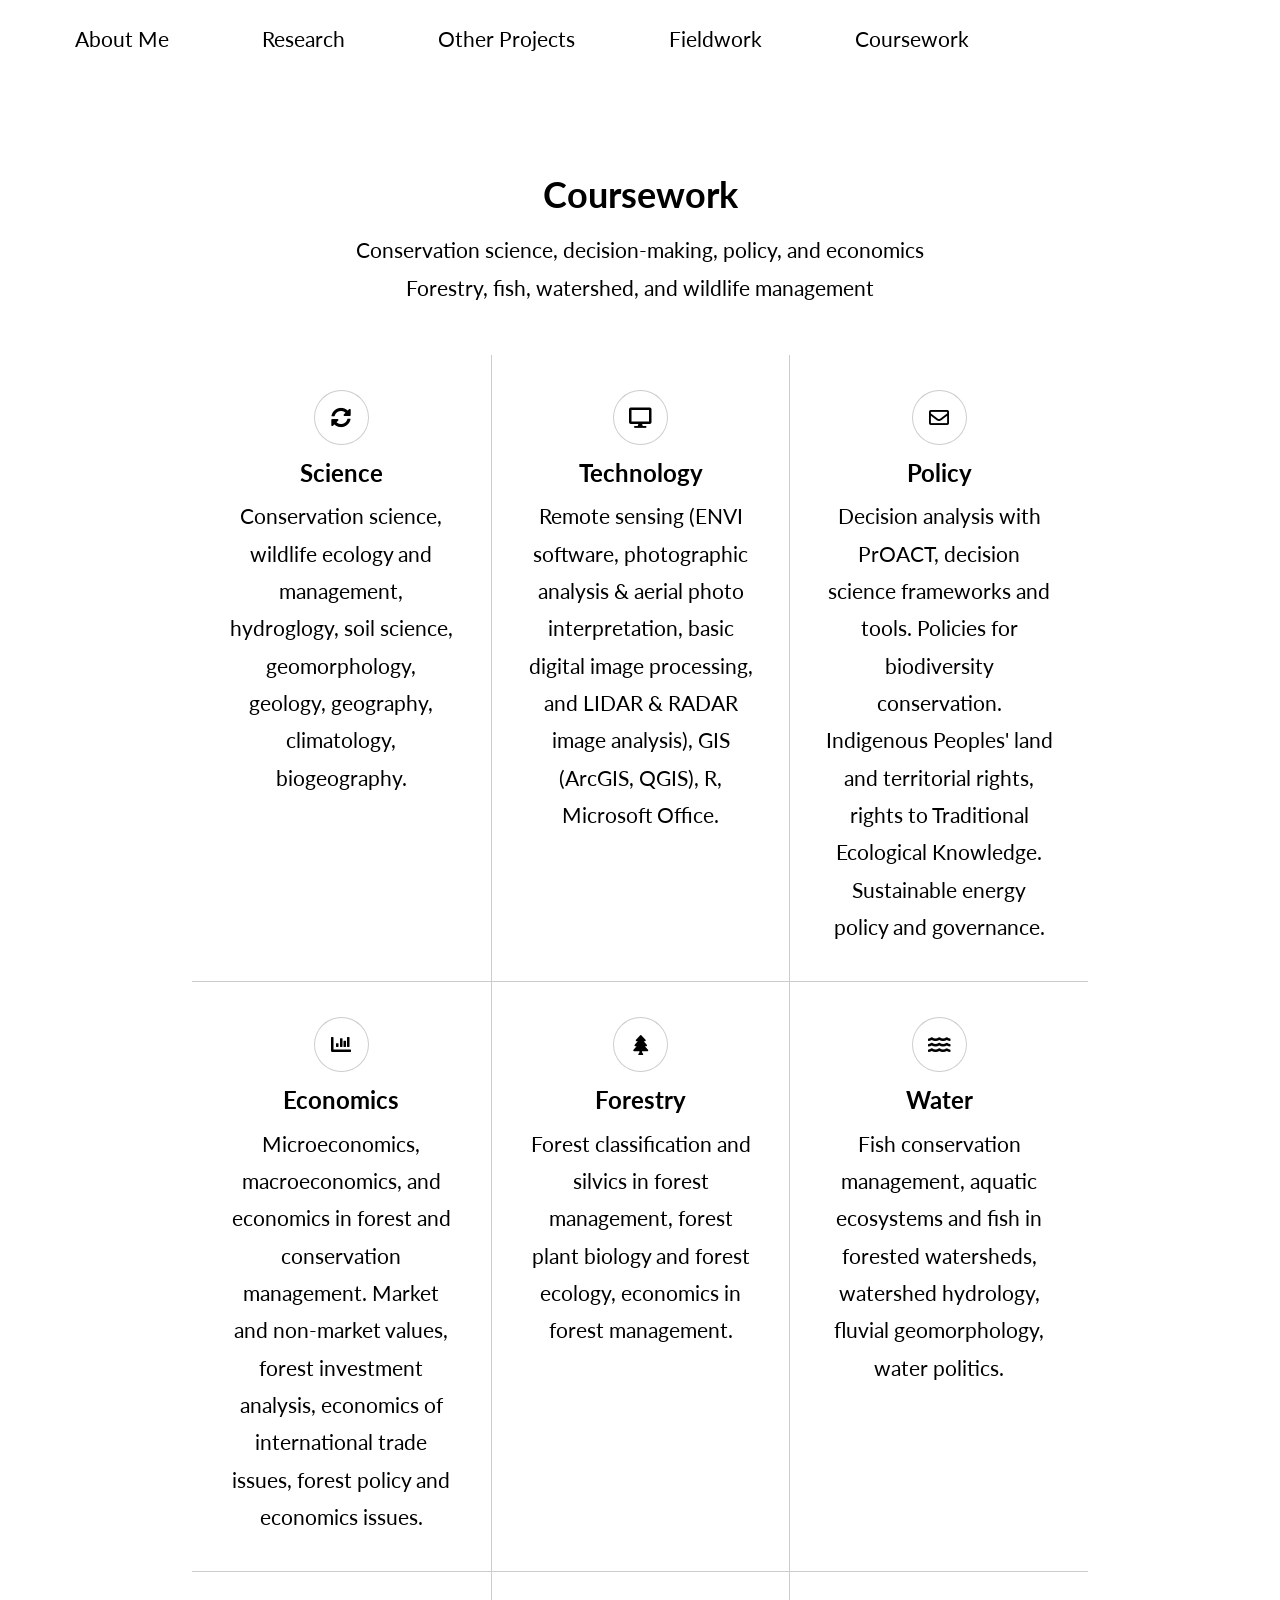
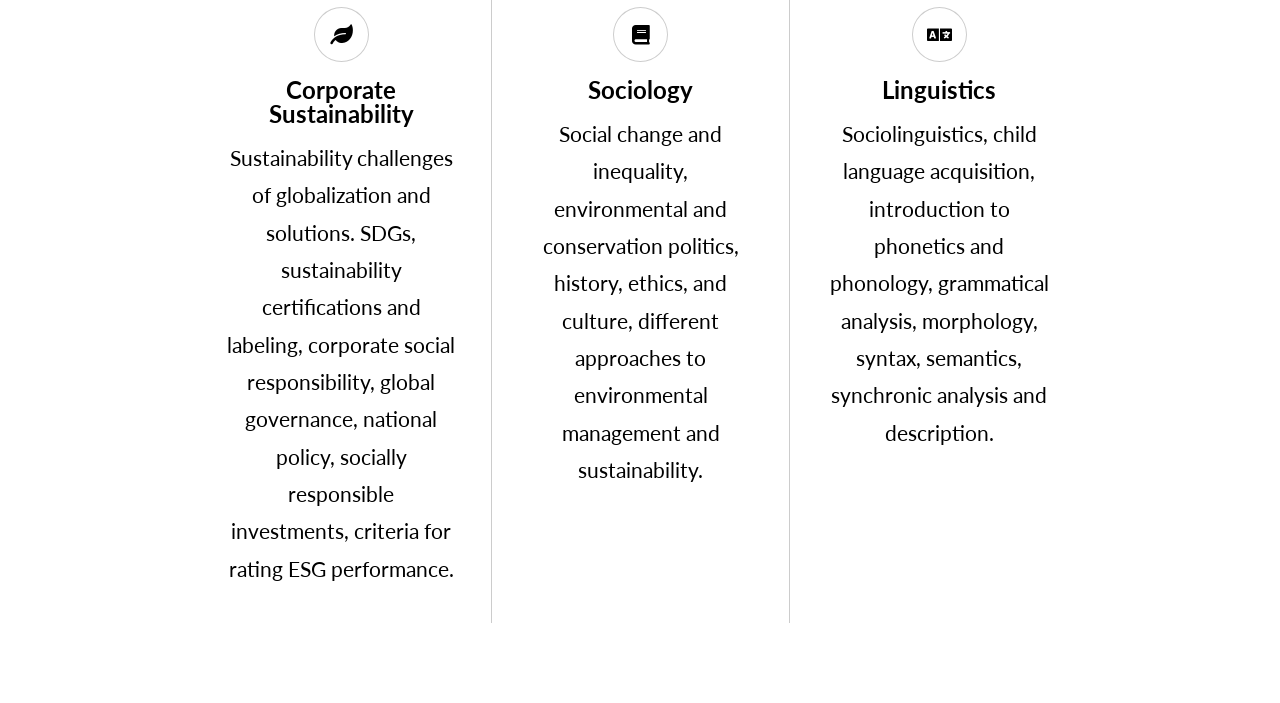
<file: courses.html>
<!DOCTYPE HTML>
<html>
	<head>
		<title>Tiffany Taketa Portfolio</title>
		<meta charset="utf-8" />
		<meta name="viewport" content="width=device-width, initial-scale=1, user-scalable=no" />
		<link rel="stylesheet" href="assets/css/main.css" />
		<noscript><link rel="stylesheet" href="assets/css/noscript.css" /></noscript>
		<script src="script.js" defer></script>
	</head>
	<body class="is-preload">

<!-- Nav -->
				<button id="open-sidebar-button" onclick="openSidebar()">
					<svg xmlns="http://www.w3.org/2000/svg" height="40px" viewBox="0 -960 960 960" width="40px" fill="#c9c9c9"><path d="M165.13-254.62q-10.68 0-17.9-7.26-7.23-7.26-7.23-18t7.23-17.86q7.22-7.13 17.9-7.13h629.74q10.68 0 17.9 7.26 7.23 7.26 7.23 18t-7.23 17.87q-7.22 7.12-17.9 7.12H165.13Zm0-200.25q-10.68 0-17.9-7.27-7.23-7.26-7.23-17.99 0-10.74 7.23-17.87 7.22-7.13 17.9-7.13h629.74q10.68 0 17.9 7.27 7.23 7.26 7.23 17.99 0 10.74-7.23 17.87-7.22 7.13-17.9 7.13H165.13Zm0-200.26q-10.68 0-17.9-7.26-7.23-7.26-7.23-18t7.23-17.87q7.22-7.12 17.9-7.12h629.74q10.68 0 17.9 7.26 7.23 7.26 7.23 18t-7.23 17.86q-7.22 7.13-17.9 7.13H165.13Z"/></svg>
				</button>
	<nav id="navbar">
		<ul>
			<li>
				<button id="close-sidebar-button" onclick="closeSidebar()">
				<svg xmlns="http://www.w3.org/2000/svg" height="40px" viewBox="0 -960 960 960" width="40px" fill="#c9c9c9"><path d="m480-444.62-209.69 209.7q-7.23 7.23-17.5 7.42-10.27.19-17.89-7.42-7.61-7.62-7.61-17.7 0-10.07 7.61-17.69L444.62-480l-209.7-209.69q-7.23-7.23-7.42-17.5-.19-10.27 7.42-17.89 7.62-7.61 17.7-7.61 10.07 0 17.69 7.61L480-515.38l209.69-209.7q7.23-7.23 17.5-7.42 10.27-.19 17.89 7.42 7.61 7.62 7.61 17.7 0 10.07-7.61 17.69L515.38-480l209.7 209.69q7.23 7.23 7.42 17.5.19 10.27-7.42 17.89-7.62 7.61-17.7 7.61-10.07 0-17.69-7.61L480-444.62Z"/></svg>
				</button>
			<li><a class="active" href=index.html class="active">About Me</a></li>
			<li><a href="research.html">Research</a></li>
			<li><a href="projects.html">Other Projects</a></li>
			<li><a href="fieldwork.html">Fieldwork</a></li>
			<li><a href="courses.html">Coursework</a></li>
		</ul>
			</nav>
	<div id="overlay" onclick="closeSidebar()"></div>

<!-- Wrapper -->
			<div id="wrapper" class="divided">
<!-- Relevant Coursework -->
					<section id="courses" class="wrapper style1 align-center">
						<div class="inner">
							<h2>Coursework</h2>
							<p>Conservation science, decision-making, policy, and economics
							</br>Forestry, fish, watershed, and wildlife management</p>
							<div class="items style1 medium onscroll-fade-in">
								<section>
									<span class="icon solid style2 major fa-sync-alt"></span>
									<h3>Science</h3>
									<p>Conservation science, wildlife ecology and management, hydroglogy, soil science, geomorphology, geology, geography, climatology, biogeography.</p>
								</section>
								<section>
									<span class="icon solid style2 major fa-desktop"></span>
									<h3>Technology</h3>
									<p>Remote sensing (ENVI software, photographic analysis & aerial photo interpretation, basic digital image processing, and LIDAR & RADAR image analysis), GIS (ArcGIS, QGIS), R, Microsoft Office.</p>
								</section>
								<section>
									<span class="icon style2 major fa-envelope"></span>
									<h3>Policy</h3>
									<p>Decision analysis with PrOACT, decision science frameworks and tools. Policies for biodiversity conservation. Indigenous Peoples' land and territorial rights, rights to Traditional Ecological Knowledge. Sustainable energy policy and governance.</p>
								</section>
								<section>
									<span class="icon solid style2 major fa-chart-bar"></span>
									<h3>Economics</h3>
									<p>Microeconomics, macroeconomics, and economics in forest and conservation management. Market and non-market values, forest investment analysis, economics of international trade issues, forest policy and economics issues.</p>
								</section>
								<section>
									<span class="icon solid style2 major fa-tree"></span>
									<h3>Forestry</h3>
									<p>Forest classification and silvics in forest management, forest plant biology and forest ecology, economics in forest management.</p>
								</section>
								<section>
									<span class="icon solid style2 major fa-water"></span>
									<h3>Water</h3>
									<p>Fish conservation management, aquatic ecosystems and fish in forested watersheds, watershed hydrology, fluvial geomorphology, water politics.</p>
								</section>								
								<section>
									<span class="icon solid style2 major fa-leaf"></span>
									<h3>Corporate Sustainability</h3>
									<p>Sustainability challenges of globalization and solutions. SDGs, sustainability certifications and labeling, corporate social responsibility, global governance, national policy, socially responsible investments, criteria for rating ESG performance.</p>
								</section>
								<section>
									<span class="icon solid style2 major fa-book"></span>
									<h3>Sociology</h3>
									<p>Social change and inequality, environmental and conservation politics, history, ethics, and culture, different approaches to environmental management and sustainability.</p>
								</section>
								<section>
									<span class="icon solid style2 major fa-language"></span>
									<h3>Linguistics</h3>
									<p>Sociolinguistics, child language acquisition, introduction to phonetics and phonology, grammatical analysis, morphology, syntax, semantics, synchronic analysis and description.</p>
								</section>
							</div>
						</div>
					</section>
	</div>

<!-- Scripts -->
			<script src="assets/js/jquery.min.js"></script>
			<script src="assets/js/jquery.scrollex.min.js"></script>
			<script src="assets/js/jquery.scrolly.min.js"></script>
			<script src="assets/js/browser.min.js"></script>
			<script src="assets/js/breakpoints.min.js"></script>
			<script src="assets/js/util.js"></script>
			<script src="assets/js/main.js"></script>

	</body>
</html>
</file>
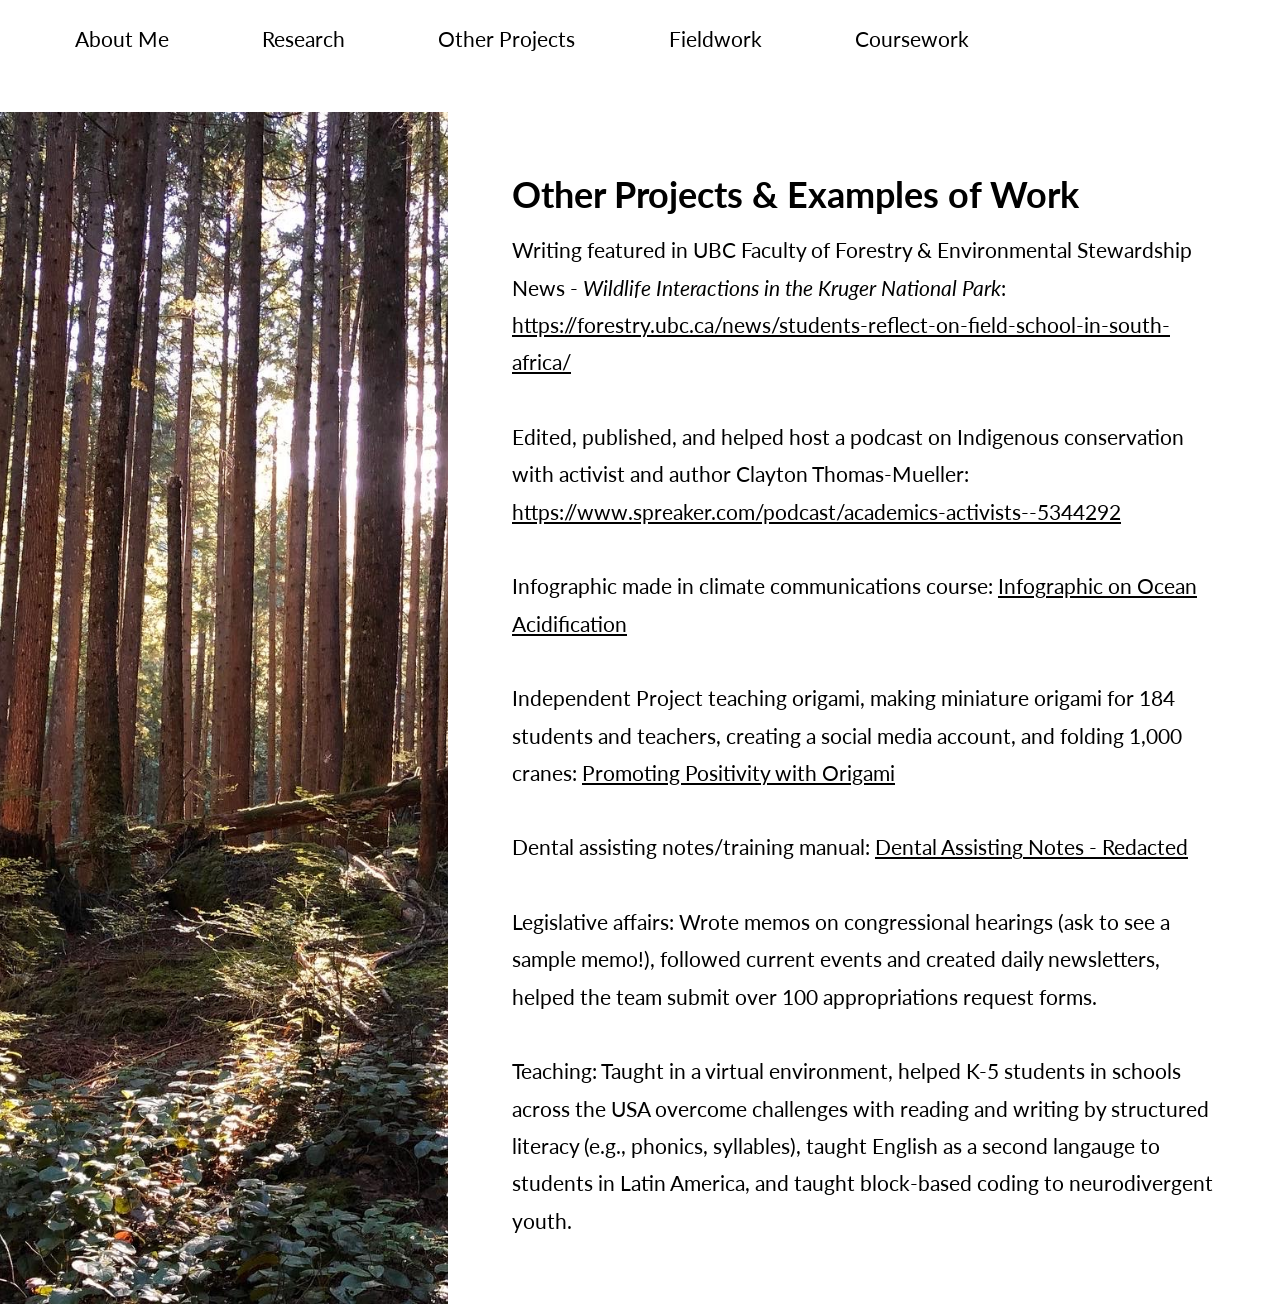
<file: projects.html>
<!DOCTYPE HTML>
<!--
	Story by HTML5 UP
	html5up.net | @ajlkn
	Free for personal and commercial use under the CCA 3.0 license (html5up.net/license)
-->
<html>
	<head>
		<title>Tiffany Taketa Portfolio</title>
		<meta charset="utf-8" />
		<meta name="viewport" content="width=device-width, initial-scale=1, user-scalable=no" />
		<link rel="stylesheet" href="assets/css/main.css" />
		<noscript><link rel="stylesheet" href="assets/css/noscript.css" /></noscript>
		<script src="script.js" defer></script>
	</head>
	<body class="is-preload">

	<!-- Nav -->
				<button id="open-sidebar-button" onclick="openSidebar()">
					<svg xmlns="http://www.w3.org/2000/svg" height="40px" viewBox="0 -960 960 960" width="40px" fill="#c9c9c9"><path d="M165.13-254.62q-10.68 0-17.9-7.26-7.23-7.26-7.23-18t7.23-17.86q7.22-7.13 17.9-7.13h629.74q10.68 0 17.9 7.26 7.23 7.26 7.23 18t-7.23 17.87q-7.22 7.12-17.9 7.12H165.13Zm0-200.25q-10.68 0-17.9-7.27-7.23-7.26-7.23-17.99 0-10.74 7.23-17.87 7.22-7.13 17.9-7.13h629.74q10.68 0 17.9 7.27 7.23 7.26 7.23 17.99 0 10.74-7.23 17.87-7.22 7.13-17.9 7.13H165.13Zm0-200.26q-10.68 0-17.9-7.26-7.23-7.26-7.23-18t7.23-17.87q7.22-7.12 17.9-7.12h629.74q10.68 0 17.9 7.26 7.23 7.26 7.23 18t-7.23 17.86q-7.22 7.13-17.9 7.13H165.13Z"/></svg>
				</button>
	<nav id="navbar">
		<ul>
			<li>
				<button id="close-sidebar-button" onclick="closeSidebar()">
				<svg xmlns="http://www.w3.org/2000/svg" height="40px" viewBox="0 -960 960 960" width="40px" fill="#c9c9c9"><path d="m480-444.62-209.69 209.7q-7.23 7.23-17.5 7.42-10.27.19-17.89-7.42-7.61-7.62-7.61-17.7 0-10.07 7.61-17.69L444.62-480l-209.7-209.69q-7.23-7.23-7.42-17.5-.19-10.27 7.42-17.89 7.62-7.61 17.7-7.61 10.07 0 17.69 7.61L480-515.38l209.69-209.7q7.23-7.23 17.5-7.42 10.27-.19 17.89 7.42 7.61 7.62 7.61 17.7 0 10.07-7.61 17.69L515.38-480l209.7 209.69q7.23 7.23 7.42 17.5.19 10.27-7.42 17.89-7.62 7.61-17.7 7.61-10.07 0-17.69-7.61L480-444.62Z"/></svg>
				</button>
			<li><a class="active" href=index.html class="active">About Me</a></li>
			<li><a href="research.html">Research</a></li>
			<li><a href="projects.html">Other Projects</a></li>
			<li><a href="fieldwork.html">Fieldwork</a></li>
			<li><a href="courses.html">Coursework</a></li>
		</ul>
			</nav>
	<div id="overlay" onclick="closeSidebar()"></div>
	
	<!-- Projects -->
 <div id="wrapper" class="divided">
					<section id="projects" class="spotlight style1 orient-right content-align-left image-position-center onload-image-fade-in onload-content-fade-left"">
						<div class="content">
							<h2>Other Projects & Examples of Work</h2>
								<p>Writing featured in UBC Faculty of Forestry & Environmental Stewardship News - <i>Wildlife Interactions in the Kruger National Park</i>: <a href="https://forestry.ubc.ca/news/students-reflect-on-field-school-in-south-africa/" target="blank"><span class="label"><u>https://forestry.ubc.ca/news/students-reflect-on-field-school-in-south-africa/</u></span></a>
									</br>
								</br>Edited, published, and helped host a podcast on Indigenous conservation with activist and author Clayton Thomas-Mueller: <a href="https://www.spreaker.com/podcast/academics-activists--5344292" target="_blank"><span class="label"><u>https://www.spreaker.com/podcast/academics-activists--5344292</u></span></a>
									</br>
								</br>Infographic made in climate communications course: <a href="files/OceanAcidificationInfographic.pdf" target="blank"><span class="label"><u>Infographic on Ocean Acidification</u></span></a>
									</br>
								</br>Independent Project teaching origami, making miniature origami for 184 students and teachers, creating a social media account, and folding 1,000 cranes: <a href="files/OrigamiProject.pdf" target="blank"><u>Promoting Positivity with Origami</u><span class="label"><u></u></span></a>
									</br>
								</br>Dental assisting notes/training manual: <a href="files/DentalAssistingNotes.pdf" target="blank"><span class="label"><u>Dental Assisting Notes - Redacted</u></span></a>
									</br>
								</br>Legislative affairs: Wrote memos on congressional hearings (ask to see a sample memo!), followed current events and created daily newsletters, helped the team submit over 100 appropriations request forms.
									</br>
								</br>Teaching: Taught in a virtual environment, helped K-5 students in schools across the USA overcome challenges with reading and writing by structured literacy (e.g., phonics, syllables), taught English as a second langauge to students in Latin America, and taught block-based coding to neurodivergent youth.
							</p>
						</div>
						<div class="image">
							<img src="images/forest.jpg" alt="" />
						</div>
					</section>
</div>
		
<!-- Scripts -->
			<script src="assets/js/jquery.min.js"></script>
			<script src="assets/js/jquery.scrollex.min.js"></script>
			<script src="assets/js/jquery.scrolly.min.js"></script>
			<script src="assets/js/browser.min.js"></script>
			<script src="assets/js/breakpoints.min.js"></script>
			<script src="assets/js/util.js"></script>
			<script src="assets/js/main.js"></script>

	</body>
</html>
</file>
<file: assets/css/noscript.css>
/*
	Story by HTML5 UP
	html5up.net | @ajlkn
	Free for personal and commercial use under the CCA 3.0 license (html5up.net/license)
*/

/* Banner (transitions) */

	.banner.onload-content-fade-up .content {
		-moz-transition: none;
		-webkit-transition: none;
		-ms-transition: none;
		transition: none;
	}

	body.is-preload .banner.onload-content-fade-up .content {
		-moz-transform: none;
		-webkit-transform: none;
		-ms-transform: none;
		transform: none;
		opacity: 1;
	}

	.banner.onload-content-fade-down .content {
		-moz-transition: none;
		-webkit-transition: none;
		-ms-transition: none;
		transition: none;
	}

	body.is-preload .banner.onload-content-fade-down .content {
		-moz-transform: none;
		-webkit-transform: none;
		-ms-transform: none;
		transform: none;
		opacity: 1;
	}

	.banner.onload-content-fade-left .content {
		-moz-transition: none;
		-webkit-transition: none;
		-ms-transition: none;
		transition: none;
	}

	body.is-preload .banner.onload-content-fade-left .content {
		-moz-transform: none;
		-webkit-transform: none;
		-ms-transform: none;
		transform: none;
		opacity: 1;
	}

	.banner.onload-content-fade-right .content {
		-moz-transition: none;
		-webkit-transition: none;
		-ms-transition: none;
		transition: none;
	}

	body.is-preload .banner.onload-content-fade-right .content {
		-moz-transform: none;
		-webkit-transform: none;
		-ms-transform: none;
		transform: none;
		opacity: 1;
	}

	.banner.onload-content-fade-in .content {
		-moz-transition: none;
		-webkit-transition: none;
		-ms-transition: none;
		transition: none;
	}

	body.is-preload .banner.onload-content-fade-in .content {
		-moz-transform: none;
		-webkit-transform: none;
		-ms-transform: none;
		transform: none;
		opacity: 1;
	}

	.banner.onload-image-fade-up .image {
		-moz-transition: none;
		-webkit-transition: none;
		-ms-transition: none;
		transition: none;
	}

		.banner.onload-image-fade-up .image img {
			-moz-transition: none;
			-webkit-transition: none;
			-ms-transition: none;
			transition: none;
		}

	body.is-preload .banner.onload-image-fade-up .image {
		-moz-transform: none;
		-webkit-transform: none;
		-ms-transform: none;
		transform: none;
		opacity: 1;
	}

		body.is-preload .banner.onload-image-fade-up .image img {
			opacity: 1;
		}

	.banner.onload-image-fade-down .image {
		-moz-transition: none;
		-webkit-transition: none;
		-ms-transition: none;
		transition: none;
	}

		.banner.onload-image-fade-down .image img {
			-moz-transition: none;
			-webkit-transition: none;
			-ms-transition: none;
			transition: none;
		}

	body.is-preload .banner.onload-image-fade-down .image {
		-moz-transform: none;
		-webkit-transform: none;
		-ms-transform: none;
		transform: none;
		opacity: 1;
	}

		body.is-preload .banner.onload-image-fade-down .image img {
			opacity: 1;
		}

	.banner.onload-image-fade-left .image {
		-moz-transition: none;
		-webkit-transition: none;
		-ms-transition: none;
		transition: none;
	}

		.banner.onload-image-fade-left .image img {
			-moz-transition: none;
			-webkit-transition: none;
			-ms-transition: none;
			transition: none;
		}

	body.is-preload .banner.onload-image-fade-left .image {
		-moz-transform: none;
		-webkit-transform: none;
		-ms-transform: none;
		transform: none;
		opacity: 1;
	}

		body.is-preload .banner.onload-image-fade-left .image img {
			opacity: 1;
		}

	.banner.onload-image-fade-right .image {
		-moz-transition: none;
		-webkit-transition: none;
		-ms-transition: none;
		transition: none;
	}

		.banner.onload-image-fade-right .image img {
			-moz-transition: none;
			-webkit-transition: none;
			-ms-transition: none;
			transition: none;
		}

	body.is-preload .banner.onload-image-fade-right .image {
		-moz-transform: none;
		-webkit-transform: none;
		-ms-transform: none;
		transform: none;
		opacity: 1;
	}

		body.is-preload .banner.onload-image-fade-right .image img {
			opacity: 1;
		}

	.banner.onload-image-fade-in .image img {
		-moz-transition: none;
		-webkit-transition: none;
		-ms-transition: none;
		transition: none;
	}

	body.is-preload .banner.onload-image-fade-in .image img {
		opacity: 1;
	}

	.banner.onscroll-content-fade-up .content {
		-moz-transition: none;
		-webkit-transition: none;
		-ms-transition: none;
		transition: none;
	}

	.banner.onscroll-content-fade-up.is-inactive .content {
		-moz-transform: none;
		-webkit-transform: none;
		-ms-transform: none;
		transform: none;
		opacity: 1;
	}

	.banner.onscroll-content-fade-down .content {
		-moz-transition: none;
		-webkit-transition: none;
		-ms-transition: none;
		transition: none;
	}

	.banner.onscroll-content-fade-down.is-inactive .content {
		-moz-transform: none;
		-webkit-transform: none;
		-ms-transform: none;
		transform: none;
		opacity: 1;
	}

	.banner.onscroll-content-fade-left .content {
		-moz-transition: none;
		-webkit-transition: none;
		-ms-transition: none;
		transition: none;
	}

	.banner.onscroll-content-fade-left.is-inactive .content {
		-moz-transform: none;
		-webkit-transform: none;
		-ms-transform: none;
		transform: none;
		opacity: 1;
	}

	.banner.onscroll-content-fade-right .content {
		-moz-transition: none;
		-webkit-transition: none;
		-ms-transition: none;
		transition: none;
	}

	.banner.onscroll-content-fade-right.is-inactive .content {
		-moz-transform: none;
		-webkit-transform: none;
		-ms-transform: none;
		transform: none;
		opacity: 1;
	}

	.banner.onscroll-content-fade-in .content {
		-moz-transition: none;
		-webkit-transition: none;
		-ms-transition: none;
		transition: none;
	}

	.banner.onscroll-content-fade-in.is-inactive .content {
		-moz-transform: none;
		-webkit-transform: none;
		-ms-transform: none;
		transform: none;
		opacity: 1;
	}

	.banner.onscroll-image-fade-up .image {
		-moz-transition: none;
		-webkit-transition: none;
		-ms-transition: none;
		transition: none;
	}

		.banner.onscroll-image-fade-up .image img {
			-moz-transition: none;
			-webkit-transition: none;
			-ms-transition: none;
			transition: none;
		}

	.banner.onscroll-image-fade-up.is-inactive .image {
		-moz-transform: none;
		-webkit-transform: none;
		-ms-transform: none;
		transform: none;
		opacity: 1;
	}

		.banner.onscroll-image-fade-up.is-inactive .image img {
			opacity: 1;
		}

	.banner.onscroll-image-fade-down .image {
		-moz-transition: none;
		-webkit-transition: none;
		-ms-transition: none;
		transition: none;
	}

		.banner.onscroll-image-fade-down .image img {
			-moz-transition: none;
			-webkit-transition: none;
			-ms-transition: none;
			transition: none;
		}

	.banner.onscroll-image-fade-down.is-inactive .image {
		-moz-transform: none;
		-webkit-transform: none;
		-ms-transform: none;
		transform: none;
		opacity: 1;
	}

		.banner.onscroll-image-fade-down.is-inactive .image img {
			opacity: 1;
		}

	.banner.onscroll-image-fade-left .image {
		-moz-transition: none;
		-webkit-transition: none;
		-ms-transition: none;
		transition: none;
	}

		.banner.onscroll-image-fade-left .image img {
			-moz-transition: none;
			-webkit-transition: none;
			-ms-transition: none;
			transition: none;
		}

	.banner.onscroll-image-fade-left.is-inactive .image {
		-moz-transform: none;
		-webkit-transform: none;
		-ms-transform: none;
		transform: none;
		opacity: 1;
	}

		.banner.onscroll-image-fade-left.is-inactive .image img {
			opacity: 1;
		}

	.banner.onscroll-image-fade-right .image {
		-moz-transition: none;
		-webkit-transition: none;
		-ms-transition: none;
		transition: none;
	}

		.banner.onscroll-image-fade-right .image img {
			-moz-transition: none;
			-webkit-transition: none;
			-ms-transition: none;
			transition: none;
		}

	.banner.onscroll-image-fade-right.is-inactive .image {
		-moz-transform: none;
		-webkit-transform: none;
		-ms-transform: none;
		transform: none;
		opacity: 1;
	}

		.banner.onscroll-image-fade-right.is-inactive .image img {
			opacity: 1;
		}

	.banner.onscroll-image-fade-in .image img {
		-moz-transition: none;
		-webkit-transition: none;
		-ms-transition: none;
		transition: none;
	}

	.banner.onscroll-image-fade-in.is-inactive .image img {
		opacity: 1;
	}
</file>
<file: assets/css/main.css>
@import url("fontawesome-all.min.css");
@import url("https://fonts.googleapis.com/css?family=Lato:400,400italic,700,700italic|Source+Code+Pro:400");

/*
	Story by HTML5 UP
	html5up.net | @ajlkn
	Free for personal and commercial use under the CCA 3.0 license (html5up.net/license)
*/

html {
  scroll-behavior: smooth;
}

html, body, div, span, applet, object,
iframe, h1, h2, h3, h4, h5, h6, p, blockquote,
pre, a, abbr, acronym, address, big, cite,
code, del, dfn, em, img, ins, kbd, q, s, samp,
small, strike, strong, sub, sup, tt, var, b,
u, i, center, dl, dt, dd, ol, ul, li, fieldset,
form, label, legend, table, caption, tbody,
tfoot, thead, tr, th, td, article, aside,
canvas, details, embed, figure, figcaption,
footer, header, hgroup, menu, nav, output, ruby,
section, summary, time, mark, audio, video {
	margin: 0;
	padding: 0;
	border: 0;
	font-size: 100%;
	font: inherit;
	vertical-align: baseline;}

article, aside, details, figcaption, figure,
footer, header, hgroup, menu, nav, section {
	display: block;}

body {
	line-height: 1;
}

ol, ul {
	list-style: none;
}
div#nav{ position:absolute; width:100%; height:150px; background:#000; } ul{ margin:0; padding:0; }

li{ display:inline; color: #000; }

blockquote, q {
	quotes: none;
}

	blockquote:before, blockquote:after, q:before, q:after {
		content: '';
		content: none;
	}

table {
	border-collapse: collapse;
	border-spacing: 0;
}

body {
	-webkit-text-size-adjust: none;
}

mark {
	background-color: transparent;
	color: inherit;
}

input::-moz-focus-inner {
	border: 0;
	padding: 0;
}

input, select, textarea {
	-moz-appearance: none;
	-webkit-appearance: none;
	-ms-appearance: none;
	appearance: none;
}

/* Navigation Bar */

:root{
	--primary-color: #ffffff;
}

nav{
	background-color: var(--primary-color);
	border-bottom:1px solid var(--hover-color);
}

 nav ul {
	list-style: none;
	display: flex;
 }

 nav li{
	display: flex;
 }

 nav .home-li{
	margin-right: auto;
 }
 nav a{
	display: flex;
	text-decoration: none;
	color: var(--text-color);
	padding: 1em 2em;
 }

 nav a:hover{
	background-color: var(--hover-color);
 }

 #open-sidebar-button{
	display: none;
	background: none;
	border: none;
	padding: 1em;
	margin-left: auto;
	cursor: pointer;
 }

  #close-sidebar-button{
	display: none;
	background: none;
	border: none;
	padding: 1em;
	cursor: pointer;
 }

 #overlay{
	position: fixed;
	inset: 0;
	z-index: 9;
	display: none;
 }

 @media screen and (max-width: 900px){
	#open-sidebar-button, #close-sidebar-button{
		display: block;
	}
	nav{
		position: fixed;
		top: 0;
		right: -100%;
		height: 100vh;
		width: min(15em, 100%);
		z-index: 10;
		border-left: 1px solid var(--hover-color);
		transition: right 300ms ease-out;
 }

 nav.show{
	right: 0;
 }

 nav.show ~ #overlay{
	display: block;
 }

 nav.show{
	display: block;
 }

 nav ul{
	width: 100%;
	flex-direction: column;
 }
 nav a{
	width: 100%;
	padding-left: 2.5em;
 }

 nav .home-li{
	margin-right: unset;
 }
}
/* Basic */

	@-ms-viewport {
		width: device-width;
	}

	body {
		-ms-overflow-style: scrollbar;
	}

	@media screen and (max-width: 480px) {

		html, body {
			min-width: 320px;
		}

	}

	html {
		box-sizing: border-box;
	}

	*, *:before, *:after {
		box-sizing: inherit;
	}

	body {
		background: #ffffff;
	}

		body.is-preload *, body.is-preload *:before, body.is-preload *:after {
			-moz-animation: none !important;
			-webkit-animation: none !important;
			-ms-animation: none !important;
			animation: none !important;
			-moz-transition: none !important;
			-webkit-transition: none !important;
			-ms-transition: none !important;
			transition: none !important;
		}

/* Type */

	html {
		font-size: 18pt;
	}

		@media screen and (max-width: 1680px) {

			html {
				font-size: 14pt;
			}

		}

		@media screen and (max-width: 1280px) {

			html {
				font-size: 12pt;
			}

		}

		@media screen and (max-width: 736px) {

			html {
				font-size: 11pt;
			}

		}

		@media screen and (max-width: 360px) {

			html {
				font-size: 10pt;
			}

		}

	body {
		background-color: #ffffff;
		color: #000000;
	}

	body, input, select, textarea {
		font-family: "Lato", sans-serif;
		font-size: 16pt;
		font-weight: 400;
		line-height: 1.75em;
	}

	a {
		-moz-transition: color 0.2s ease-in-out;
		-webkit-transition: color 0.2s ease-in-out;
		-ms-transition: color 0.2s ease-in-out;
		transition: color 0.2s ease-in-out;
		text-decoration: underline;
	}

		a:hover {
			text-decoration: none;
		}

	strong, b {
		font-weight: 700;
	}

	em, i {
		font-style: italic;
	}

	p {
  		font-style: normal !important;
		margin: 0 0 2rem 0;
	}

		p.major {
			font-size: 1.25rem;
		}

	h1, h2, h3, h4, h5, h6 {
		color: #777;
		font-weight: 700;
		line-height: 1em;
		margin: 0 0 0.5625em 0;
	}

		h1 a, h2 a, h3 a, h4 a, h5 a, h6 a {
			color: inherit;
			text-decoration: none;
		}

	h1 {
		font-size: 3.5rem;
		line-height: 1.2;
	}

	h2 {
		font-size: 2.25rem;
	}

	h3 {
		font-size: 1.5rem;
	}

	h4 {
		font-size: 1.1rem;
	}

	h5 {
		font-size: 0.9rem;
	}

	h6 {
		font-size: 0.7rem;
	}

	sub {
		font-size: 0.8rem;
		position: relative;
		top: 0.5rem;
	}

	sup {
		font-size: 0.8rem;
		position: relative;
		top: -0.5rem;
	}

	blockquote {
		border-left: solid 4px;
		font-style: italic;
		margin: 0 0 2rem 0;
		padding: 0.5rem 0 0.5rem 2rem;
	}

	code {
		border-radius: 4px;
		font-family: "Courier New", monospace;
		font-size: 0.9em;
		margin: 0 0.25rem;
		padding: 0.25rem 0.325rem;
	}

	pre {
		-webkit-overflow-scrolling: touch;
		font-family: "Courier New", monospace;
		font-size: 0.9em;
		margin: 0 0 2rem 0;
	}

		pre code {
			display: block;
			line-height: 1.5;
			padding: 0.75rem 1rem;
			overflow-x: auto;
		}

	hr {
		border: 0;
		border-bottom: solid 1px;
		margin: 2.5rem 0;
	}

		hr.major {
			margin: 3.5rem 0;
		}

	.align-left {
		text-align: left;
	}

	.align-center {
		text-align: center;
	}

	.align-right {
		text-align: right;
	}

	@media screen and (max-width: 736px) {

		p.major {
			font-size: 1.1rem;
		}

		h1 {
			font-size: 2.5rem;
		}

		h2 {
			font-size: 2rem;
		}

		h3 {
			font-size: 1.25rem;
		}

		h4 {
			font-size: 1rem;
		}

	}

	input, select, textarea {
		color: #000000;
	}

	a {
		color: #000000;
	}

		a:hover {
			color: #47D3E5;
		}

	strong, b {
		color: #000000;
	}

	h1, h2, h3, h4, h5, h6 {
		color: #000000;
	}

	blockquote {
		border-left-color: rgba(0, 0, 0, 0.2);
	}

	code {
		background: rgba(0, 0, 0, 0.05);
		border-color: rgba(0, 0, 0, 0.2);
	}

	hr {
		border-bottom-color: rgba(0, 0, 0, 0.2);
	}

/* Row */

	.row {
		display: flex;
		flex-wrap: wrap;
		box-sizing: border-box;
		align-items: stretch;
	}

		.row > * {
			box-sizing: border-box;
		}

		.row.gtr-uniform > * > :last-child {
			margin-bottom: 0;
		}

		.row.aln-left {
			justify-content: flex-start;
		}

		.row.aln-center {
			justify-content: center;
		}

		.row.aln-right {
			justify-content: flex-end;
		}

		.row.aln-top {
			align-items: flex-start;
		}

		.row.aln-middle {
			align-items: center;
		}

		.row.aln-bottom {
			align-items: flex-end;
		}

		.row > .imp {
			order: -1;
		}

		.row > .col-1 {
			width: 8.33333%;
		}

		.row > .off-1 {
			margin-left: 8.33333%;
		}

		.row > .col-2 {
			width: 16.66667%;
		}

		.row > .off-2 {
			margin-left: 16.66667%;
		}

		.row > .col-3 {
			width: 25%;
		}

		.row > .off-3 {
			margin-left: 25%;
		}

		.row > .col-4 {
			width: 33.33333%;
		}

		.row > .off-4 {
			margin-left: 33.33333%;
		}

		.row > .col-5 {
			width: 41.66667%;
		}

		.row > .off-5 {
			margin-left: 41.66667%;
		}

		.row > .col-6 {
			width: 50%;
		}

		.row > .off-6 {
			margin-left: 50%;
		}

		.row > .col-7 {
			width: 58.33333%;
		}

		.row > .off-7 {
			margin-left: 58.33333%;
		}

		.row > .col-8 {
			width: 66.66667%;
		}

		.row > .off-8 {
			margin-left: 66.66667%;
		}

		.row > .col-9 {
			width: 75%;
		}

		.row > .off-9 {
			margin-left: 75%;
		}

		.row > .col-10 {
			width: 83.33333%;
		}

		.row > .off-10 {
			margin-left: 83.33333%;
		}

		.row > .col-11 {
			width: 91.66667%;
		}

		.row > .off-11 {
			margin-left: 91.66667%;
		}

		.row > .col-12 {
			width: 100%;
		}

		.row > .off-12 {
			margin-left: 100%;
		}

		.row.gtr-0 {
			margin-top: 0;
			margin-left: 0rem;
		}

			.row.gtr-0 > * {
				padding: 0 0 0 0rem;
			}

			.row.gtr-0.gtr-uniform {
				margin-top: 0rem;
			}

				.row.gtr-0.gtr-uniform > * {
					padding-top: 0rem;
				}

		.row.gtr-25 {
			margin-top: 0;
			margin-left: -0.5rem;
		}

			.row.gtr-25 > * {
				padding: 0 0 0 0.5rem;
			}

			.row.gtr-25.gtr-uniform {
				margin-top: -0.5rem;
			}

				.row.gtr-25.gtr-uniform > * {
					padding-top: 0.5rem;
				}

		.row.gtr-50 {
			margin-top: 0;
			margin-left: -1rem;
		}

			.row.gtr-50 > * {
				padding: 0 0 0 1rem;
			}

			.row.gtr-50.gtr-uniform {
				margin-top: -1rem;
			}

				.row.gtr-50.gtr-uniform > * {
					padding-top: 1rem;
				}

		.row {
			margin-top: 0;
			margin-left: -2rem;
		}

			.row > * {
				padding: 0 0 0 2rem;
			}

			.row.gtr-uniform {
				margin-top: -2rem;
			}

				.row.gtr-uniform > * {
					padding-top: 2rem;
				}

		.row.gtr-150 {
			margin-top: 0;
			margin-left: -3rem;
		}

			.row.gtr-150 > * {
				padding: 0 0 0 3rem;
			}

			.row.gtr-150.gtr-uniform {
				margin-top: -3rem;
			}

				.row.gtr-150.gtr-uniform > * {
					padding-top: 3rem;
				}

		.row.gtr-200 {
			margin-top: 0;
			margin-left: -4rem;
		}

			.row.gtr-200 > * {
				padding: 0 0 0 4rem;
			}

			.row.gtr-200.gtr-uniform {
				margin-top: -4rem;
			}

				.row.gtr-200.gtr-uniform > * {
					padding-top: 4rem;
				}

		@media screen and (max-width: 1680px) {

			.row {
				display: flex;
				flex-wrap: wrap;
				box-sizing: border-box;
				align-items: stretch;
			}

				.row > * {
					box-sizing: border-box;
				}

				.row.gtr-uniform > * > :last-child {
					margin-bottom: 0;
				}

				.row.aln-left {
					justify-content: flex-start;
				}

				.row.aln-center {
					justify-content: center;
				}

				.row.aln-right {
					justify-content: flex-end;
				}

				.row.aln-top {
					align-items: flex-start;
				}

				.row.aln-middle {
					align-items: center;
				}

				.row.aln-bottom {
					align-items: flex-end;
				}

				.row > .imp-xlarge {
					order: -1;
				}

				.row > .col-1-xlarge {
					width: 8.33333%;
				}

				.row > .off-1-xlarge {
					margin-left: 8.33333%;
				}

				.row > .col-2-xlarge {
					width: 16.66667%;
				}

				.row > .off-2-xlarge {
					margin-left: 16.66667%;
				}

				.row > .col-3-xlarge {
					width: 25%;
				}

				.row > .off-3-xlarge {
					margin-left: 25%;
				}

				.row > .col-4-xlarge {
					width: 33.33333%;
				}

				.row > .off-4-xlarge {
					margin-left: 33.33333%;
				}

				.row > .col-5-xlarge {
					width: 41.66667%;
				}

				.row > .off-5-xlarge {
					margin-left: 41.66667%;
				}

				.row > .col-6-xlarge {
					width: 50%;
				}

				.row > .off-6-xlarge {
					margin-left: 50%;
				}

				.row > .col-7-xlarge {
					width: 58.33333%;
				}

				.row > .off-7-xlarge {
					margin-left: 58.33333%;
				}

				.row > .col-8-xlarge {
					width: 66.66667%;
				}

				.row > .off-8-xlarge {
					margin-left: 66.66667%;
				}

				.row > .col-9-xlarge {
					width: 75%;
				}

				.row > .off-9-xlarge {
					margin-left: 75%;
				}

				.row > .col-10-xlarge {
					width: 83.33333%;
				}

				.row > .off-10-xlarge {
					margin-left: 83.33333%;
				}

				.row > .col-11-xlarge {
					width: 91.66667%;
				}

				.row > .off-11-xlarge {
					margin-left: 91.66667%;
				}

				.row > .col-12-xlarge {
					width: 100%;
				}

				.row > .off-12-xlarge {
					margin-left: 100%;
				}

				.row.gtr-0 {
					margin-top: 0;
					margin-left: 0rem;
				}

					.row.gtr-0 > * {
						padding: 0 0 0 0rem;
					}

					.row.gtr-0.gtr-uniform {
						margin-top: 0rem;
					}

						.row.gtr-0.gtr-uniform > * {
							padding-top: 0rem;
						}

				.row.gtr-25 {
					margin-top: 0;
					margin-left: -0.5rem;
				}

					.row.gtr-25 > * {
						padding: 0 0 0 0.5rem;
					}

					.row.gtr-25.gtr-uniform {
						margin-top: -0.5rem;
					}

						.row.gtr-25.gtr-uniform > * {
							padding-top: 0.5rem;
						}

				.row.gtr-50 {
					margin-top: 0;
					margin-left: -1rem;
				}

					.row.gtr-50 > * {
						padding: 0 0 0 1rem;
					}

					.row.gtr-50.gtr-uniform {
						margin-top: -1rem;
					}

						.row.gtr-50.gtr-uniform > * {
							padding-top: 1rem;
						}

				.row {
					margin-top: 0;
					margin-left: -2rem;
				}

					.row > * {
						padding: 0 0 0 2rem;
					}

					.row.gtr-uniform {
						margin-top: -2rem;
					}

						.row.gtr-uniform > * {
							padding-top: 2rem;
						}

				.row.gtr-150 {
					margin-top: 0;
					margin-left: -3rem;
				}

					.row.gtr-150 > * {
						padding: 0 0 0 3rem;
					}

					.row.gtr-150.gtr-uniform {
						margin-top: -3rem;
					}

						.row.gtr-150.gtr-uniform > * {
							padding-top: 3rem;
						}

				.row.gtr-200 {
					margin-top: 0;
					margin-left: -4rem;
				}

					.row.gtr-200 > * {
						padding: 0 0 0 4rem;
					}

					.row.gtr-200.gtr-uniform {
						margin-top: -4rem;
					}

						.row.gtr-200.gtr-uniform > * {
							padding-top: 4rem;
						}

		}

		@media screen and (max-width: 1280px) {

			.row {
				display: flex;
				flex-wrap: wrap;
				box-sizing: border-box;
				align-items: stretch;
			}

				.row > * {
					box-sizing: border-box;
				}

				.row.gtr-uniform > * > :last-child {
					margin-bottom: 0;
				}

				.row.aln-left {
					justify-content: flex-start;
				}

				.row.aln-center {
					justify-content: center;
				}

				.row.aln-right {
					justify-content: flex-end;
				}

				.row.aln-top {
					align-items: flex-start;
				}

				.row.aln-middle {
					align-items: center;
				}

				.row.aln-bottom {
					align-items: flex-end;
				}

				.row > .imp-large {
					order: -1;
				}

				.row > .col-1-large {
					width: 8.33333%;
				}

				.row > .off-1-large {
					margin-left: 8.33333%;
				}

				.row > .col-2-large {
					width: 16.66667%;
				}

				.row > .off-2-large {
					margin-left: 16.66667%;
				}

				.row > .col-3-large {
					width: 25%;
				}

				.row > .off-3-large {
					margin-left: 25%;
				}

				.row > .col-4-large {
					width: 33.33333%;
				}

				.row > .off-4-large {
					margin-left: 33.33333%;
				}

				.row > .col-5-large {
					width: 41.66667%;
				}

				.row > .off-5-large {
					margin-left: 41.66667%;
				}

				.row > .col-6-large {
					width: 50%;
				}

				.row > .off-6-large {
					margin-left: 50%;
				}

				.row > .col-7-large {
					width: 58.33333%;
				}

				.row > .off-7-large {
					margin-left: 58.33333%;
				}

				.row > .col-8-large {
					width: 66.66667%;
				}

				.row > .off-8-large {
					margin-left: 66.66667%;
				}

				.row > .col-9-large {
					width: 75%;
				}

				.row > .off-9-large {
					margin-left: 75%;
				}

				.row > .col-10-large {
					width: 83.33333%;
				}

				.row > .off-10-large {
					margin-left: 83.33333%;
				}

				.row > .col-11-large {
					width: 91.66667%;
				}

				.row > .off-11-large {
					margin-left: 91.66667%;
				}

				.row > .col-12-large {
					width: 100%;
				}

				.row > .off-12-large {
					margin-left: 100%;
				}

				.row.gtr-0 {
					margin-top: 0;
					margin-left: 0rem;
				}

					.row.gtr-0 > * {
						padding: 0 0 0 0rem;
					}

					.row.gtr-0.gtr-uniform {
						margin-top: 0rem;
					}

						.row.gtr-0.gtr-uniform > * {
							padding-top: 0rem;
						}

				.row.gtr-25 {
					margin-top: 0;
					margin-left: -0.5rem;
				}

					.row.gtr-25 > * {
						padding: 0 0 0 0.5rem;
					}

					.row.gtr-25.gtr-uniform {
						margin-top: -0.5rem;
					}

						.row.gtr-25.gtr-uniform > * {
							padding-top: 0.5rem;
						}

				.row.gtr-50 {
					margin-top: 0;
					margin-left: -1rem;
				}

					.row.gtr-50 > * {
						padding: 0 0 0 1rem;
					}

					.row.gtr-50.gtr-uniform {
						margin-top: -1rem;
					}

						.row.gtr-50.gtr-uniform > * {
							padding-top: 1rem;
						}

				.row {
					margin-top: 0;
					margin-left: -2rem;
				}

					.row > * {
						padding: 0 0 0 2rem;
					}

					.row.gtr-uniform {
						margin-top: -2rem;
					}

						.row.gtr-uniform > * {
							padding-top: 2rem;
						}

				.row.gtr-150 {
					margin-top: 0;
					margin-left: -3rem;
				}

					.row.gtr-150 > * {
						padding: 0 0 0 3rem;
					}

					.row.gtr-150.gtr-uniform {
						margin-top: -3rem;
					}

						.row.gtr-150.gtr-uniform > * {
							padding-top: 3rem;
						}

				.row.gtr-200 {
					margin-top: 0;
					margin-left: -4rem;
				}

					.row.gtr-200 > * {
						padding: 0 0 0 4rem;
					}

					.row.gtr-200.gtr-uniform {
						margin-top: -4rem;
					}

						.row.gtr-200.gtr-uniform > * {
							padding-top: 4rem;
						}

		}

		@media screen and (max-width: 980px) {

			.row {
				display: flex;
				flex-wrap: wrap;
				box-sizing: border-box;
				align-items: stretch;
			}

				.row > * {
					box-sizing: border-box;
				}

				.row.gtr-uniform > * > :last-child {
					margin-bottom: 0;
				}

				.row.aln-left {
					justify-content: flex-start;
				}

				.row.aln-center {
					justify-content: center;
				}

				.row.aln-right {
					justify-content: flex-end;
				}

				.row.aln-top {
					align-items: flex-start;
				}

				.row.aln-middle {
					align-items: center;
				}

				.row.aln-bottom {
					align-items: flex-end;
				}

				.row > .imp-medium {
					order: -1;
				}

				.row > .col-1-medium {
					width: 8.33333%;
				}

				.row > .off-1-medium {
					margin-left: 8.33333%;
				}

				.row > .col-2-medium {
					width: 16.66667%;
				}

				.row > .off-2-medium {
					margin-left: 16.66667%;
				}

				.row > .col-3-medium {
					width: 25%;
				}

				.row > .off-3-medium {
					margin-left: 25%;
				}

				.row > .col-4-medium {
					width: 33.33333%;
				}

				.row > .off-4-medium {
					margin-left: 33.33333%;
				}

				.row > .col-5-medium {
					width: 41.66667%;
				}

				.row > .off-5-medium {
					margin-left: 41.66667%;
				}

				.row > .col-6-medium {
					width: 50%;
				}

				.row > .off-6-medium {
					margin-left: 50%;
				}

				.row > .col-7-medium {
					width: 58.33333%;
				}

				.row > .off-7-medium {
					margin-left: 58.33333%;
				}

				.row > .col-8-medium {
					width: 66.66667%;
				}

				.row > .off-8-medium {
					margin-left: 66.66667%;
				}

				.row > .col-9-medium {
					width: 75%;
				}

				.row > .off-9-medium {
					margin-left: 75%;
				}

				.row > .col-10-medium {
					width: 83.33333%;
				}

				.row > .off-10-medium {
					margin-left: 83.33333%;
				}

				.row > .col-11-medium {
					width: 91.66667%;
				}

				.row > .off-11-medium {
					margin-left: 91.66667%;
				}

				.row > .col-12-medium {
					width: 100%;
				}

				.row > .off-12-medium {
					margin-left: 100%;
				}

				.row.gtr-0 {
					margin-top: 0;
					margin-left: 0rem;
				}

					.row.gtr-0 > * {
						padding: 0 0 0 0rem;
					}

					.row.gtr-0.gtr-uniform {
						margin-top: 0rem;
					}

						.row.gtr-0.gtr-uniform > * {
							padding-top: 0rem;
						}

				.row.gtr-25 {
					margin-top: 0;
					margin-left: -0.5rem;
				}

					.row.gtr-25 > * {
						padding: 0 0 0 0.5rem;
					}

					.row.gtr-25.gtr-uniform {
						margin-top: -0.5rem;
					}

						.row.gtr-25.gtr-uniform > * {
							padding-top: 0.5rem;
						}

				.row.gtr-50 {
					margin-top: 0;
					margin-left: -1rem;
				}

					.row.gtr-50 > * {
						padding: 0 0 0 1rem;
					}

					.row.gtr-50.gtr-uniform {
						margin-top: -1rem;
					}

						.row.gtr-50.gtr-uniform > * {
							padding-top: 1rem;
						}

				.row {
					margin-top: 0;
					margin-left: -2rem;
				}

					.row > * {
						padding: 0 0 0 2rem;
					}

					.row.gtr-uniform {
						margin-top: -2rem;
					}

						.row.gtr-uniform > * {
							padding-top: 2rem;
						}

				.row.gtr-150 {
					margin-top: 0;
					margin-left: -3rem;
				}

					.row.gtr-150 > * {
						padding: 0 0 0 3rem;
					}

					.row.gtr-150.gtr-uniform {
						margin-top: -3rem;
					}

						.row.gtr-150.gtr-uniform > * {
							padding-top: 3rem;
						}

				.row.gtr-200 {
					margin-top: 0;
					margin-left: -4rem;
				}

					.row.gtr-200 > * {
						padding: 0 0 0 4rem;
					}

					.row.gtr-200.gtr-uniform {
						margin-top: -4rem;
					}

						.row.gtr-200.gtr-uniform > * {
							padding-top: 4rem;
						}

		}

		@media screen and (max-width: 736px) {

			.row {
				display: flex;
				flex-wrap: wrap;
				box-sizing: border-box;
				align-items: stretch;
			}

				.row > * {
					box-sizing: border-box;
				}

				.row.gtr-uniform > * > :last-child {
					margin-bottom: 0;
				}

				.row.aln-left {
					justify-content: flex-start;
				}

				.row.aln-center {
					justify-content: center;
				}

				.row.aln-right {
					justify-content: flex-end;
				}

				.row.aln-top {
					align-items: flex-start;
				}

				.row.aln-middle {
					align-items: center;
				}

				.row.aln-bottom {
					align-items: flex-end;
				}

				.row > .imp-small {
					order: -1;
				}

				.row > .col-1-small {
					width: 8.33333%;
				}

				.row > .off-1-small {
					margin-left: 8.33333%;
				}

				.row > .col-2-small {
					width: 16.66667%;
				}

				.row > .off-2-small {
					margin-left: 16.66667%;
				}

				.row > .col-3-small {
					width: 25%;
				}

				.row > .off-3-small {
					margin-left: 25%;
				}

				.row > .col-4-small {
					width: 33.33333%;
				}

				.row > .off-4-small {
					margin-left: 33.33333%;
				}

				.row > .col-5-small {
					width: 41.66667%;
				}

				.row > .off-5-small {
					margin-left: 41.66667%;
				}

				.row > .col-6-small {
					width: 50%;
				}

				.row > .off-6-small {
					margin-left: 50%;
				}

				.row > .col-7-small {
					width: 58.33333%;
				}

				.row > .off-7-small {
					margin-left: 58.33333%;
				}

				.row > .col-8-small {
					width: 66.66667%;
				}

				.row > .off-8-small {
					margin-left: 66.66667%;
				}

				.row > .col-9-small {
					width: 75%;
				}

				.row > .off-9-small {
					margin-left: 75%;
				}

				.row > .col-10-small {
					width: 83.33333%;
				}

				.row > .off-10-small {
					margin-left: 83.33333%;
				}

				.row > .col-11-small {
					width: 91.66667%;
				}

				.row > .off-11-small {
					margin-left: 91.66667%;
				}

				.row > .col-12-small {
					width: 100%;
				}

				.row > .off-12-small {
					margin-left: 100%;
				}

				.row.gtr-0 {
					margin-top: 0;
					margin-left: 0rem;
				}

					.row.gtr-0 > * {
						padding: 0 0 0 0rem;
					}

					.row.gtr-0.gtr-uniform {
						margin-top: 0rem;
					}

						.row.gtr-0.gtr-uniform > * {
							padding-top: 0rem;
						}

				.row.gtr-25 {
					margin-top: 0;
					margin-left: -0.5rem;
				}

					.row.gtr-25 > * {
						padding: 0 0 0 0.5rem;
					}

					.row.gtr-25.gtr-uniform {
						margin-top: -0.5rem;
					}

						.row.gtr-25.gtr-uniform > * {
							padding-top: 0.5rem;
						}

				.row.gtr-50 {
					margin-top: 0;
					margin-left: -1rem;
				}

					.row.gtr-50 > * {
						padding: 0 0 0 1rem;
					}

					.row.gtr-50.gtr-uniform {
						margin-top: -1rem;
					}

						.row.gtr-50.gtr-uniform > * {
							padding-top: 1rem;
						}

				.row {
					margin-top: 0;
					margin-left: -2rem;
				}

					.row > * {
						padding: 0 0 0 2rem;
					}

					.row.gtr-uniform {
						margin-top: -2rem;
					}

						.row.gtr-uniform > * {
							padding-top: 2rem;
						}

				.row.gtr-150 {
					margin-top: 0;
					margin-left: -3rem;
				}

					.row.gtr-150 > * {
						padding: 0 0 0 3rem;
					}

					.row.gtr-150.gtr-uniform {
						margin-top: -3rem;
					}

						.row.gtr-150.gtr-uniform > * {
							padding-top: 3rem;
						}

				.row.gtr-200 {
					margin-top: 0;
					margin-left: -4rem;
				}

					.row.gtr-200 > * {
						padding: 0 0 0 4rem;
					}

					.row.gtr-200.gtr-uniform {
						margin-top: -4rem;
					}

						.row.gtr-200.gtr-uniform > * {
							padding-top: 4rem;
						}

		}

		@media screen and (max-width: 480px) {

			.row {
				display: flex;
				flex-wrap: wrap;
				box-sizing: border-box;
				align-items: stretch;
			}

				.row > * {
					box-sizing: border-box;
				}

				.row.gtr-uniform > * > :last-child {
					margin-bottom: 0;
				}

				.row.aln-left {
					justify-content: flex-start;
				}

				.row.aln-center {
					justify-content: center;
				}

				.row.aln-right {
					justify-content: flex-end;
				}

				.row.aln-top {
					align-items: flex-start;
				}

				.row.aln-middle {
					align-items: center;
				}

				.row.aln-bottom {
					align-items: flex-end;
				}

				.row > .imp-xsmall {
					order: -1;
				}

				.row > .col-1-xsmall {
					width: 8.33333%;
				}

				.row > .off-1-xsmall {
					margin-left: 8.33333%;
				}

				.row > .col-2-xsmall {
					width: 16.66667%;
				}

				.row > .off-2-xsmall {
					margin-left: 16.66667%;
				}

				.row > .col-3-xsmall {
					width: 25%;
				}

				.row > .off-3-xsmall {
					margin-left: 25%;
				}

				.row > .col-4-xsmall {
					width: 33.33333%;
				}

				.row > .off-4-xsmall {
					margin-left: 33.33333%;
				}

				.row > .col-5-xsmall {
					width: 41.66667%;
				}

				.row > .off-5-xsmall {
					margin-left: 41.66667%;
				}

				.row > .col-6-xsmall {
					width: 50%;
				}

				.row > .off-6-xsmall {
					margin-left: 50%;
				}

				.row > .col-7-xsmall {
					width: 58.33333%;
				}

				.row > .off-7-xsmall {
					margin-left: 58.33333%;
				}

				.row > .col-8-xsmall {
					width: 66.66667%;
				}

				.row > .off-8-xsmall {
					margin-left: 66.66667%;
				}

				.row > .col-9-xsmall {
					width: 75%;
				}

				.row > .off-9-xsmall {
					margin-left: 75%;
				}

				.row > .col-10-xsmall {
					width: 83.33333%;
				}

				.row > .off-10-xsmall {
					margin-left: 83.33333%;
				}

				.row > .col-11-xsmall {
					width: 91.66667%;
				}

				.row > .off-11-xsmall {
					margin-left: 91.66667%;
				}

				.row > .col-12-xsmall {
					width: 100%;
				}

				.row > .off-12-xsmall {
					margin-left: 100%;
				}

				.row.gtr-0 {
					margin-top: 0;
					margin-left: 0rem;
				}

					.row.gtr-0 > * {
						padding: 0 0 0 0rem;
					}

					.row.gtr-0.gtr-uniform {
						margin-top: 0rem;
					}

						.row.gtr-0.gtr-uniform > * {
							padding-top: 0rem;
						}

				.row.gtr-25 {
					margin-top: 0;
					margin-left: -0.5rem;
				}

					.row.gtr-25 > * {
						padding: 0 0 0 0.5rem;
					}

					.row.gtr-25.gtr-uniform {
						margin-top: -0.5rem;
					}

						.row.gtr-25.gtr-uniform > * {
							padding-top: 0.5rem;
						}

				.row.gtr-50 {
					margin-top: 0;
					margin-left: -1rem;
				}

					.row.gtr-50 > * {
						padding: 0 0 0 1rem;
					}

					.row.gtr-50.gtr-uniform {
						margin-top: -1rem;
					}

						.row.gtr-50.gtr-uniform > * {
							padding-top: 1rem;
						}

				.row {
					margin-top: 0;
					margin-left: -2rem;
				}

					.row > * {
						padding: 0 0 0 2rem;
					}

					.row.gtr-uniform {
						margin-top: -2rem;
					}

						.row.gtr-uniform > * {
							padding-top: 2rem;
						}

				.row.gtr-150 {
					margin-top: 0;
					margin-left: -3rem;
				}

					.row.gtr-150 > * {
						padding: 0 0 0 3rem;
					}

					.row.gtr-150.gtr-uniform {
						margin-top: -3rem;
					}

						.row.gtr-150.gtr-uniform > * {
							padding-top: 3rem;
						}

				.row.gtr-200 {
					margin-top: 0;
					margin-left: -4rem;
				}

					.row.gtr-200 > * {
						padding: 0 0 0 4rem;
					}

					.row.gtr-200.gtr-uniform {
						margin-top: -4rem;
					}

						.row.gtr-200.gtr-uniform > * {
							padding-top: 4rem;
						}

		}

		@media screen and (max-width: 360px) {

			.row {
				display: flex;
				flex-wrap: wrap;
				box-sizing: border-box;
				align-items: stretch;
			}

				.row > * {
					box-sizing: border-box;
				}

				.row.gtr-uniform > * > :last-child {
					margin-bottom: 0;
				}

				.row.aln-left {
					justify-content: flex-start;
				}

				.row.aln-center {
					justify-content: center;
				}

				.row.aln-right {
					justify-content: flex-end;
				}

				.row.aln-top {
					align-items: flex-start;
				}

				.row.aln-middle {
					align-items: center;
				}

				.row.aln-bottom {
					align-items: flex-end;
				}

				.row > .imp-xxsmall {
					order: -1;
				}

				.row > .col-1-xxsmall {
					width: 8.33333%;
				}

				.row > .off-1-xxsmall {
					margin-left: 8.33333%;
				}

				.row > .col-2-xxsmall {
					width: 16.66667%;
				}

				.row > .off-2-xxsmall {
					margin-left: 16.66667%;
				}

				.row > .col-3-xxsmall {
					width: 25%;
				}

				.row > .off-3-xxsmall {
					margin-left: 25%;
				}

				.row > .col-4-xxsmall {
					width: 33.33333%;
				}

				.row > .off-4-xxsmall {
					margin-left: 33.33333%;
				}

				.row > .col-5-xxsmall {
					width: 41.66667%;
				}

				.row > .off-5-xxsmall {
					margin-left: 41.66667%;
				}

				.row > .col-6-xxsmall {
					width: 50%;
				}

				.row > .off-6-xxsmall {
					margin-left: 50%;
				}

				.row > .col-7-xxsmall {
					width: 58.33333%;
				}

				.row > .off-7-xxsmall {
					margin-left: 58.33333%;
				}

				.row > .col-8-xxsmall {
					width: 66.66667%;
				}

				.row > .off-8-xxsmall {
					margin-left: 66.66667%;
				}

				.row > .col-9-xxsmall {
					width: 75%;
				}

				.row > .off-9-xxsmall {
					margin-left: 75%;
				}

				.row > .col-10-xxsmall {
					width: 83.33333%;
				}

				.row > .off-10-xxsmall {
					margin-left: 83.33333%;
				}

				.row > .col-11-xxsmall {
					width: 91.66667%;
				}

				.row > .off-11-xxsmall {
					margin-left: 91.66667%;
				}

				.row > .col-12-xxsmall {
					width: 100%;
				}

				.row > .off-12-xxsmall {
					margin-left: 100%;
				}

				.row.gtr-0 {
					margin-top: 0;
					margin-left: 0rem;
				}

					.row.gtr-0 > * {
						padding: 0 0 0 0rem;
					}

					.row.gtr-0.gtr-uniform {
						margin-top: 0rem;
					}

						.row.gtr-0.gtr-uniform > * {
							padding-top: 0rem;
						}

				.row.gtr-25 {
					margin-top: 0;
					margin-left: -0.5rem;
				}

					.row.gtr-25 > * {
						padding: 0 0 0 0.5rem;
					}

					.row.gtr-25.gtr-uniform {
						margin-top: -0.5rem;
					}

						.row.gtr-25.gtr-uniform > * {
							padding-top: 0.5rem;
						}

				.row.gtr-50 {
					margin-top: 0;
					margin-left: -1rem;
				}

					.row.gtr-50 > * {
						padding: 0 0 0 1rem;
					}

					.row.gtr-50.gtr-uniform {
						margin-top: -1rem;
					}

						.row.gtr-50.gtr-uniform > * {
							padding-top: 1rem;
						}

				.row {
					margin-top: 0;
					margin-left: -2rem;
				}

					.row > * {
						padding: 0 0 0 2rem;
					}

					.row.gtr-uniform {
						margin-top: -2rem;
					}

						.row.gtr-uniform > * {
							padding-top: 2rem;
						}

				.row.gtr-150 {
					margin-top: 0;
					margin-left: -3rem;
				}

					.row.gtr-150 > * {
						padding: 0 0 0 3rem;
					}

					.row.gtr-150.gtr-uniform {
						margin-top: -3rem;
					}

						.row.gtr-150.gtr-uniform > * {
							padding-top: 3rem;
						}

				.row.gtr-200 {
					margin-top: 0;
					margin-left: -4rem;
				}

					.row.gtr-200 > * {
						padding: 0 0 0 4rem;
					}

					.row.gtr-200.gtr-uniform {
						margin-top: -4rem;
					}

						.row.gtr-200.gtr-uniform > * {
							padding-top: 4rem;
						}

		}

/* Box */

	.box {
		border-radius: 4px;
		border: solid 1px;
		margin-bottom: 2rem;
		padding: 1.5rem;
	}

		.box > :last-child,
		.box > :last-child > :last-child,
		.box > :last-child > :last-child > :last-child {
			margin-bottom: 0;
		}

		.box.alt {
			border: 0;
			border-radius: 0;
			padding: 0;
		}

	.box {
		border-color: rgba(0, 0, 0, 0.2);
	}

/* Button */

	input[type="submit"],
	input[type="reset"],
	input[type="button"],
	button,
	.button {
		-moz-appearance: none;
		-webkit-appearance: none;
		-ms-appearance: none;
		appearance: none;
		-moz-transition: background-color 0.2s ease-in-out, box-shadow 0.2s ease-in-out, color 0.2s ease-in-out;
		-webkit-transition: background-color 0.2s ease-in-out, box-shadow 0.2s ease-in-out, color 0.2s ease-in-out;
		-ms-transition: background-color 0.2s ease-in-out, box-shadow 0.2s ease-in-out, color 0.2s ease-in-out;
		transition: background-color 0.2s ease-in-out, box-shadow 0.2s ease-in-out, color 0.2s ease-in-out;
		border: 0;
		cursor: pointer;
		display: inline-flex;
		font-weight: 400;
		letter-spacing: 0.125em;
		text-align: center;
		text-decoration: none;
		text-transform: uppercase;
		white-space: nowrap;
		font-size: 0.75rem;
		max-width: 20rem;
		height: 3.75em;
		line-height: 3.75em;
		border-radius: 3.75em;
		padding: 0 2.5em;
		text-overflow: ellipsis;
		overflow: hidden;
  		align-items: center;
		justify-content: center;
	}

		input[type="submit"].icon:before,
		input[type="reset"].icon:before,
		input[type="button"].icon:before,
		button.icon:before,
		.button.icon:before {
			margin-right: 0.5rem;
		}

		input[type="submit"].fit,
		input[type="reset"].fit,
		input[type="button"].fit,
		button.fit,
		.button.fit {
			width: 100%;
		}

		input[type="submit"].small,
		input[type="reset"].small,
		input[type="button"].small,
		button.small,
		.button.small {
			font-size: 0.6rem;
			height: 3.325em;
			line-height: 3.325em;
			border-radius: 3.325em;
			padding: 0 2em;
		}

		input[type="submit"].large,
		input[type="reset"].large,
		input[type="button"].large,
		button.large,
		.button.large {
			font-size: 0.8rem;
			height: 4em;
			line-height: 4em;
			border-radius: 4em;
			padding: 0 3em;
		}

		input[type="submit"].wide,
		input[type="reset"].wide,
		input[type="button"].wide,
		button.wide,
		.button.wide {
			min-width: 14em;
		}

		input[type="submit"].disabled, input[type="submit"]:disabled,
		input[type="reset"].disabled,
		input[type="reset"]:disabled,
		input[type="button"].disabled,
		input[type="button"]:disabled,
		button.disabled,
		button:disabled,
		.button.disabled,
		.button:disabled {
			pointer-events: none;
			opacity: 0.25;
		}

	input[type="submit"],
	input[type="reset"],
	input[type="button"],
	button,
	.button {
		background-color: transparent;
		box-shadow: inset 0 0 0 1px rgba(0, 0, 0, 0.2);
		color: #000000 !important;
	}

		input[type="submit"]:hover,
		input[type="reset"]:hover,
		input[type="button"]:hover,
		button:hover,
		.button:hover {
			box-shadow: inset 0 0 0 1px #47D3E5;
			color: #47D3E5 !important;
		}

		input[type="submit"]:active,
		input[type="reset"]:active,
		input[type="button"]:active,
		button:active,
		.button:active {
			background-color: rgba(71, 211, 229, 0.2);
			box-shadow: inset 0 0 0 1px #47D3E5;
			color: #47D3E5 !important;
		}

		input[type="submit"].primary,
		input[type="reset"].primary,
		input[type="button"].primary,
		button.primary,
		.button.primary {
			background-color: #000000;
			box-shadow: none;
			color: #ffffff !important;
		}

			input[type="submit"].primary:hover,
			input[type="reset"].primary:hover,
			input[type="button"].primary:hover,
			button.primary:hover,
			.button.primary:hover {
				background-color: #47D3E5;
			}

			input[type="submit"].primary:active,
			input[type="reset"].primary:active,
			input[type="button"].primary:active,
			button.primary:active,
			.button.primary:active {
				background-color: #1ebdd1;
			}

/* Form */

	form {
		margin: 0 0 2rem 0;
	}

		form > :last-child {
			margin-bottom: 0;
		}

		form > .fields {
			display: -moz-flex;
			display: -webkit-flex;
			display: -ms-flex;
			display: flex;
			-moz-flex-wrap: wrap;
			-webkit-flex-wrap: wrap;
			-ms-flex-wrap: wrap;
			flex-wrap: wrap;
			width: calc(100% + 3rem);
			margin: -1.5rem 0 2rem -1.5rem;
		}

			form > .fields > .field {
				-moz-flex-grow: 0;
				-webkit-flex-grow: 0;
				-ms-flex-grow: 0;
				flex-grow: 0;
				-moz-flex-shrink: 0;
				-webkit-flex-shrink: 0;
				-ms-flex-shrink: 0;
				flex-shrink: 0;
				padding: 1.5rem 0 0 1.5rem;
				width: calc(100% - 1.5rem);
			}

				form > .fields > .field.half {
					width: calc(50% - 0.75rem);
				}

				form > .fields > .field.third {
					width: calc(100%/3 - 0.5rem);
				}

				form > .fields > .field.quarter {
					width: calc(25% - 0.375rem);
				}

		@media screen and (max-width: 480px) {

			form > .fields {
				width: calc(100% + 3rem);
				margin: -1.5rem 0 2rem -1.5rem;
			}

				form > .fields > .field {
					padding: 1.5rem 0 0 1.5rem;
					width: calc(100% - 1.5rem);
				}

					form > .fields > .field.half {
						width: calc(100% - 1.5rem);
					}

					form > .fields > .field.third {
						width: calc(100% - 1.5rem);
					}

					form > .fields > .field.quarter {
						width: calc(100% - 1.5rem);
					}

		}

	label {
		display: block;
		font-size: 0.9rem;
		font-weight: 400;
		margin: 0 0 1rem 0;
	}

	input[type="text"],
	input[type="password"],
	input[type="email"],
	input[type="tel"],
	input[type="search"],
	input[type="url"],
	select,
	textarea {
		-moz-appearance: none;
		-webkit-appearance: none;
		-ms-appearance: none;
		appearance: none;
		background-color: transparent;
		border-radius: 4px;
		border: none;
		border: solid 1px;
		color: inherit;
		display: block;
		outline: 0;
		padding: 0 0.825rem;
		text-decoration: none;
		width: 100%;
	}

		input[type="text"]:invalid,
		input[type="password"]:invalid,
		input[type="email"]:invalid,
		input[type="tel"]:invalid,
		input[type="search"]:invalid,
		input[type="url"]:invalid,
		select:invalid,
		textarea:invalid {
			box-shadow: none;
		}

	select {
		background-size: 1.25rem;
		background-repeat: no-repeat;
		background-position: calc(100% - 1rem) center;
		height: 2.75rem;
		padding-right: 2.75rem;
		text-overflow: ellipsis;
	}

		select:focus::-ms-value {
			background-color: transparent;
		}

		select::-ms-expand {
			display: none;
		}

	input[type="text"],
	input[type="password"],
	input[type="email"],
	input[type="tel"],
	input[type="search"],
	input[type="url"],
	select {
		height: 2.75rem;
	}

	textarea {
		padding: 0.75rem 1rem;
	}

	input[type="checkbox"],
	input[type="radio"] {
		-moz-appearance: none;
		-webkit-appearance: none;
		-ms-appearance: none;
		appearance: none;
		display: block;
		float: left;
		margin-right: -2rem;
		opacity: 0;
		width: 1rem;
		z-index: -1;
	}

		input[type="checkbox"] + label,
		input[type="radio"] + label {
			text-decoration: none;
			-moz-user-select: none;
			-webkit-user-select: none;
			-ms-user-select: none;
			user-select: none;
			cursor: pointer;
			display: inline-block;
			font-size: 1rem;
			font-weight: 300;
			padding-left: 2.4rem;
			padding-right: 0.75rem;
			position: relative;
			margin-bottom: 0;
		}

			input[type="checkbox"] + label:before,
			input[type="radio"] + label:before {
				-moz-osx-font-smoothing: grayscale;
				-webkit-font-smoothing: antialiased;
				display: inline-block;
				font-style: normal;
				font-variant: normal;
				text-rendering: auto;
				line-height: 1;
				text-transform: none !important;
				font-family: 'Font Awesome 5 Free';
				font-weight: 900;
			}

			input[type="checkbox"] + label:before,
			input[type="radio"] + label:before {
				border-radius: 4px;
				border: solid 1px;
				content: '';
				display: inline-block;
				font-size: 0.8rem;
				height: 1.65rem;
				left: 0;
				line-height: 1.65rem;
				position: absolute;
				text-align: center;
				top: 0;
				width: 1.65rem;
			}

		input[type="checkbox"]:checked + label:before,
		input[type="radio"]:checked + label:before {
			content: '\f00c';
		}

	input[type="checkbox"] + label:before {
		border-radius: 4px;
	}

	input[type="radio"] + label:before {
		border-radius: 100%;
	}

	::-webkit-input-placeholder {
		opacity: 1.0;
	}

	:-moz-placeholder {
		opacity: 1.0;
	}

	::-moz-placeholder {
		opacity: 1.0;
	}

	:-ms-input-placeholder {
		opacity: 1.0;
	}

	label {
		color: #000000;
	}

	input[type="text"],
	input[type="password"],
	input[type="email"],
	input[type="tel"],
	input[type="search"],
	input[type="url"],
	select,
	textarea {
		border-color: rgba(0, 0, 0, 0.2);
	}

		input[type="text"]:focus,
		input[type="password"]:focus,
		input[type="email"]:focus,
		input[type="tel"]:focus,
		input[type="search"]:focus,
		input[type="url"]:focus,
		select:focus,
		textarea:focus {
			border-color: #47D3E5;
			box-shadow: 0 0 0 1px #47D3E5;
		}

	select {
		background-image: url("data:image/svg+xml;charset=utf8,%3Csvg xmlns='http://www.w3.org/2000/svg' width='40' height='40' preserveAspectRatio='none' viewBox='0 0 40 40'%3E%3Cpath d='M9.4,12.3l10.4,10.4l10.4-10.4c0.2-0.2,0.5-0.4,0.9-0.4c0.3,0,0.6,0.1,0.9,0.4l3.3,3.3c0.2,0.2,0.4,0.5,0.4,0.9 c0,0.4-0.1,0.6-0.4,0.9L20.7,31.9c-0.2,0.2-0.5,0.4-0.9,0.4c-0.3,0-0.6-0.1-0.9-0.4L4.3,17.3c-0.2-0.2-0.4-0.5-0.4-0.9 c0-0.4,0.1-0.6,0.4-0.9l3.3-3.3c0.2-0.2,0.5-0.4,0.9-0.4S9.1,12.1,9.4,12.3z' fill='rgba(0, 0, 0, 0.2)' /%3E%3C/svg%3E");
	}

		select option {
			color: #000000;
			background: #ffffff;
		}

	input[type="checkbox"] + label,
	input[type="radio"] + label {
		color: #000000;
	}

		input[type="checkbox"] + label:before,
		input[type="radio"] + label:before {
			border-color: rgba(0, 0, 0, 0.2);
		}

	input[type="checkbox"]:checked + label:before,
	input[type="radio"]:checked + label:before {
		background-color: #000000;
		border-color: #000000;
		color: #ffffff;
	}

	input[type="checkbox"]:focus + label:before,
	input[type="radio"]:focus + label:before {
		border-color: #47D3E5;
		box-shadow: 0 0 0 1px #47D3E5;
	}

	::-webkit-input-placeholder {
		color: rgba(0, 0, 0, 0.75) !important;
	}

	:-moz-placeholder {
		color: rgba(0, 0, 0, 0.75) !important;
	}

	::-moz-placeholder {
		color: rgba(0, 0, 0, 0.75) !important;
	}

	:-ms-input-placeholder {
		color: rgba(0, 0, 0, 0.75) !important;
	}

/* Icon */

	.icon {
		text-decoration: none;
		border-bottom: none;
		position: relative;
		text-align: center;
	}

		.icon:before {
			-moz-osx-font-smoothing: grayscale;
			-webkit-font-smoothing: antialiased;
			display: inline-block;
			font-style: normal;
			font-variant: normal;
			text-rendering: auto;
			line-height: 1;
			text-transform: none !important;
			font-family: 'Font Awesome 5 Free';
			font-weight: 400;
		}

		.icon > .label {
			display: none;
		}

		.icon:before {
			line-height: inherit;
		}

		.icon.solid:before {
			font-weight: 900;
		}

		.icon.brands:before {
			font-family: 'Font Awesome 5 Brands';
		}

		.icon.style2:before {
			border-radius: 2.75em;
			display: inline-block;
			height: 2.75em;
			line-height: 2.75em;
			width: 2.75em;
		}

		.icon.major {
			display: block;
			margin: 0 0 1rem 0;
		}

			.icon.major:before {
				font-size: 1.25rem;
			}

	a.icon.style2:before {
		-moz-transition: background-color 0.2s ease-in-out, box-shadow 0.2s ease-in-out, color 0.2s ease-in-out;
		-webkit-transition: background-color 0.2s ease-in-out, box-shadow 0.2s ease-in-out, color 0.2s ease-in-out;
		-ms-transition: background-color 0.2s ease-in-out, box-shadow 0.2s ease-in-out, color 0.2s ease-in-out;
		transition: background-color 0.2s ease-in-out, box-shadow 0.2s ease-in-out, color 0.2s ease-in-out;
	}

	.icon.style2:before {
		box-shadow: inset 0 0 0 1px rgba(0, 0, 0, 0.2);
	}

	a.icon.style2:hover:before {
		box-shadow: inset 0 0 0 1px #47D3E5;
		color: #47D3E5;
	}

	a.icon.style2:active:before {
		background-color: rgba(71, 211, 229, 0.1);
		box-shadow: inset 0 0 0 1px #47D3E5;
		color: #47D3E5;
	}

/* Image */

	.image {
		border: 0;
		border-radius: 4px;
		display: inline-block;
		position: relative;
	}

		.image img {
			display: block;
			border-radius: 4px;
		}

		.image.left, .image.right {
			width: 40%;
			max-width: 10rem;
		}

			.image.left img, .image.right img {
				width: 100%;
			}

		.image.left {
			float: left;
			margin: 0 1.5rem 1rem 0;
			top: 0.25rem;
		}

		.image.right {
			float: right;
			margin: 0 0 1rem 1.5rem;
			top: 0.25rem;
		}

		.image.fit {
			display: block;
			margin: 0 0 2rem 0;
			width: 100%;
		}

			.image.fit img {
				width: 100%;
			}

		.image.main {
			display: block;
			margin: 0 0 3rem 0;
			width: 100%;
		}

			.image.main img {
				width: 100%;
			}

/* List */

	ol {
		list-style: decimal;
		margin: 0 0 2rem 0;
		padding-left: 1.25rem;
	}

		ol li {
			padding-left: 0.25rem;
		}

	ul {
		list-style: disc;
		margin: 0 0 2rem 0;
		padding-left: 1rem;
	}

		ul li {
			padding-left: 0.5rem;
		}

		ul.alt {
			list-style: none;
			padding-left: 0;
		}

			ul.alt li {
				border-top: solid 1px;
				padding: 0.5rem 0;
			}

				ul.alt li:first-child {
					border-top: 0;
					padding-top: 0;
				}

	dl {
		margin: 0 0 2rem 0;
	}

		dl dt {
			display: block;
			font-weight: 400;
			margin: 0 0 1rem 0;
		}

		dl dd {
			margin-left: 2rem;
		}

		dl.style2 dt {
			width: 25%;
			float: left;
		}

		dl.style2 dd {
			width: 70%;
			float: left;
		}

		dl.style2:after {
			content: '';
			display: block;
			clear: both;
		}

	ul.alt li {
		border-top-color: rgba(0, 0, 0, 0.2);
	}

/* Actions */

	ul.actions {
		display: -moz-flex;
		display: -webkit-flex;
		display: -ms-flex;
		display: flex;
		cursor: default;
		list-style: none;
		margin-left: -1rem;
		padding-left: 0;
	}

		ul.actions li {
			padding: 0 0 0 1rem;
			vertical-align: middle;
		}

		ul.actions.special {
			-moz-justify-content: center;
			-webkit-justify-content: center;
			-ms-justify-content: center;
			justify-content: center;
			width: 100%;
			margin-left: 0;
		}

			ul.actions.special li:first-child {
				padding-left: 0;
			}

		ul.actions.stacked {
			-moz-flex-direction: column;
			-webkit-flex-direction: column;
			-ms-flex-direction: column;
			flex-direction: column;
			margin-left: 0;
		}

			ul.actions.stacked li {
				padding: 1.3rem 0 0 0;
			}

				ul.actions.stacked li:first-child {
					padding-top: 0;
				}

		ul.actions.fit {
			width: calc(100% + 1rem);
		}

			ul.actions.fit li {
				-moz-flex-grow: 1;
				-webkit-flex-grow: 1;
				-ms-flex-grow: 1;
				flex-grow: 1;
				-moz-flex-shrink: 1;
				-webkit-flex-shrink: 1;
				-ms-flex-shrink: 1;
				flex-shrink: 1;
				width: 100%;
			}

				ul.actions.fit li > * {
					width: 100%;
				}

			ul.actions.fit.stacked {
				width: 100%;
			}

		@media screen and (max-width: 480px) {

			ul.actions:not(.fixed) {
				-moz-flex-direction: column;
				-webkit-flex-direction: column;
				-ms-flex-direction: column;
				flex-direction: column;
				margin-left: 0;
				width: 100% !important;
			}

				ul.actions:not(.fixed) li {
					-moz-flex-grow: 1;
					-webkit-flex-grow: 1;
					-ms-flex-grow: 1;
					flex-grow: 1;
					-moz-flex-shrink: 1;
					-webkit-flex-shrink: 1;
					-ms-flex-shrink: 1;
					flex-shrink: 1;
					padding: 1rem 0 0 0;
					text-align: center;
					width: 100%;
				}

					ul.actions:not(.fixed) li > * {
						width: 100%;
					}

					ul.actions:not(.fixed) li:first-child {
						padding-top: 0;
					}

					ul.actions:not(.fixed) li input[type="submit"],
					ul.actions:not(.fixed) li input[type="reset"],
					ul.actions:not(.fixed) li input[type="button"],
					ul.actions:not(.fixed) li button,
					ul.actions:not(.fixed) li .button {
						width: 100%;
					}

						ul.actions:not(.fixed) li input[type="submit"].icon:before,
						ul.actions:not(.fixed) li input[type="reset"].icon:before,
						ul.actions:not(.fixed) li input[type="button"].icon:before,
						ul.actions:not(.fixed) li button.icon:before,
						ul.actions:not(.fixed) li .button.icon:before {
							margin-left: -0.5rem;
						}

		}

/* Icons */

	ul.icons {
		cursor: default;
		list-style: none;
		padding-left: 0;
	}

		ul.icons li {
			display: inline-block;
			padding: 0 0.75rem 0 0;
		}

			ul.icons li:last-child {
				padding-right: 0;
			}

/* Section/Article */

	section.special, article.special {
		text-align: center;
	}

	header p {
		position: relative;
		margin: -0.65rem 0 1.5rem 0;
		font-style: italic;
	}

	header h1 + p {
		font-size: 1.375rem;
	}

	header h2 + p {
		font-size: 1.25rem;
	}

	header h3 + p {
		font-size: 1.1rem;
	}

	header h4 + p,
	header h5 + p,
	header h6 + p {
		font-size: 0.9rem;
	}

	header p {
		color: rgba(0, 0, 0, 0.75);
	}

/* Table */

	.table-wrapper {
		-webkit-overflow-scrolling: touch;
		margin: 0 0 2rem 0;
		overflow-x: auto;
	}

		.table-wrapper > table {
			margin-bottom: 0;
		}

	table {
		margin: 0 0 2rem 0;
		width: 100%;
	}

		table tbody tr {
			border: solid 1px;
			border-left: 0;
			border-right: 0;
		}

		table td {
			padding: 0.75rem 0.75rem;
		}

		table th {
			font-size: 0.9rem;
			font-weight: 400;
			padding: 0 0.75rem 0.75rem 0.75rem;
			text-align: left;
		}

		table thead {
			border-bottom: solid 2px;
		}

		table tfoot {
			border-top: solid 2px;
		}

		table.alt {
			border-collapse: separate;
		}

			table.alt tbody tr td {
				border: solid 1px;
				border-left-width: 0;
				border-top-width: 0;
			}

				table.alt tbody tr td:first-child {
					border-left-width: 1px;
				}

			table.alt tbody tr:first-child td {
				border-top-width: 1px;
			}

			table.alt thead {
				border-bottom: 0;
			}

			table.alt tfoot {
				border-top: 0;
			}

		table.fixed {
			table-layout: fixed;
		}

	table tbody tr {
		border-color: rgba(0, 0, 0, 0.2);
	}

		table tbody tr:nth-child(2n + 1) {
			background-color: rgba(0, 0, 0, 0.05);
		}

		table tbody tr.alt {
			background-color: rgba(0, 0, 0, 0.05) !important;
		}

	table th {
		color: #000000;
	}

	table thead {
		border-bottom-color: rgba(0, 0, 0, 0.2);
	}

	table tfoot {
		border-top-color: rgba(0, 0, 0, 0.2);
	}

	table.alt tbody tr td {
		border-color: rgba(0, 0, 0, 0.2);
	}

	table.uniform tbody tr:nth-child(2n + 1) {
		background-color: transparent;
	}

/* Banner (transitions) */

	.banner.onload-content-fade-up .content {
		-moz-transition: opacity 0.75s ease-in-out, -moz-transform 0.75s ease-in-out;
		-webkit-transition: opacity 0.75s ease-in-out, -webkit-transform 0.75s ease-in-out;
		-ms-transition: opacity 0.75s ease-in-out, -ms-transform 0.75s ease-in-out;
		transition: opacity 0.75s ease-in-out, transform 0.75s ease-in-out;
	}

	body.is-preload .banner.onload-content-fade-up .content {
		-moz-transform: translateY(1rem);
		-webkit-transform: translateY(1rem);
		-ms-transform: translateY(1rem);
		transform: translateY(1rem);
		opacity: 0;
	}

	.banner.onload-content-fade-down .content {
		-moz-transition: opacity 0.75s ease-in-out, -moz-transform 0.75s ease-in-out;
		-webkit-transition: opacity 0.75s ease-in-out, -webkit-transform 0.75s ease-in-out;
		-ms-transition: opacity 0.75s ease-in-out, -ms-transform 0.75s ease-in-out;
		transition: opacity 0.75s ease-in-out, transform 0.75s ease-in-out;
	}

	body.is-preload .banner.onload-content-fade-down .content {
		-moz-transform: translateY(-1rem);
		-webkit-transform: translateY(-1rem);
		-ms-transform: translateY(-1rem);
		transform: translateY(-1rem);
		opacity: 0;
	}

	.banner.onload-content-fade-left .content {
		-moz-transition: opacity 0.75s ease-in-out, -moz-transform 0.75s ease-in-out;
		-webkit-transition: opacity 0.75s ease-in-out, -webkit-transform 0.75s ease-in-out;
		-ms-transition: opacity 0.75s ease-in-out, -ms-transform 0.75s ease-in-out;
		transition: opacity 0.75s ease-in-out, transform 0.75s ease-in-out;
	}

	body.is-preload .banner.onload-content-fade-left .content {
		-moz-transform: translateX(1rem);
		-webkit-transform: translateX(1rem);
		-ms-transform: translateX(1rem);
		transform: translateX(1rem);
		opacity: 0;
	}

	.banner.onload-content-fade-right .content {
		-moz-transition: opacity 0.75s ease-in-out, -moz-transform 0.75s ease-in-out;
		-webkit-transition: opacity 0.75s ease-in-out, -webkit-transform 0.75s ease-in-out;
		-ms-transition: opacity 0.75s ease-in-out, -ms-transform 0.75s ease-in-out;
		transition: opacity 0.75s ease-in-out, transform 0.75s ease-in-out;
	}

	body.is-preload .banner.onload-content-fade-right .content {
		-moz-transform: translateX(-1rem);
		-webkit-transform: translateX(-1rem);
		-ms-transform: translateX(-1rem);
		transform: translateX(-1rem);
		opacity: 0;
	}

	.banner.onload-content-fade-in .content {
		-moz-transition: opacity 0.75s ease-in-out;
		-webkit-transition: opacity 0.75s ease-in-out;
		-ms-transition: opacity 0.75s ease-in-out;
		transition: opacity 0.75s ease-in-out;
	}

	body.is-preload .banner.onload-content-fade-in .content {
		opacity: 0;
	}

	.banner.onload-image-fade-up .image {
		-moz-transition: opacity 0.75s ease-in-out, -moz-transform 0.75s ease-in-out;
		-webkit-transition: opacity 0.75s ease-in-out, -webkit-transform 0.75s ease-in-out;
		-ms-transition: opacity 0.75s ease-in-out, -ms-transform 0.75s ease-in-out;
		transition: opacity 0.75s ease-in-out, transform 0.75s ease-in-out;
	}

		.banner.onload-image-fade-up .image img {
			-moz-transition: opacity 0.75s ease-in-out;
			-webkit-transition: opacity 0.75s ease-in-out;
			-ms-transition: opacity 0.75s ease-in-out;
			transition: opacity 0.75s ease-in-out;
			-moz-transition-delay: 0.5625s;
			-webkit-transition-delay: 0.5625s;
			-ms-transition-delay: 0.5625s;
			transition-delay: 0.5625s;
		}

	body.is-preload .banner.onload-image-fade-up .image {
		-moz-transform: translateY(1rem);
		-webkit-transform: translateY(1rem);
		-ms-transform: translateY(1rem);
		transform: translateY(1rem);
		opacity: 0;
	}

		body.is-preload .banner.onload-image-fade-up .image img {
			opacity: 0;
		}

	.banner.onload-image-fade-down .image {
		-moz-transition: opacity 0.75s ease-in-out, -moz-transform 0.75s ease-in-out;
		-webkit-transition: opacity 0.75s ease-in-out, -webkit-transform 0.75s ease-in-out;
		-ms-transition: opacity 0.75s ease-in-out, -ms-transform 0.75s ease-in-out;
		transition: opacity 0.75s ease-in-out, transform 0.75s ease-in-out;
	}

		.banner.onload-image-fade-down .image img {
			-moz-transition: opacity 0.75s ease-in-out;
			-webkit-transition: opacity 0.75s ease-in-out;
			-ms-transition: opacity 0.75s ease-in-out;
			transition: opacity 0.75s ease-in-out;
			-moz-transition-delay: 0.5625s;
			-webkit-transition-delay: 0.5625s;
			-ms-transition-delay: 0.5625s;
			transition-delay: 0.5625s;
		}

	body.is-preload .banner.onload-image-fade-down .image {
		-moz-transform: translateY(-1rem);
		-webkit-transform: translateY(-1rem);
		-ms-transform: translateY(-1rem);
		transform: translateY(-1rem);
		opacity: 0;
	}

		body.is-preload .banner.onload-image-fade-down .image img {
			opacity: 0;
		}

	.banner.onload-image-fade-left .image {
		-moz-transition: opacity 0.75s ease-in-out, -moz-transform 0.75s ease-in-out;
		-webkit-transition: opacity 0.75s ease-in-out, -webkit-transform 0.75s ease-in-out;
		-ms-transition: opacity 0.75s ease-in-out, -ms-transform 0.75s ease-in-out;
		transition: opacity 0.75s ease-in-out, transform 0.75s ease-in-out;
	}

		.banner.onload-image-fade-left .image img {
			-moz-transition: opacity 0.75s ease-in-out;
			-webkit-transition: opacity 0.75s ease-in-out;
			-ms-transition: opacity 0.75s ease-in-out;
			transition: opacity 0.75s ease-in-out;
			-moz-transition-delay: 0.5625s;
			-webkit-transition-delay: 0.5625s;
			-ms-transition-delay: 0.5625s;
			transition-delay: 0.5625s;
		}

	body.is-preload .banner.onload-image-fade-left .image {
		-moz-transform: translateX(1rem);
		-webkit-transform: translateX(1rem);
		-ms-transform: translateX(1rem);
		transform: translateX(1rem);
		opacity: 0;
	}

		body.is-preload .banner.onload-image-fade-left .image img {
			opacity: 0;
		}

	.banner.onload-image-fade-right .image {
		-moz-transition: opacity 0.75s ease-in-out, -moz-transform 0.75s ease-in-out;
		-webkit-transition: opacity 0.75s ease-in-out, -webkit-transform 0.75s ease-in-out;
		-ms-transition: opacity 0.75s ease-in-out, -ms-transform 0.75s ease-in-out;
		transition: opacity 0.75s ease-in-out, transform 0.75s ease-in-out;
	}

		.banner.onload-image-fade-right .image img {
			-moz-transition: opacity 0.75s ease-in-out;
			-webkit-transition: opacity 0.75s ease-in-out;
			-ms-transition: opacity 0.75s ease-in-out;
			transition: opacity 0.75s ease-in-out;
			-moz-transition-delay: 0.5625s;
			-webkit-transition-delay: 0.5625s;
			-ms-transition-delay: 0.5625s;
			transition-delay: 0.5625s;
		}

	body.is-preload .banner.onload-image-fade-right .image {
		-moz-transform: translateX(-1rem);
		-webkit-transform: translateX(-1rem);
		-ms-transform: translateX(-1rem);
		transform: translateX(-1rem);
		opacity: 0;
	}

		body.is-preload .banner.onload-image-fade-right .image img {
			opacity: 0;
		}

	.banner.onload-image-fade-in .image img {
		-moz-transition: opacity 0.75s ease-in-out;
		-webkit-transition: opacity 0.75s ease-in-out;
		-ms-transition: opacity 0.75s ease-in-out;
		transition: opacity 0.75s ease-in-out;
	}

	body.is-preload .banner.onload-image-fade-in .image img {
		opacity: 0;
	}

	.banner.onscroll-content-fade-up .content {
		-moz-transition: opacity 0.75s ease-in-out, -moz-transform 0.75s ease-in-out;
		-webkit-transition: opacity 0.75s ease-in-out, -webkit-transform 0.75s ease-in-out;
		-ms-transition: opacity 0.75s ease-in-out, -ms-transform 0.75s ease-in-out;
		transition: opacity 0.75s ease-in-out, transform 0.75s ease-in-out;
	}

	.banner.onscroll-content-fade-up.is-inactive .content {
		-moz-transform: translateY(1rem);
		-webkit-transform: translateY(1rem);
		-ms-transform: translateY(1rem);
		transform: translateY(1rem);
		opacity: 0;
	}

	.banner.onscroll-content-fade-down .content {
		-moz-transition: opacity 0.75s ease-in-out, -moz-transform 0.75s ease-in-out;
		-webkit-transition: opacity 0.75s ease-in-out, -webkit-transform 0.75s ease-in-out;
		-ms-transition: opacity 0.75s ease-in-out, -ms-transform 0.75s ease-in-out;
		transition: opacity 0.75s ease-in-out, transform 0.75s ease-in-out;
	}

	.banner.onscroll-content-fade-down.is-inactive .content {
		-moz-transform: translateY(-1rem);
		-webkit-transform: translateY(-1rem);
		-ms-transform: translateY(-1rem);
		transform: translateY(-1rem);
		opacity: 0;
	}

	.banner.onscroll-content-fade-left .content {
		-moz-transition: opacity 0.75s ease-in-out, -moz-transform 0.75s ease-in-out;
		-webkit-transition: opacity 0.75s ease-in-out, -webkit-transform 0.75s ease-in-out;
		-ms-transition: opacity 0.75s ease-in-out, -ms-transform 0.75s ease-in-out;
		transition: opacity 0.75s ease-in-out, transform 0.75s ease-in-out;
	}

	.banner.onscroll-content-fade-left.is-inactive .content {
		-moz-transform: translateX(1rem);
		-webkit-transform: translateX(1rem);
		-ms-transform: translateX(1rem);
		transform: translateX(1rem);
		opacity: 0;
	}

	.banner.onscroll-content-fade-right .content {
		-moz-transition: opacity 0.75s ease-in-out, -moz-transform 0.75s ease-in-out;
		-webkit-transition: opacity 0.75s ease-in-out, -webkit-transform 0.75s ease-in-out;
		-ms-transition: opacity 0.75s ease-in-out, -ms-transform 0.75s ease-in-out;
		transition: opacity 0.75s ease-in-out, transform 0.75s ease-in-out;
	}

	.banner.onscroll-content-fade-right.is-inactive .content {
		-moz-transform: translateX(-1rem);
		-webkit-transform: translateX(-1rem);
		-ms-transform: translateX(-1rem);
		transform: translateX(-1rem);
		opacity: 0;
	}

	.banner.onscroll-content-fade-in .content {
		-moz-transition: opacity 0.75s ease-in-out;
		-webkit-transition: opacity 0.75s ease-in-out;
		-ms-transition: opacity 0.75s ease-in-out;
		transition: opacity 0.75s ease-in-out;
	}

	.banner.onscroll-content-fade-in.is-inactive .content {
		opacity: 0;
	}

	.banner.onscroll-image-fade-up .image {
		-moz-transition: opacity 0.75s ease-in-out, -moz-transform 0.75s ease-in-out;
		-webkit-transition: opacity 0.75s ease-in-out, -webkit-transform 0.75s ease-in-out;
		-ms-transition: opacity 0.75s ease-in-out, -ms-transform 0.75s ease-in-out;
		transition: opacity 0.75s ease-in-out, transform 0.75s ease-in-out;
	}

		.banner.onscroll-image-fade-up .image img {
			-moz-transition: opacity 0.75s ease-in-out;
			-webkit-transition: opacity 0.75s ease-in-out;
			-ms-transition: opacity 0.75s ease-in-out;
			transition: opacity 0.75s ease-in-out;
			-moz-transition-delay: 0.5625s;
			-webkit-transition-delay: 0.5625s;
			-ms-transition-delay: 0.5625s;
			transition-delay: 0.5625s;
		}

	.banner.onscroll-image-fade-up.is-inactive .image {
		-moz-transform: translateY(1rem);
		-webkit-transform: translateY(1rem);
		-ms-transform: translateY(1rem);
		transform: translateY(1rem);
		opacity: 0;
	}

		.banner.onscroll-image-fade-up.is-inactive .image img {
			opacity: 0;
		}

	.banner.onscroll-image-fade-down .image {
		-moz-transition: opacity 0.75s ease-in-out, -moz-transform 0.75s ease-in-out;
		-webkit-transition: opacity 0.75s ease-in-out, -webkit-transform 0.75s ease-in-out;
		-ms-transition: opacity 0.75s ease-in-out, -ms-transform 0.75s ease-in-out;
		transition: opacity 0.75s ease-in-out, transform 0.75s ease-in-out;
	}

		.banner.onscroll-image-fade-down .image img {
			-moz-transition: opacity 0.75s ease-in-out;
			-webkit-transition: opacity 0.75s ease-in-out;
			-ms-transition: opacity 0.75s ease-in-out;
			transition: opacity 0.75s ease-in-out;
			-moz-transition-delay: 0.5625s;
			-webkit-transition-delay: 0.5625s;
			-ms-transition-delay: 0.5625s;
			transition-delay: 0.5625s;
		}

	.banner.onscroll-image-fade-down.is-inactive .image {
		-moz-transform: translateY(-1rem);
		-webkit-transform: translateY(-1rem);
		-ms-transform: translateY(-1rem);
		transform: translateY(-1rem);
		opacity: 0;
	}

		.banner.onscroll-image-fade-down.is-inactive .image img {
			opacity: 0;
		}

	.banner.onscroll-image-fade-left .image {
		-moz-transition: opacity 0.75s ease-in-out, -moz-transform 0.75s ease-in-out;
		-webkit-transition: opacity 0.75s ease-in-out, -webkit-transform 0.75s ease-in-out;
		-ms-transition: opacity 0.75s ease-in-out, -ms-transform 0.75s ease-in-out;
		transition: opacity 0.75s ease-in-out, transform 0.75s ease-in-out;
	}

		.banner.onscroll-image-fade-left .image img {
			-moz-transition: opacity 0.75s ease-in-out;
			-webkit-transition: opacity 0.75s ease-in-out;
			-ms-transition: opacity 0.75s ease-in-out;
			transition: opacity 0.75s ease-in-out;
			-moz-transition-delay: 0.5625s;
			-webkit-transition-delay: 0.5625s;
			-ms-transition-delay: 0.5625s;
			transition-delay: 0.5625s;
		}

	.banner.onscroll-image-fade-left.is-inactive .image {
		-moz-transform: translateX(1rem);
		-webkit-transform: translateX(1rem);
		-ms-transform: translateX(1rem);
		transform: translateX(1rem);
		opacity: 0;
	}

		.banner.onscroll-image-fade-left.is-inactive .image img {
			opacity: 0;
		}

	.banner.onscroll-image-fade-right .image {
		-moz-transition: opacity 0.75s ease-in-out, -moz-transform 0.75s ease-in-out;
		-webkit-transition: opacity 0.75s ease-in-out, -webkit-transform 0.75s ease-in-out;
		-ms-transition: opacity 0.75s ease-in-out, -ms-transform 0.75s ease-in-out;
		transition: opacity 0.75s ease-in-out, transform 0.75s ease-in-out;
	}

		.banner.onscroll-image-fade-right .image img {
			-moz-transition: opacity 0.75s ease-in-out;
			-webkit-transition: opacity 0.75s ease-in-out;
			-ms-transition: opacity 0.75s ease-in-out;
			transition: opacity 0.75s ease-in-out;
			-moz-transition-delay: 0.5625s;
			-webkit-transition-delay: 0.5625s;
			-ms-transition-delay: 0.5625s;
			transition-delay: 0.5625s;
		}

	.banner.onscroll-image-fade-right.is-inactive .image {
		-moz-transform: translateX(-1rem);
		-webkit-transform: translateX(-1rem);
		-ms-transform: translateX(-1rem);
		transform: translateX(-1rem);
		opacity: 0;
	}

		.banner.onscroll-image-fade-right.is-inactive .image img {
			opacity: 0;
		}

	.banner.onscroll-image-fade-in .image img {
		-moz-transition: opacity 0.75s ease-in-out;
		-webkit-transition: opacity 0.75s ease-in-out;
		-ms-transition: opacity 0.75s ease-in-out;
		transition: opacity 0.75s ease-in-out;
	}

	.banner.onscroll-image-fade-in.is-inactive .image img {
		opacity: 0;
	}

/* Banner (style1) */

	.banner.style1 {
		-moz-align-items: -moz-stretch;
		-webkit-align-items: -webkit-stretch;
		-ms-align-items: -ms-stretch;
		align-items: stretch;
		display: -moz-flex;
		display: -webkit-flex;
		display: -ms-flex;
		display: flex;
		-moz-flex-direction: row;
		-webkit-flex-direction: row;
		-ms-flex-direction: row;
		flex-direction: row;
		-moz-justify-content: -moz-flex-end;
		-webkit-justify-content: -webkit-flex-end;
		-ms-justify-content: -ms-flex-end;
		justify-content: flex-end;
		position: relative;
		text-align: left;
		overflow-x: hidden;
	}

		.banner.style1 .content {
			padding: 7rem 7rem 5rem 7rem ;
			-moz-align-self: center;
			-webkit-align-self: center;
			-ms-align-self: center;
			align-self: center;
			-moz-flex-grow: 1;
			-webkit-flex-grow: 1;
			-ms-flex-grow: 1;
			flex-grow: 1;
			-moz-flex-shrink: 1;
			-webkit-flex-shrink: 1;
			-ms-flex-shrink: 1;
			flex-shrink: 1;
			width: 50%;
			max-width: 48rem;
			margin: 0 auto;
		}

		.banner.style1 .image {
			-moz-flex-grow: 0;
			-webkit-flex-grow: 0;
			-ms-flex-grow: 0;
			flex-grow: 0;
			-moz-flex-shrink: 0;
			-webkit-flex-shrink: 0;
			-ms-flex-shrink: 0;
			flex-shrink: 0;
			border-radius: 0;
			width: 50%;
		}

			.banner.style1 .image img {
				-moz-object-fit: cover;
				-webkit-object-fit: cover;
				-ms-object-fit: cover;
				object-fit: cover;
				-moz-object-position: center;
				-webkit-object-position: center;
				-ms-object-position: center;
				object-position: center;
				display: block;
				position: absolute;
				top: 0;
				left: 0;
				width: 100%;
				height: 100%;
				border-radius: 0;
			}

		@media screen and (max-width: 1680px) {

			.banner.style1 .content {
				padding: 5rem 5rem 3rem 5rem ;
			}

		}

		@media screen and (max-width: 1280px) {

			.banner.style1 .content {
				padding: 4rem 4rem 2rem 4rem ;
			}

		}

		@media screen and (max-width: 980px) {

			.banner.style1 .content {
				padding: 3.75rem 3rem 1.75rem 3rem ;
			}

		}

		@media screen and (max-width: 736px) {

			.banner.style1 .content {
				padding: 2.5rem 2rem 0.5rem 2rem ;
			}

		}

		@media screen and (orientation: portrait) {

			.banner.style1 {
				-moz-flex-direction: column-reverse;
				-webkit-flex-direction: column-reverse;
				-ms-flex-direction: column-reverse;
				flex-direction: column-reverse;
				text-align: center;
			}

				.banner.style1 .content {
					display: -moz-flex;
					display: -webkit-flex;
					display: -ms-flex;
					display: flex;
					-moz-flex-direction: column;
					-webkit-flex-direction: column;
					-ms-flex-direction: column;
					flex-direction: column;
					-moz-justify-content: center;
					-webkit-justify-content: center;
					-ms-justify-content: center;
					justify-content: center;
					width: 100%;
					max-width: 100%;
				}

				.banner.style1 .image {
					width: 100%;
					max-width: 100%;
					height: 45vh;
				}

		}

		.banner.style1.fullscreen {
			min-height: 100vh;
		}

			@media screen and (orientation: portrait) {

				.banner.style1.fullscreen .content {
					min-height: 50vh;
				}

				.banner.style1.fullscreen .image {
					height: 50vh;
				}

			}

		.banner.style1.orient-right {
			-moz-flex-direction: row-reverse;
			-webkit-flex-direction: row-reverse;
			-ms-flex-direction: row-reverse;
			flex-direction: row-reverse;
		}

			@media screen and (orientation: portrait) {

				.banner.style1.orient-right {
					-moz-flex-direction: column-reverse;
					-webkit-flex-direction: column-reverse;
					-ms-flex-direction: column-reverse;
					flex-direction: column-reverse;
				}

			}

		.banner.style1.content-align-center {
			text-align: center;
		}

		.banner.style1.content-align-right {
			text-align: right;
		}

			@media screen and (orientation: portrait) {

				.banner.style1.content-align-right {
					text-align: center;
				}

			}

		.banner.style1.image-position-left .image img {
			-moz-object-position: left;
			-webkit-object-position: left;
			-ms-object-position: left;
			object-position: left;
		}

		.banner.style1.image-position-right .image img {
			-moz-object-position: right;
			-webkit-object-position: right;
			-ms-object-position: right;
			object-position: right;
		}

/* Banner (style2) */

	.banner.style2 {
		padding: 5.25rem 5.25rem 3.25rem 5.25rem ;
		-moz-align-items: center;
		-webkit-align-items: center;
		-ms-align-items: center;
		align-items: center;
		display: -moz-flex;
		display: -webkit-flex;
		display: -ms-flex;
		display: flex;
		-moz-justify-content: center;
		-webkit-justify-content: center;
		-ms-justify-content: center;
		justify-content: center;
		background-color: inherit;
		position: relative;
		text-align: center;
		overflow-x: hidden;
	}

		.banner.style2 .content {
			padding: 5.25rem 5.25rem 3.25rem 5.25rem ;
			position: relative;
			width: 40rem;
			max-width: 100%;
			background-color: inherit;
			border-radius: 0.5rem;
			margin-bottom: 2rem;
			z-index: 1;
		}

		.banner.style2 .image {
			-moz-flex-grow: 0;
			-webkit-flex-grow: 0;
			-ms-flex-grow: 0;
			flex-grow: 0;
			-moz-flex-shrink: 0;
			-webkit-flex-shrink: 0;
			-ms-flex-shrink: 0;
			flex-shrink: 0;
			position: absolute;
			width: 100%;
			height: 100%;
			top: 0;
			left: 0;
			border-radius: 0;
		}

			.banner.style2 .image img {
				-moz-object-fit: cover;
				-webkit-object-fit: cover;
				-ms-object-fit: cover;
				object-fit: cover;
				-moz-object-position: center;
				-webkit-object-position: center;
				-ms-object-position: center;
				object-position: center;
				display: block;
				position: absolute;
				top: 0;
				left: 0;
				width: 100%;
				height: 100%;
				border-radius: 0;
			}

		@media screen and (max-width: 1680px) {

			.banner.style2 {
				padding: 3.75rem 3.75rem 1.75rem 3.75rem ;
			}

				.banner.style2 .content {
					padding: 3.75rem 3.75rem 1.75rem 3.75rem ;
				}

		}

		@media screen and (max-width: 1280px) {

			.banner.style2 {
				padding: 4rem 3rem 2rem 3rem ;
			}

				.banner.style2 .content {
					padding: 4rem 3rem 2rem 3rem ;
				}

		}

		@media screen and (max-width: 980px) {

			.banner.style2 {
				padding: 3rem 3rem 1rem 3rem ;
			}

				.banner.style2 .content {
					padding: 3.75rem 2.25rem 1.75rem 2.25rem ;
				}

		}

		@media screen and (max-width: 736px) {

			.banner.style2 {
				padding: 2rem 2rem 0.1rem 2rem ;
			}

				.banner.style2 .content {
					padding: 2.5rem 1.5rem 0.5rem 1.5rem ;
				}

		}

		.banner.style2.fullscreen {
			min-height: 100vh;
		}

		.banner.style2.orient-left {
			-moz-justify-content: -moz-flex-start;
			-webkit-justify-content: -webkit-flex-start;
			-ms-justify-content: -ms-flex-start;
			justify-content: flex-start;
			padding-left: 0;
		}

			.banner.style2.orient-left .content {
				border-top-left-radius: 0;
				border-bottom-left-radius: 0;
			}

		.banner.style2.orient-right {
			-moz-justify-content: -moz-flex-end;
			-webkit-justify-content: -webkit-flex-end;
			-ms-justify-content: -ms-flex-end;
			justify-content: flex-end;
			padding-right: 0;
		}

			.banner.style2.orient-right .content {
				border-top-right-radius: 0;
				border-bottom-right-radius: 0;
			}

		.banner.style2.content-align-left {
			text-align: left;
		}

		.banner.style2.content-align-right {
			text-align: right;
		}

		.banner.style2.image-position-left .image img {
			-moz-object-position: left;
			-webkit-object-position: left;
			-ms-object-position: left;
			object-position: left;
		}

		.banner.style2.image-position-right .image img {
			-moz-object-position: right;
			-webkit-object-position: right;
			-ms-object-position: right;
			object-position: right;
		}

/* Banner (style3) */

	.banner.style3 {
		padding: 7rem 7rem 5rem 7rem ;
		-moz-align-items: center;
		-webkit-align-items: center;
		-ms-align-items: center;
		align-items: center;
		display: -moz-flex;
		display: -webkit-flex;
		display: -ms-flex;
		display: flex;
		-moz-flex-direction: row-reverse;
		-webkit-flex-direction: row-reverse;
		-ms-flex-direction: row-reverse;
		flex-direction: row-reverse;
		-moz-justify-content: center;
		-webkit-justify-content: center;
		-ms-justify-content: center;
		justify-content: center;
		position: relative;
		text-align: left;
		overflow-x: hidden;
	}

		.banner.style3 .content {
			width: 31.5rem;
			max-width: 100%;
		}

		.banner.style3 .image {
			-moz-flex-grow: 0;
			-webkit-flex-grow: 0;
			-ms-flex-grow: 0;
			flex-grow: 0;
			-moz-flex-shrink: 0;
			-webkit-flex-shrink: 0;
			-ms-flex-shrink: 0;
			flex-shrink: 0;
			width: 21rem;
			height: 21rem;
			border-radius: 100%;
			margin: 0 3.5rem 2rem 0;
		}

			.banner.style3 .image img {
				-moz-object-fit: cover;
				-webkit-object-fit: cover;
				-ms-object-fit: cover;
				object-fit: cover;
				-moz-object-position: center;
				-webkit-object-position: center;
				-ms-object-position: center;
				object-position: center;
				display: block;
				width: 100%;
				height: 100%;
				border-radius: 100%;
			}

		@media screen and (max-width: 1680px) {

			.banner.style3 {
				padding: 5rem 5rem 3rem 5rem ;
			}

		}

		@media screen and (max-width: 1280px) {

			.banner.style3 {
				padding: 4rem 4rem 2rem 4rem ;
			}

		}

		@media screen and (max-width: 980px) {

			.banner.style3 {
				padding: 3.75rem 3rem 1.75rem 3rem ;
			}

				.banner.style3 .image {
					width: 18.375rem;
					height: 18.375rem;
				}

		}

		@media screen and (max-width: 736px) {

			.banner.style3 {
				padding: 2.5rem 2rem 0.5rem 2rem ;
				-moz-align-items: -moz-flex-start;
				-webkit-align-items: -webkit-flex-start;
				-ms-align-items: -ms-flex-start;
				align-items: flex-start;
			}

				.banner.style3 .image {
					width: 15.75rem;
					height: 15.75rem;
					margin: 0 2rem 2rem 0;
				}

		}

		@media screen and (orientation: portrait) {

			.banner.style3 {
				-moz-align-items: center;
				-webkit-align-items: center;
				-ms-align-items: center;
				align-items: center;
				-moz-flex-direction: column-reverse;
				-webkit-flex-direction: column-reverse;
				-ms-flex-direction: column-reverse;
				flex-direction: column-reverse;
				text-align: center;
			}

				.banner.style3 .content {
					width: 34rem;
					max-width: 100%;
				}

				.banner.style3 .image {
					margin-right: 0;
				}

		}

		.banner.style3.fullscreen {
			min-height: 100vh;
		}

		.banner.style3.orient-left {
			-moz-flex-direction: row;
			-webkit-flex-direction: row;
			-ms-flex-direction: row;
			flex-direction: row;
		}

			.banner.style3.orient-left .image {
				margin: 0 0 2rem 3.5rem;
			}

			@media screen and (max-width: 736px) {

				.banner.style3.orient-left .image {
					margin: 0 0 2rem 2rem;
				}

			}

			@media screen and (orientation: portrait) {

				.banner.style3.orient-left {
					-moz-flex-direction: column-reverse;
					-webkit-flex-direction: column-reverse;
					-ms-flex-direction: column-reverse;
					flex-direction: column-reverse;
				}

					.banner.style3.orient-left .image {
						margin-left: 0;
					}

			}

		.banner.style3.content-align-center {
			text-align: center;
		}

		.banner.style3.content-align-right {
			text-align: right;
		}

		.banner.style3.image-position-left .image img {
			-moz-object-position: left;
			-webkit-object-position: left;
			-ms-object-position: left;
			object-position: left;
		}

		.banner.style3.image-position-right .image img {
			-moz-object-position: right;
			-webkit-object-position: right;
			-ms-object-position: right;
			object-position: right;
		}

/* Banner (style4) */

	.banner.style4 {
		padding: 7rem 7rem 5rem 7rem ;
		-moz-align-items: center;
		-webkit-align-items: center;
		-ms-align-items: center;
		align-items: center;
		display: -moz-flex;
		display: -webkit-flex;
		display: -ms-flex;
		display: flex;
		-moz-flex-direction: row-reverse;
		-webkit-flex-direction: row-reverse;
		-ms-flex-direction: row-reverse;
		flex-direction: row-reverse;
		-moz-justify-content: center;
		-webkit-justify-content: center;
		-ms-justify-content: center;
		justify-content: center;
		position: relative;
		text-align: left;
		overflow-x: hidden;
	}

		.banner.style4 .content {
			width: 31.5rem;
			max-width: 100%;
		}

		.banner.style4 .image {
			-moz-flex-grow: 0;
			-webkit-flex-grow: 0;
			-ms-flex-grow: 0;
			flex-grow: 0;
			-moz-flex-shrink: 0;
			-webkit-flex-shrink: 0;
			-ms-flex-shrink: 0;
			flex-shrink: 0;
			border-radius: 0;
			border: solid 1px;
			width: 13rem;
			height: 23.11111rem;
			margin-top: 2.5rem;
			margin-bottom: 5rem;
			margin-right: 3.5rem;
		}

			.banner.style4 .image img {
				-moz-object-fit: cover;
				-webkit-object-fit: cover;
				-ms-object-fit: cover;
				object-fit: cover;
				-moz-object-position: center;
				-webkit-object-position: center;
				-ms-object-position: center;
				object-position: center;
				display: block;
				width: 100%;
				height: 100%;
				border-radius: 0;
			}

			.banner.style4 .image:before {
				content: '';
				display: block;
				background-position: center;
				background-repeat: no-repeat;
				border: solid 1px;
				border-bottom: 0;
			}

			.banner.style4 .image:after {
				content: '';
				display: block;
				background-position: center;
				background-repeat: no-repeat;
				border: solid 1px;
				border-top: 0;
			}

			.banner.style4 .image:before {
				height: 2.5rem;
				background-size: 64px 32px;
				margin-top: -2.5rem;
				border-radius: 1rem 1rem 0 0;
			}

			.banner.style4 .image:after {
				height: 3rem;
				background-size: 64px 32px;
				margin-bottom: -3rem;
				border-radius: 0 0 1rem 1rem;
			}

		@media screen and (max-width: 1680px) {

			.banner.style4 {
				padding: 5rem 5rem 3rem 5rem ;
			}

		}

		@media screen and (max-width: 1280px) {

			.banner.style4 {
				padding: 4rem 4rem 2rem 4rem ;
			}

		}

		@media screen and (max-width: 980px) {

			.banner.style4 {
				padding: 3.75rem 3rem 1.75rem 3rem ;
			}

				.banner.style4 .image {
					width: 11.375rem;
					height: 20.22222rem;
					margin-top: 2.1875rem;
					margin-bottom: 4.625rem;
				}

					.banner.style4 .image:before {
						height: 2.1875rem;
						background-size: 56px 28px;
						margin-top: -2.1875rem;
						border-radius: 0.875rem 0.875rem 0 0;
					}

					.banner.style4 .image:after {
						height: 2.625rem;
						background-size: 56px 28px;
						margin-bottom: -2.625rem;
						border-radius: 0 0 0.875rem 0.875rem;
					}

		}

		@media screen and (max-width: 736px) {

			.banner.style4 {
				padding: 2.5rem 2rem 0.5rem 2rem ;
				-moz-align-items: -moz-flex-start;
				-webkit-align-items: -webkit-flex-start;
				-ms-align-items: -ms-flex-start;
				align-items: flex-start;
			}

				.banner.style4 .image {
					width: 8.125rem;
					height: 14.44444rem;
					margin-top: 1.5625rem;
					margin-bottom: 3.875rem;
				}

					.banner.style4 .image:before {
						height: 1.5625rem;
						background-size: 40px 20px;
						margin-top: -1.5625rem;
						border-radius: 0.625rem 0.625rem 0 0;
					}

					.banner.style4 .image:after {
						height: 1.875rem;
						background-size: 40px 20px;
						margin-bottom: -1.875rem;
						border-radius: 0 0 0.625rem 0.625rem;
					}

		}

		@media screen and (orientation: portrait) {

			.banner.style4 {
				-moz-align-items: center;
				-webkit-align-items: center;
				-ms-align-items: center;
				align-items: center;
				-moz-flex-direction: column-reverse;
				-webkit-flex-direction: column-reverse;
				-ms-flex-direction: column-reverse;
				flex-direction: column-reverse;
				text-align: center;
			}

				.banner.style4 .content {
					width: 34rem;
					max-width: 100%;
				}

				.banner.style4 .image {
					margin-right: 0;
					margin-left: 0;
				}

		}

		.banner.style4.fullscreen {
			min-height: 100vh;
		}

		.banner.style4.orient-left {
			-moz-flex-direction: row;
			-webkit-flex-direction: row;
			-ms-flex-direction: row;
			flex-direction: row;
		}

			.banner.style4.orient-left .image {
				margin-right: 0;
				margin-left: 3.5rem;
			}

			@media screen and (orientation: portrait) {

				.banner.style4.orient-left {
					-moz-flex-direction: column-reverse;
					-webkit-flex-direction: column-reverse;
					-ms-flex-direction: column-reverse;
					flex-direction: column-reverse;
				}

					.banner.style4.orient-left .image {
						margin-right: 0;
						margin-left: 0;
					}

			}

		.banner.style4.content-align-center {
			text-align: center;
		}

		.banner.style4.content-align-right {
			text-align: right;
		}

		.banner.style4.image-position-left .image img {
			-moz-object-position: left;
			-webkit-object-position: left;
			-ms-object-position: left;
			object-position: left;
		}

		.banner.style4.image-position-right .image img {
			-moz-object-position: right;
			-webkit-object-position: right;
			-ms-object-position: right;
			object-position: right;
		}

/* Banner (style5) */

	.banner.style5 {
		padding: 7rem 7rem 5rem 7rem ;
		-moz-align-items: center;
		-webkit-align-items: center;
		-ms-align-items: center;
		align-items: center;
		display: -moz-flex;
		display: -webkit-flex;
		display: -ms-flex;
		display: flex;
		-moz-justify-content: center;
		-webkit-justify-content: center;
		-ms-justify-content: center;
		justify-content: center;
		background-color: inherit;
		position: relative;
		text-align: center;
		overflow-x: hidden;
	}

		.banner.style5 .content {
			position: relative;
			width: 40rem;
			max-width: 100%;
			margin-bottom: 2rem;
			z-index: 1;
		}

		.banner.style5 .image {
			-moz-flex-grow: 0;
			-webkit-flex-grow: 0;
			-ms-flex-grow: 0;
			flex-grow: 0;
			-moz-flex-shrink: 0;
			-webkit-flex-shrink: 0;
			-ms-flex-shrink: 0;
			flex-shrink: 0;
			position: absolute;
			width: 100%;
			height: 100%;
			top: 0;
			left: 0;
			border-radius: 0;
			opacity: 0.5;
		}

			.banner.style5 .image img {
				-moz-object-fit: cover;
				-webkit-object-fit: cover;
				-ms-object-fit: cover;
				object-fit: cover;
				-moz-object-position: center;
				-webkit-object-position: center;
				-ms-object-position: center;
				object-position: center;
				display: block;
				position: absolute;
				top: 0;
				left: 0;
				width: 100%;
				height: 100%;
				border-radius: 0;
			}

		@media screen and (max-width: 1680px) {

			.banner.style5 {
				padding: 5rem 5rem 3rem 5rem ;
			}

		}

		@media screen and (max-width: 1280px) {

			.banner.style5 {
				padding: 4rem 4rem 2rem 4rem ;
			}

		}

		@media screen and (max-width: 980px) {

			.banner.style5 {
				padding: 3.75rem 3rem 1.75rem 3rem ;
			}

		}

		@media screen and (max-width: 736px) {

			.banner.style5 {
				padding: 2.5rem 2rem 0.5rem 2rem ;
			}

		}

		.banner.style5.fullscreen {
			min-height: 100vh;
		}

		.banner.style5.content-align-left {
			text-align: left;
		}

		.banner.style5.content-align-right {
			text-align: right;
		}

		.banner.style5.image-position-left .image img {
			-moz-object-position: left;
			-webkit-object-position: left;
			-ms-object-position: left;
			object-position: left;
		}

		.banner.style5.image-position-right .image img {
			-moz-object-position: right;
			-webkit-object-position: right;
			-ms-object-position: right;
			object-position: right;
		}

	.banner .image {
		background-color: rgba(0, 0, 0, 0.125);
	}

	.banner.invert .image {
		background-color: rgba(255, 255, 255, 0.125);
	}

	.banner.style4 .image {
		border-color: rgba(0, 0, 0, 0.2);
		background-color: rgba(0, 0, 0, 0.2);
		border-width: 0;
	}

		.banner.style4 .image:before {
			background-image: url("data:image/svg+xml;charset=utf8,%3Csvg xmlns='http://www.w3.org/2000/svg' xmlns:xlink='http://www.w3.org/1999/xlink' width='64px' height='32px' viewBox='0 0 64 32' zoomAndPan='disable'%3E%3Cstyle%3Erect %7Bfill: transparent%3B stroke: rgba(0, 0, 0, 0.2)%3B stroke-width: 1px%3B %7D%3C/style%3E%3Crect rx='4' ry='4' x='11' y='12' width='42' height='8' vector-effect='non-scaling-stroke' /%3E%3C/svg%3E");
			border-color: rgba(0, 0, 0, 0.2);
			width: 100%;
		}

		.banner.style4 .image:after {
			background-image: url("data:image/svg+xml;charset=utf8,%3Csvg xmlns='http://www.w3.org/2000/svg' xmlns:xlink='http://www.w3.org/1999/xlink' width='64px' height='32px' viewBox='0 0 64 32' zoomAndPan='disable'%3E%3Cstyle%3Ecircle %7Bfill: transparent%3B stroke: rgba(0, 0, 0, 0.2)%3B stroke-width: 1px%3B %7D%3C/style%3E%3Ccircle cx='32' cy='16' r='14' vector-effect='non-scaling-stroke' /%3E%3C/svg%3E");
			border-color: rgba(0, 0, 0, 0.2);
			width: 100%;
		}

	.banner.style4.android .image:after {
		background-image: url("data:image/svg+xml;charset=utf8,%3Csvg xmlns='http://www.w3.org/2000/svg' xmlns:xlink='http://www.w3.org/1999/xlink' width='64px' height='32px' viewBox='0 0 64 32' zoomAndPan='disable'%3E%3Cstyle%3Erect %7Bfill: transparent%3B stroke: rgba(0, 0, 0, 0.2)%3B stroke-width: 1px%3B %7D%3C/style%3E%3Crect rx='4' ry='4' x='6' y='4' width='52' height='24' vector-effect='non-scaling-stroke' /%3E%3C/svg%3E");
	}

	.banner.style4.invert .image {
		border-color: white;
		background-color: white;
		border-width: 1px;
	}

		.banner.style4.invert .image:before {
			background-image: url("data:image/svg+xml;charset=utf8,%3Csvg xmlns='http://www.w3.org/2000/svg' xmlns:xlink='http://www.w3.org/1999/xlink' width='64px' height='32px' viewBox='0 0 64 32' zoomAndPan='disable'%3E%3Cstyle%3Erect %7Bfill: transparent%3B stroke: white%3B stroke-width: 1px%3B %7D%3C/style%3E%3Crect rx='4' ry='4' x='11' y='12' width='42' height='8' vector-effect='non-scaling-stroke' /%3E%3C/svg%3E");
			border-color: white;
			width: calc(100% + 2px);
			margin-left: -1px;
		}

		.banner.style4.invert .image:after {
			background-image: url("data:image/svg+xml;charset=utf8,%3Csvg xmlns='http://www.w3.org/2000/svg' xmlns:xlink='http://www.w3.org/1999/xlink' width='64px' height='32px' viewBox='0 0 64 32' zoomAndPan='disable'%3E%3Cstyle%3Ecircle %7Bfill: transparent%3B stroke: white%3B stroke-width: 1px%3B %7D%3C/style%3E%3Ccircle cx='32' cy='16' r='14' vector-effect='non-scaling-stroke' /%3E%3C/svg%3E");
			border-color: white;
			width: calc(100% + 2px);
			margin-left: -1px;
		}

	.banner.style4.invert.android .image:after {
		background-image: url("data:image/svg+xml;charset=utf8,%3Csvg xmlns='http://www.w3.org/2000/svg' xmlns:xlink='http://www.w3.org/1999/xlink' width='64px' height='32px' viewBox='0 0 64 32' zoomAndPan='disable'%3E%3Cstyle%3Erect %7Bfill: transparent%3B stroke: white%3B stroke-width: 1px%3B %7D%3C/style%3E%3Crect rx='4' ry='4' x='6' y='4' width='52' height='24' vector-effect='non-scaling-stroke' /%3E%3C/svg%3E");
	}

/* Spotlight (transitions) */

	.spotlight.onload-content-fade-up .content {
		-moz-transition: opacity 0.75s ease-in-out, -moz-transform 0.75s ease-in-out;
		-webkit-transition: opacity 0.75s ease-in-out, -webkit-transform 0.75s ease-in-out;
		-ms-transition: opacity 0.75s ease-in-out, -ms-transform 0.75s ease-in-out;
		transition: opacity 0.75s ease-in-out, transform 0.75s ease-in-out;
	}

	body.is-preload .spotlight.onload-content-fade-up .content {
		-moz-transform: translateY(1rem);
		-webkit-transform: translateY(1rem);
		-ms-transform: translateY(1rem);
		transform: translateY(1rem);
		opacity: 0;
	}

	.spotlight.onload-content-fade-down .content {
		-moz-transition: opacity 0.75s ease-in-out, -moz-transform 0.75s ease-in-out;
		-webkit-transition: opacity 0.75s ease-in-out, -webkit-transform 0.75s ease-in-out;
		-ms-transition: opacity 0.75s ease-in-out, -ms-transform 0.75s ease-in-out;
		transition: opacity 0.75s ease-in-out, transform 0.75s ease-in-out;
	}

	body.is-preload .spotlight.onload-content-fade-down .content {
		-moz-transform: translateY(-1rem);
		-webkit-transform: translateY(-1rem);
		-ms-transform: translateY(-1rem);
		transform: translateY(-1rem);
		opacity: 0;
	}

	.spotlight.onload-content-fade-left .content {
		-moz-transition: opacity 0.75s ease-in-out, -moz-transform 0.75s ease-in-out;
		-webkit-transition: opacity 0.75s ease-in-out, -webkit-transform 0.75s ease-in-out;
		-ms-transition: opacity 0.75s ease-in-out, -ms-transform 0.75s ease-in-out;
		transition: opacity 0.75s ease-in-out, transform 0.75s ease-in-out;
	}

	body.is-preload .spotlight.onload-content-fade-left .content {
		-moz-transform: translateX(1rem);
		-webkit-transform: translateX(1rem);
		-ms-transform: translateX(1rem);
		transform: translateX(1rem);
		opacity: 0;
	}

	.spotlight.onload-content-fade-right .content {
		-moz-transition: opacity 0.75s ease-in-out, -moz-transform 0.75s ease-in-out;
		-webkit-transition: opacity 0.75s ease-in-out, -webkit-transform 0.75s ease-in-out;
		-ms-transition: opacity 0.75s ease-in-out, -ms-transform 0.75s ease-in-out;
		transition: opacity 0.75s ease-in-out, transform 0.75s ease-in-out;
	}

	body.is-preload .spotlight.onload-content-fade-right .content {
		-moz-transform: translateX(-1rem);
		-webkit-transform: translateX(-1rem);
		-ms-transform: translateX(-1rem);
		transform: translateX(-1rem);
		opacity: 0;
	}

	.spotlight.onload-content-fade-in .content {
		-moz-transition: opacity 0.75s ease-in-out;
		-webkit-transition: opacity 0.75s ease-in-out;
		-ms-transition: opacity 0.75s ease-in-out;
		transition: opacity 0.75s ease-in-out;
	}

	body.is-preload .spotlight.onload-content-fade-in .content {
		opacity: 0;
	}

	.spotlight.onload-image-fade-up .image {
		-moz-transition: opacity 0.75s ease-in-out, -moz-transform 0.75s ease-in-out;
		-webkit-transition: opacity 0.75s ease-in-out, -webkit-transform 0.75s ease-in-out;
		-ms-transition: opacity 0.75s ease-in-out, -ms-transform 0.75s ease-in-out;
		transition: opacity 0.75s ease-in-out, transform 0.75s ease-in-out;
	}

		.spotlight.onload-image-fade-up .image img {
			-moz-transition: opacity 0.75s ease-in-out;
			-webkit-transition: opacity 0.75s ease-in-out;
			-ms-transition: opacity 0.75s ease-in-out;
			transition: opacity 0.75s ease-in-out;
			-moz-transition-delay: 0.5625s;
			-webkit-transition-delay: 0.5625s;
			-ms-transition-delay: 0.5625s;
			transition-delay: 0.5625s;
		}

	body.is-preload .spotlight.onload-image-fade-up .image {
		-moz-transform: translateY(1rem);
		-webkit-transform: translateY(1rem);
		-ms-transform: translateY(1rem);
		transform: translateY(1rem);
		opacity: 0;
	}

		body.is-preload .spotlight.onload-image-fade-up .image img {
			opacity: 0;
		}

	.spotlight.onload-image-fade-down .image {
		-moz-transition: opacity 0.75s ease-in-out, -moz-transform 0.75s ease-in-out;
		-webkit-transition: opacity 0.75s ease-in-out, -webkit-transform 0.75s ease-in-out;
		-ms-transition: opacity 0.75s ease-in-out, -ms-transform 0.75s ease-in-out;
		transition: opacity 0.75s ease-in-out, transform 0.75s ease-in-out;
	}

		.spotlight.onload-image-fade-down .image img {
			-moz-transition: opacity 0.75s ease-in-out;
			-webkit-transition: opacity 0.75s ease-in-out;
			-ms-transition: opacity 0.75s ease-in-out;
			transition: opacity 0.75s ease-in-out;
			-moz-transition-delay: 0.5625s;
			-webkit-transition-delay: 0.5625s;
			-ms-transition-delay: 0.5625s;
			transition-delay: 0.5625s;
		}

	body.is-preload .spotlight.onload-image-fade-down .image {
		-moz-transform: translateY(-1rem);
		-webkit-transform: translateY(-1rem);
		-ms-transform: translateY(-1rem);
		transform: translateY(-1rem);
		opacity: 0;
	}

		body.is-preload .spotlight.onload-image-fade-down .image img {
			opacity: 0;
		}

	.spotlight.onload-image-fade-left .image {
		-moz-transition: opacity 0.75s ease-in-out, -moz-transform 0.75s ease-in-out;
		-webkit-transition: opacity 0.75s ease-in-out, -webkit-transform 0.75s ease-in-out;
		-ms-transition: opacity 0.75s ease-in-out, -ms-transform 0.75s ease-in-out;
		transition: opacity 0.75s ease-in-out, transform 0.75s ease-in-out;
	}

		.spotlight.onload-image-fade-left .image img {
			-moz-transition: opacity 0.75s ease-in-out;
			-webkit-transition: opacity 0.75s ease-in-out;
			-ms-transition: opacity 0.75s ease-in-out;
			transition: opacity 0.75s ease-in-out;
			-moz-transition-delay: 0.5625s;
			-webkit-transition-delay: 0.5625s;
			-ms-transition-delay: 0.5625s;
			transition-delay: 0.5625s;
		}

	body.is-preload .spotlight.onload-image-fade-left .image {
		-moz-transform: translateX(1rem);
		-webkit-transform: translateX(1rem);
		-ms-transform: translateX(1rem);
		transform: translateX(1rem);
		opacity: 0;
	}

		body.is-preload .spotlight.onload-image-fade-left .image img {
			opacity: 0;
		}

	.spotlight.onload-image-fade-right .image {
		-moz-transition: opacity 0.75s ease-in-out, -moz-transform 0.75s ease-in-out;
		-webkit-transition: opacity 0.75s ease-in-out, -webkit-transform 0.75s ease-in-out;
		-ms-transition: opacity 0.75s ease-in-out, -ms-transform 0.75s ease-in-out;
		transition: opacity 0.75s ease-in-out, transform 0.75s ease-in-out;
	}

		.spotlight.onload-image-fade-right .image img {
			-moz-transition: opacity 0.75s ease-in-out;
			-webkit-transition: opacity 0.75s ease-in-out;
			-ms-transition: opacity 0.75s ease-in-out;
			transition: opacity 0.75s ease-in-out;
			-moz-transition-delay: 0.5625s;
			-webkit-transition-delay: 0.5625s;
			-ms-transition-delay: 0.5625s;
			transition-delay: 0.5625s;
		}

	body.is-preload .spotlight.onload-image-fade-right .image {
		-moz-transform: translateX(-1rem);
		-webkit-transform: translateX(-1rem);
		-ms-transform: translateX(-1rem);
		transform: translateX(-1rem);
		opacity: 0;
	}

		body.is-preload .spotlight.onload-image-fade-right .image img {
			opacity: 0;
		}

	.spotlight.onload-image-fade-in .image img {
		-moz-transition: opacity 0.75s ease-in-out;
		-webkit-transition: opacity 0.75s ease-in-out;
		-ms-transition: opacity 0.75s ease-in-out;
		transition: opacity 0.75s ease-in-out;
	}

	body.is-preload .spotlight.onload-image-fade-in .image img {
		opacity: 0;
	}

	.spotlight.onscroll-content-fade-up .content {
		-moz-transition: opacity 0.75s ease-in-out, -moz-transform 0.75s ease-in-out;
		-webkit-transition: opacity 0.75s ease-in-out, -webkit-transform 0.75s ease-in-out;
		-ms-transition: opacity 0.75s ease-in-out, -ms-transform 0.75s ease-in-out;
		transition: opacity 0.75s ease-in-out, transform 0.75s ease-in-out;
	}

	.spotlight.onscroll-content-fade-up.is-inactive .content {
		-moz-transform: translateY(1rem);
		-webkit-transform: translateY(1rem);
		-ms-transform: translateY(1rem);
		transform: translateY(1rem);
		opacity: 0;
	}

	.spotlight.onscroll-content-fade-down .content {
		-moz-transition: opacity 0.75s ease-in-out, -moz-transform 0.75s ease-in-out;
		-webkit-transition: opacity 0.75s ease-in-out, -webkit-transform 0.75s ease-in-out;
		-ms-transition: opacity 0.75s ease-in-out, -ms-transform 0.75s ease-in-out;
		transition: opacity 0.75s ease-in-out, transform 0.75s ease-in-out;
	}

	.spotlight.onscroll-content-fade-down.is-inactive .content {
		-moz-transform: translateY(-1rem);
		-webkit-transform: translateY(-1rem);
		-ms-transform: translateY(-1rem);
		transform: translateY(-1rem);
		opacity: 0;
	}

	.spotlight.onscroll-content-fade-left .content {
		-moz-transition: opacity 0.75s ease-in-out, -moz-transform 0.75s ease-in-out;
		-webkit-transition: opacity 0.75s ease-in-out, -webkit-transform 0.75s ease-in-out;
		-ms-transition: opacity 0.75s ease-in-out, -ms-transform 0.75s ease-in-out;
		transition: opacity 0.75s ease-in-out, transform 0.75s ease-in-out;
	}

	.spotlight.onscroll-content-fade-left.is-inactive .content {
		-moz-transform: translateX(1rem);
		-webkit-transform: translateX(1rem);
		-ms-transform: translateX(1rem);
		transform: translateX(1rem);
		opacity: 0;
	}

	.spotlight.onscroll-content-fade-right .content {
		-moz-transition: opacity 0.75s ease-in-out, -moz-transform 0.75s ease-in-out;
		-webkit-transition: opacity 0.75s ease-in-out, -webkit-transform 0.75s ease-in-out;
		-ms-transition: opacity 0.75s ease-in-out, -ms-transform 0.75s ease-in-out;
		transition: opacity 0.75s ease-in-out, transform 0.75s ease-in-out;
	}

	.spotlight.onscroll-content-fade-right.is-inactive .content {
		-moz-transform: translateX(-1rem);
		-webkit-transform: translateX(-1rem);
		-ms-transform: translateX(-1rem);
		transform: translateX(-1rem);
		opacity: 0;
	}

	.spotlight.onscroll-content-fade-in .content {
		-moz-transition: opacity 0.75s ease-in-out;
		-webkit-transition: opacity 0.75s ease-in-out;
		-ms-transition: opacity 0.75s ease-in-out;
		transition: opacity 0.75s ease-in-out;
	}

	.spotlight.onscroll-content-fade-in.is-inactive .content {
		opacity: 0;
	}

	.spotlight.onscroll-image-fade-up .image {
		-moz-transition: opacity 0.75s ease-in-out, -moz-transform 0.75s ease-in-out;
		-webkit-transition: opacity 0.75s ease-in-out, -webkit-transform 0.75s ease-in-out;
		-ms-transition: opacity 0.75s ease-in-out, -ms-transform 0.75s ease-in-out;
		transition: opacity 0.75s ease-in-out, transform 0.75s ease-in-out;
	}

		.spotlight.onscroll-image-fade-up .image img {
			-moz-transition: opacity 0.75s ease-in-out;
			-webkit-transition: opacity 0.75s ease-in-out;
			-ms-transition: opacity 0.75s ease-in-out;
			transition: opacity 0.75s ease-in-out;
			-moz-transition-delay: 0.5625s;
			-webkit-transition-delay: 0.5625s;
			-ms-transition-delay: 0.5625s;
			transition-delay: 0.5625s;
		}

	.spotlight.onscroll-image-fade-up.is-inactive .image {
		-moz-transform: translateY(1rem);
		-webkit-transform: translateY(1rem);
		-ms-transform: translateY(1rem);
		transform: translateY(1rem);
		opacity: 0;
	}

		.spotlight.onscroll-image-fade-up.is-inactive .image img {
			opacity: 0;
		}

	.spotlight.onscroll-image-fade-down .image {
		-moz-transition: opacity 0.75s ease-in-out, -moz-transform 0.75s ease-in-out;
		-webkit-transition: opacity 0.75s ease-in-out, -webkit-transform 0.75s ease-in-out;
		-ms-transition: opacity 0.75s ease-in-out, -ms-transform 0.75s ease-in-out;
		transition: opacity 0.75s ease-in-out, transform 0.75s ease-in-out;
	}

		.spotlight.onscroll-image-fade-down .image img {
			-moz-transition: opacity 0.75s ease-in-out;
			-webkit-transition: opacity 0.75s ease-in-out;
			-ms-transition: opacity 0.75s ease-in-out;
			transition: opacity 0.75s ease-in-out;
			-moz-transition-delay: 0.5625s;
			-webkit-transition-delay: 0.5625s;
			-ms-transition-delay: 0.5625s;
			transition-delay: 0.5625s;
		}

	.spotlight.onscroll-image-fade-down.is-inactive .image {
		-moz-transform: translateY(-1rem);
		-webkit-transform: translateY(-1rem);
		-ms-transform: translateY(-1rem);
		transform: translateY(-1rem);
		opacity: 0;
	}

		.spotlight.onscroll-image-fade-down.is-inactive .image img {
			opacity: 0;
		}

	.spotlight.onscroll-image-fade-left .image {
		-moz-transition: opacity 0.75s ease-in-out, -moz-transform 0.75s ease-in-out;
		-webkit-transition: opacity 0.75s ease-in-out, -webkit-transform 0.75s ease-in-out;
		-ms-transition: opacity 0.75s ease-in-out, -ms-transform 0.75s ease-in-out;
		transition: opacity 0.75s ease-in-out, transform 0.75s ease-in-out;
	}

		.spotlight.onscroll-image-fade-left .image img {
			-moz-transition: opacity 0.75s ease-in-out;
			-webkit-transition: opacity 0.75s ease-in-out;
			-ms-transition: opacity 0.75s ease-in-out;
			transition: opacity 0.75s ease-in-out;
			-moz-transition-delay: 0.5625s;
			-webkit-transition-delay: 0.5625s;
			-ms-transition-delay: 0.5625s;
			transition-delay: 0.5625s;
		}

	.spotlight.onscroll-image-fade-left.is-inactive .image {
		-moz-transform: translateX(1rem);
		-webkit-transform: translateX(1rem);
		-ms-transform: translateX(1rem);
		transform: translateX(1rem);
		opacity: 0;
	}

		.spotlight.onscroll-image-fade-left.is-inactive .image img {
			opacity: 0;
		}

	.spotlight.onscroll-image-fade-right .image {
		-moz-transition: opacity 0.75s ease-in-out, -moz-transform 0.75s ease-in-out;
		-webkit-transition: opacity 0.75s ease-in-out, -webkit-transform 0.75s ease-in-out;
		-ms-transition: opacity 0.75s ease-in-out, -ms-transform 0.75s ease-in-out;
		transition: opacity 0.75s ease-in-out, transform 0.75s ease-in-out;
	}

		.spotlight.onscroll-image-fade-right .image img {
			-moz-transition: opacity 0.75s ease-in-out;
			-webkit-transition: opacity 0.75s ease-in-out;
			-ms-transition: opacity 0.75s ease-in-out;
			transition: opacity 0.75s ease-in-out;
			-moz-transition-delay: 0.5625s;
			-webkit-transition-delay: 0.5625s;
			-ms-transition-delay: 0.5625s;
			transition-delay: 0.5625s;
		}

	.spotlight.onscroll-image-fade-right.is-inactive .image {
		-moz-transform: translateX(-1rem);
		-webkit-transform: translateX(-1rem);
		-ms-transform: translateX(-1rem);
		transform: translateX(-1rem);
		opacity: 0;
	}

		.spotlight.onscroll-image-fade-right.is-inactive .image img {
			opacity: 0;
		}

	.spotlight.onscroll-image-fade-in .image img {
		-moz-transition: opacity 0.75s ease-in-out;
		-webkit-transition: opacity 0.75s ease-in-out;
		-ms-transition: opacity 0.75s ease-in-out;
		transition: opacity 0.75s ease-in-out;
	}

	.spotlight.onscroll-image-fade-in.is-inactive .image img {
		opacity: 0;
	}

/* Spotlight (style1) */

	.spotlight.style1 {
		-moz-align-items: -moz-stretch;
		-webkit-align-items: -webkit-stretch;
		-ms-align-items: -ms-stretch;
		align-items: stretch;
		display: -moz-flex;
		display: -webkit-flex;
		display: -ms-flex;
		display: flex;
		-moz-flex-direction: row;
		-webkit-flex-direction: row;
		-ms-flex-direction: row;
		flex-direction: row;
		-moz-justify-content: -moz-flex-end;
		-webkit-justify-content: -webkit-flex-end;
		-ms-justify-content: -ms-flex-end;
		justify-content: flex-end;
		position: relative;
		overflow-x: hidden;
		text-align: left;
	}

		.spotlight.style1 .content {
			padding: 7rem 7rem 5rem 7rem ;
			-moz-align-self: center;
			-webkit-align-self: center;
			-ms-align-self: center;
			align-self: center;
			-moz-flex-grow: 1;
			-webkit-flex-grow: 1;
			-ms-flex-grow: 1;
			flex-grow: 1;
			-moz-flex-shrink: 1;
			-webkit-flex-shrink: 1;
			-ms-flex-shrink: 1;
			flex-shrink: 1;
			width: 65%;
			max-width: 64rem;
			margin: 0 auto;
		}

		.spotlight.style1 .image {
			-moz-flex-grow: 0;
			-webkit-flex-grow: 0;
			-ms-flex-grow: 0;
			flex-grow: 0;
			-moz-flex-shrink: 0;
			-webkit-flex-shrink: 0;
			-ms-flex-shrink: 0;
			flex-shrink: 0;
			width: 35%;
			min-width: 25rem;
			border-radius: 0;
		}

			.spotlight.style1 .image img {
				-moz-object-fit: cover;
				-webkit-object-fit: cover;
				-ms-object-fit: cover;
				object-fit: cover;
				-moz-object-position: center;
				-webkit-object-position: center;
				-ms-object-position: center;
				object-position: center;
				display: block;
				position: absolute;
				top: 0;
				left: 0;
				width: 100%;
				height: 100%;
				border-radius: 0;
			}

		@media screen and (max-width: 1680px) {

			.spotlight.style1 .content {
				padding: 5rem 5rem 3rem 5rem ;
			}

		}

		@media screen and (max-width: 1280px) {

			.spotlight.style1 .content {
				padding: 4rem 4rem 2rem 4rem ;
			}

		}

		@media screen and (max-width: 980px) {

			.spotlight.style1 .content {
				padding: 3.75rem 3rem 1.75rem 3rem ;
				width: 50%;
				min-width: 0;
			}

			.spotlight.style1 .image {
				width: 50%;
				min-width: 0;
			}

		}

		@media screen and (max-width: 736px) {

			.spotlight.style1 .content {
				padding: 2.5rem 2rem 0.5rem 2rem ;
			}

		}

	@media screen and (max-width: 736px) and (orientation: portrait) {

		.spotlight.style1 {
			-moz-flex-direction: column-reverse;
			-webkit-flex-direction: column-reverse;
			-ms-flex-direction: column-reverse;
			flex-direction: column-reverse;
			text-align: center !important;
		}

			.spotlight.style1 .content {
				width: 100%;
			}

			.spotlight.style1 .image {
				width: 100%;
			}

				.spotlight.style1 .image img {
					position: relative;
				}

	}

		.spotlight.style1.orient-right {
			-moz-flex-direction: row-reverse;
			-webkit-flex-direction: row-reverse;
			-ms-flex-direction: row-reverse;
			flex-direction: row-reverse;
		}

	@media screen and (max-width: 736px) and (orientation: portrait) {

		.spotlight.style1.orient-right {
			-moz-flex-direction: column-reverse;
			-webkit-flex-direction: column-reverse;
			-ms-flex-direction: column-reverse;
			flex-direction: column-reverse;
		}

	}

		.spotlight.style1.content-align-center {
			text-align: center;
		}

		.spotlight.style1.content-align-right {
			text-align: right;
		}

		.spotlight.style1.image-position-left .image img {
			-moz-object-position: left;
			-webkit-object-position: left;
			-ms-object-position: left;
			object-position: left;
		}

		.spotlight.style1.image-position-right .image img {
			-moz-object-position: right;
			-webkit-object-position: right;
			-ms-object-position: right;
			object-position: right;
		}

/* Spotlight (style2) */

	.spotlight.style2 {
		padding: 7rem 7rem 5rem 7rem ;
		-moz-align-items: center;
		-webkit-align-items: center;
		-ms-align-items: center;
		align-items: center;
		display: -moz-flex;
		display: -webkit-flex;
		display: -ms-flex;
		display: flex;
		-moz-flex-direction: row-reverse;
		-webkit-flex-direction: row-reverse;
		-ms-flex-direction: row-reverse;
		flex-direction: row-reverse;
		-moz-justify-content: center;
		-webkit-justify-content: center;
		-ms-justify-content: center;
		justify-content: center;
		position: relative;
		overflow-x: hidden;
		text-align: left;
	}

		.spotlight.style2 .content {
			width: 44.5rem;
			max-width: 100%;
		}

		.spotlight.style2 .image {
			-moz-flex-grow: 0;
			-webkit-flex-grow: 0;
			-ms-flex-grow: 0;
			flex-grow: 0;
			-moz-flex-shrink: 0;
			-webkit-flex-shrink: 0;
			-ms-flex-shrink: 0;
			flex-shrink: 0;
			width: 21rem;
			height: 21rem;
			border-radius: 100%;
			margin: 0 3.5rem 2rem 0;
		}

			.spotlight.style2 .image img {
				-moz-object-fit: cover;
				-webkit-object-fit: cover;
				-ms-object-fit: cover;
				object-fit: cover;
				-moz-object-position: center;
				-webkit-object-position: center;
				-ms-object-position: center;
				object-position: center;
				display: block;
				width: 100%;
				height: 100%;
				border-radius: 100%;
			}

		@media screen and (max-width: 1680px) {

			.spotlight.style2 {
				padding: 5rem 5rem 3rem 5rem ;
			}

		}

		@media screen and (max-width: 1280px) {

			.spotlight.style2 {
				padding: 4rem 4rem 2rem 4rem ;
			}

		}

		@media screen and (max-width: 980px) {

			.spotlight.style2 {
				padding: 3.75rem 3rem 1.75rem 3rem ;
			}

				.spotlight.style2 .image {
					width: 18.375rem;
					height: 18.375rem;
				}

		}

		@media screen and (max-width: 736px) {

			.spotlight.style2 {
				padding: 2.5rem 2rem 0.5rem 2rem ;
				-moz-align-items: -moz-flex-start;
				-webkit-align-items: -webkit-flex-start;
				-ms-align-items: -ms-flex-start;
				align-items: flex-start;
			}

				.spotlight.style2 .image {
					width: 15.75rem;
					height: 15.75rem;
					margin: 0 2rem 2rem 0;
				}

		}

		@media screen and (orientation: portrait) {

			.spotlight.style2 {
				-moz-align-items: center;
				-webkit-align-items: center;
				-ms-align-items: center;
				align-items: center;
				-moz-flex-direction: column-reverse;
				-webkit-flex-direction: column-reverse;
				-ms-flex-direction: column-reverse;
				flex-direction: column-reverse;
				text-align: center !important;
			}

				.spotlight.style2 .content {
					width: 34rem;
					max-width: 100%;
				}

				.spotlight.style2 .image {
					margin-right: 0;
				}

		}

		.spotlight.style2.orient-left {
			-moz-flex-direction: row;
			-webkit-flex-direction: row;
			-ms-flex-direction: row;
			flex-direction: row;
		}

			.spotlight.style2.orient-left .image {
				margin: 0 0 2rem 3.5rem;
			}

			@media screen and (max-width: 736px) {

				.spotlight.style2.orient-left .image {
					margin: 0 0 2rem 2rem;
				}

			}

			@media screen and (orientation: portrait) {

				.spotlight.style2.orient-left {
					-moz-flex-direction: column-reverse;
					-webkit-flex-direction: column-reverse;
					-ms-flex-direction: column-reverse;
					flex-direction: column-reverse;
				}

					.spotlight.style2.orient-left .image {
						margin-left: 0;
					}

			}

		.spotlight.style2.content-align-center {
			text-align: center;
		}

		.spotlight.style2.content-align-right {
			text-align: right;
		}

		.spotlight.style2.image-position-left .image img {
			-moz-object-position: left;
			-webkit-object-position: left;
			-ms-object-position: left;
			object-position: left;
		}

		.spotlight.style2.image-position-right .image img {
			-moz-object-position: right;
			-webkit-object-position: right;
			-ms-object-position: right;
			object-position: right;
		}

/* Spotlight (style3) */

	.spotlight.style3 {
		padding: 7rem 7rem 5rem 7rem ;
		-moz-align-items: center;
		-webkit-align-items: center;
		-ms-align-items: center;
		align-items: center;
		display: -moz-flex;
		display: -webkit-flex;
		display: -ms-flex;
		display: flex;
		-moz-flex-direction: row-reverse;
		-webkit-flex-direction: row-reverse;
		-ms-flex-direction: row-reverse;
		flex-direction: row-reverse;
		-moz-justify-content: center;
		-webkit-justify-content: center;
		-ms-justify-content: center;
		justify-content: center;
		position: relative;
		overflow-x: hidden;
		text-align: left;
	}

		.spotlight.style3 .content {
			width: 44.5rem;
			max-width: 100%;
		}

		.spotlight.style3 .image {
			-moz-flex-grow: 0;
			-webkit-flex-grow: 0;
			-ms-flex-grow: 0;
			flex-grow: 0;
			-moz-flex-shrink: 0;
			-webkit-flex-shrink: 0;
			-ms-flex-shrink: 0;
			flex-shrink: 0;
			border-radius: 0;
			border: solid 1px;
			width: 13rem;
			height: 23.11111rem;
			margin-top: 2.5rem;
			margin-bottom: 5rem;
			margin-right: 3.5rem;
		}

			.spotlight.style3 .image img {
				-moz-object-fit: cover;
				-webkit-object-fit: cover;
				-ms-object-fit: cover;
				object-fit: cover;
				-moz-object-position: center;
				-webkit-object-position: center;
				-ms-object-position: center;
				object-position: center;
				display: block;
				width: 100%;
				height: 100%;
				border-radius: 0;
			}

			.spotlight.style3 .image:before {
				content: '';
				display: block;
				background-position: center;
				background-repeat: no-repeat;
				border: solid 1px;
				border-bottom: 0;
			}

			.spotlight.style3 .image:after {
				content: '';
				display: block;
				background-position: center;
				background-repeat: no-repeat;
				border: solid 1px;
				border-top: 0;
			}

			.spotlight.style3 .image:before {
				height: 2.5rem;
				background-size: 64px 32px;
				margin-top: -2.5rem;
				border-radius: 1rem 1rem 0 0;
			}

			.spotlight.style3 .image:after {
				height: 3rem;
				background-size: 64px 32px;
				margin-bottom: -3rem;
				border-radius: 0 0 1rem 1rem;
			}

		@media screen and (max-width: 1680px) {

			.spotlight.style3 {
				padding: 5rem 5rem 3rem 5rem ;
			}

		}

		@media screen and (max-width: 1280px) {

			.spotlight.style3 {
				padding: 4rem 4rem 2rem 4rem ;
			}

		}

		@media screen and (max-width: 980px) {

			.spotlight.style3 {
				padding: 3.75rem 3rem 1.75rem 3rem ;
			}

				.spotlight.style3 .image {
					width: 11.375rem;
					height: 20.22222rem;
					margin-top: 2.1875rem;
					margin-bottom: 4.625rem;
				}

					.spotlight.style3 .image:before {
						height: 2.1875rem;
						background-size: 56px 28px;
						margin-top: -2.1875rem;
						border-radius: 0.875rem 0.875rem 0 0;
					}

					.spotlight.style3 .image:after {
						height: 2.625rem;
						background-size: 56px 28px;
						margin-bottom: -2.625rem;
						border-radius: 0 0 0.875rem 0.875rem;
					}

		}

		@media screen and (max-width: 736px) {

			.spotlight.style3 {
				padding: 2.5rem 2rem 0.5rem 2rem ;
				-moz-align-items: -moz-flex-start;
				-webkit-align-items: -webkit-flex-start;
				-ms-align-items: -ms-flex-start;
				align-items: flex-start;
			}

				.spotlight.style3 .image {
					width: 8.125rem;
					height: 14.44444rem;
					margin-top: 1.5625rem;
					margin-bottom: 3.875rem;
				}

					.spotlight.style3 .image:before {
						height: 1.5625rem;
						background-size: 40px 20px;
						margin-top: -1.5625rem;
						border-radius: 0.625rem 0.625rem 0 0;
					}

					.spotlight.style3 .image:after {
						height: 1.875rem;
						background-size: 40px 20px;
						margin-bottom: -1.875rem;
						border-radius: 0 0 0.625rem 0.625rem;
					}

		}

		@media screen and (orientation: portrait) {

			.spotlight.style3 {
				-moz-align-items: center;
				-webkit-align-items: center;
				-ms-align-items: center;
				align-items: center;
				-moz-flex-direction: column-reverse;
				-webkit-flex-direction: column-reverse;
				-ms-flex-direction: column-reverse;
				flex-direction: column-reverse;
				text-align: center !important;
			}

				.spotlight.style3 .content {
					width: 34rem;
					max-width: 100%;
				}

				.spotlight.style3 .image {
					margin-right: 0;
					margin-left: 0;
				}

		}

		.spotlight.style3.orient-left {
			-moz-flex-direction: row;
			-webkit-flex-direction: row;
			-ms-flex-direction: row;
			flex-direction: row;
		}

			.spotlight.style3.orient-left .image {
				margin-right: 0;
				margin-left: 3.5rem;
			}

			@media screen and (orientation: portrait) {

				.spotlight.style3.orient-left {
					-moz-flex-direction: column-reverse;
					-webkit-flex-direction: column-reverse;
					-ms-flex-direction: column-reverse;
					flex-direction: column-reverse;
				}

					.spotlight.style3.orient-left .image {
						margin-right: 0;
						margin-left: 0;
					}

			}

		.spotlight.style3.content-align-center {
			text-align: center;
		}

		.spotlight.style3.content-align-right {
			text-align: right;
		}

		.spotlight.style3.image-position-left .image img {
			-moz-object-position: left;
			-webkit-object-position: left;
			-ms-object-position: left;
			object-position: left;
		}

		.spotlight.style3.image-position-right .image img {
			-moz-object-position: right;
			-webkit-object-position: right;
			-ms-object-position: right;
			object-position: right;
		}

/* Spotlight (style4) */

	.spotlight.style4 {
		padding: 7rem 5.25rem 5rem 5.25rem ;
		-moz-align-items: center;
		-webkit-align-items: center;
		-ms-align-items: center;
		align-items: center;
		display: -moz-flex;
		display: -webkit-flex;
		display: -ms-flex;
		display: flex;
		-moz-justify-content: center;
		-webkit-justify-content: center;
		-ms-justify-content: center;
		justify-content: center;
		background-color: inherit;
		position: relative;
		overflow-x: hidden;
		text-align: center;
	}

		.spotlight.style4 .content {
			padding: 3.5rem 3.5rem 1.5rem 3.5rem ;
			position: relative;
			width: 40rem;
			max-width: 50%;
			background-color: inherit;
			border-radius: 0.5rem;
			margin-bottom: 2rem;
			z-index: 1;
		}

		.spotlight.style4 .image {
			-moz-flex-grow: 0;
			-webkit-flex-grow: 0;
			-ms-flex-grow: 0;
			flex-grow: 0;
			-moz-flex-shrink: 0;
			-webkit-flex-shrink: 0;
			-ms-flex-shrink: 0;
			flex-shrink: 0;
			position: absolute;
			width: 100%;
			height: 100%;
			top: 0;
			left: 0;
			border-radius: 0;
		}

			.spotlight.style4 .image img {
				-moz-object-fit: cover;
				-webkit-object-fit: cover;
				-ms-object-fit: cover;
				object-fit: cover;
				-moz-object-position: center;
				-webkit-object-position: center;
				-ms-object-position: center;
				object-position: center;
				display: block;
				position: absolute;
				top: 0;
				left: 0;
				width: 100%;
				height: 100%;
				border-radius: 0;
			}

		@media screen and (max-width: 1680px) {

			.spotlight.style4 {
				padding: 5rem 3.75rem 3rem 3.75rem ;
			}

				.spotlight.style4 .content {
					padding: 2.5rem 2.5rem 0.5rem 2.5rem ;
				}

		}

		@media screen and (max-width: 1280px) {

			.spotlight.style4 {
				padding: 4rem 3rem 2rem 3rem ;
			}

				.spotlight.style4 .content {
					padding: 3rem 3rem 1rem 3rem ;
				}

		}

		@media screen and (max-width: 980px) {

			.spotlight.style4 {
				padding: 3rem 2.25rem 1rem 2.25rem ;
			}

				.spotlight.style4 .content {
					padding: 2.25rem 2.25rem 0.25rem 2.25rem ;
				}

		}

		@media screen and (max-width: 736px) {

			.spotlight.style4 {
				padding: 2rem 1.5rem 0.1rem 1.5rem ;
			}

				.spotlight.style4 .content {
					padding: 1.5rem 1.5rem 0.1rem 1.5rem ;
				}

		}

		@media screen and (max-width: 480px) {

			.spotlight.style4 .content {
				max-width: 80%;
			}

		}

		.spotlight.style4.fullscreen {
			min-height: 100vh;
		}

		.spotlight.style4.halfscreen {
			min-height: 50vh;
		}

		.spotlight.style4.orient-left {
			-moz-justify-content: -moz-flex-start;
			-webkit-justify-content: -webkit-flex-start;
			-ms-justify-content: -ms-flex-start;
			justify-content: flex-start;
			padding-left: 0;
		}

			.spotlight.style4.orient-left .content {
				border-top-left-radius: 0;
				border-bottom-left-radius: 0;
			}

		.spotlight.style4.orient-right {
			-moz-justify-content: -moz-flex-end;
			-webkit-justify-content: -webkit-flex-end;
			-ms-justify-content: -ms-flex-end;
			justify-content: flex-end;
			padding-right: 0;
		}

			.spotlight.style4.orient-right .content {
				border-top-right-radius: 0;
				border-bottom-right-radius: 0;
			}

		.spotlight.style4.content-align-left {
			text-align: left;
		}

		.spotlight.style4.content-align-right {
			text-align: right;
		}

		.spotlight.style4.image-position-left .image img {
			-moz-object-position: left;
			-webkit-object-position: left;
			-ms-object-position: left;
			object-position: left;
		}

		.spotlight.style4.image-position-right .image img {
			-moz-object-position: right;
			-webkit-object-position: right;
			-ms-object-position: right;
			object-position: right;
		}

/* Spotlight (style5) */

	.spotlight.style5 {
		padding: 7rem 5.25rem 5rem 5.25rem ;
		-moz-align-items: center;
		-webkit-align-items: center;
		-ms-align-items: center;
		align-items: center;
		display: -moz-flex;
		display: -webkit-flex;
		display: -ms-flex;
		display: flex;
		-moz-justify-content: center;
		-webkit-justify-content: center;
		-ms-justify-content: center;
		justify-content: center;
		background-color: inherit;
		position: relative;
		overflow-x: hidden;
		text-align: center;
	}

		.spotlight.style5 .content {
			padding: 3.5rem 3.5rem 1.5rem 3.5rem ;
			position: relative;
			width: 40rem;
			max-width: 52.5%;
			background-color: inherit;
			border-radius: 0.5rem;
			margin-bottom: 2rem;
			z-index: 1;
		}

		.spotlight.style5 .image {
			-moz-flex-grow: 0;
			-webkit-flex-grow: 0;
			-ms-flex-grow: 0;
			flex-grow: 0;
			-moz-flex-shrink: 0;
			-webkit-flex-shrink: 0;
			-ms-flex-shrink: 0;
			flex-shrink: 0;
			position: absolute;
			width: 100%;
			height: 100%;
			top: 0;
			left: 0;
			border-radius: 0;
		}

			.spotlight.style5 .image img {
				-moz-object-fit: cover;
				-webkit-object-fit: cover;
				-ms-object-fit: cover;
				object-fit: cover;
				-moz-object-position: center;
				-webkit-object-position: center;
				-ms-object-position: center;
				object-position: center;
				display: block;
				position: absolute;
				top: 0;
				left: 0;
				width: 100%;
				height: 100%;
				border-radius: 0;
			}

		@media screen and (max-width: 1680px) {

			.spotlight.style5 {
				padding: 5rem 3.75rem 3rem 3.75rem ;
			}

				.spotlight.style5 .content {
					padding: 2.5rem 2.5rem 0.5rem 2.5rem ;
				}

		}

		@media screen and (max-width: 1280px) {

			.spotlight.style5 {
				padding: 4rem 3rem 2rem 3rem ;
			}

				.spotlight.style5 .content {
					padding: 3rem 3rem 1rem 3rem ;
				}

		}

		@media screen and (max-width: 980px) {

			.spotlight.style5 {
				padding: 3rem 2.25rem 1rem 2.25rem ;
			}

				.spotlight.style5 .content {
					padding: 2.25rem 2.25rem 0.25rem 2.25rem ;
				}

		}

		@media screen and (max-width: 736px) {

			.spotlight.style5 {
				padding: 2rem 1.5rem 0.1rem 1.5rem ;
			}

				.spotlight.style5 .content {
					padding: 1.5rem 1.5rem 0.1rem 1.5rem ;
				}

		}

		@media screen and (max-width: 480px) {

			.spotlight.style5 .content {
				max-width: 80%;
			}

		}

		.spotlight.style5.fullscreen {
			min-height: 100vh;
		}

		.spotlight.style5.halfscreen {
			min-height: 50vh;
		}

		.spotlight.style5.orient-left {
			-moz-justify-content: -moz-flex-start;
			-webkit-justify-content: -webkit-flex-start;
			-ms-justify-content: -ms-flex-start;
			justify-content: flex-start;
		}

		.spotlight.style5.orient-right {
			-moz-justify-content: -moz-flex-end;
			-webkit-justify-content: -webkit-flex-end;
			-ms-justify-content: -ms-flex-end;
			justify-content: flex-end;
		}

		.spotlight.style5.content-align-left {
			text-align: left;
		}

		.spotlight.style5.content-align-right {
			text-align: right;
		}

		.spotlight.style5.image-position-left .image img {
			-moz-object-position: left;
			-webkit-object-position: left;
			-ms-object-position: left;
			object-position: left;
		}

		.spotlight.style5.image-position-right .image img {
			-moz-object-position: right;
			-webkit-object-position: right;
			-ms-object-position: right;
			object-position: right;
		}

	.spotlight .image {
		background-color: rgba(0, 0, 0, 0.125);
	}

	.spotlight.invert .image {
		background-color: rgba(255, 255, 255, 0.125);
	}

	.spotlight.style3 .image {
		border-color: rgba(0, 0, 0, 0.2);
		background-color: rgba(0, 0, 0, 0.2);
		border-width: 0;
	}

		.spotlight.style3 .image:before {
			background-image: url("data:image/svg+xml;charset=utf8,%3Csvg xmlns='http://www.w3.org/2000/svg' xmlns:xlink='http://www.w3.org/1999/xlink' width='64px' height='32px' viewBox='0 0 64 32' zoomAndPan='disable'%3E%3Cstyle%3Erect %7Bfill: transparent%3B stroke: rgba(0, 0, 0, 0.2)%3B stroke-width: 1px%3B %7D%3C/style%3E%3Crect rx='4' ry='4' x='11' y='12' width='42' height='8' vector-effect='non-scaling-stroke' /%3E%3C/svg%3E");
			border-color: rgba(0, 0, 0, 0.2);
			width: 100%;
		}

		.spotlight.style3 .image:after {
			background-image: url("data:image/svg+xml;charset=utf8,%3Csvg xmlns='http://www.w3.org/2000/svg' xmlns:xlink='http://www.w3.org/1999/xlink' width='64px' height='32px' viewBox='0 0 64 32' zoomAndPan='disable'%3E%3Cstyle%3Ecircle %7Bfill: transparent%3B stroke: rgba(0, 0, 0, 0.2)%3B stroke-width: 1px%3B %7D%3C/style%3E%3Ccircle cx='32' cy='16' r='14' vector-effect='non-scaling-stroke' /%3E%3C/svg%3E");
			border-color: rgba(0, 0, 0, 0.2);
			width: 100%;
		}

	.spotlight.style3.android .image:after {
		background-image: url("data:image/svg+xml;charset=utf8,%3Csvg xmlns='http://www.w3.org/2000/svg' xmlns:xlink='http://www.w3.org/1999/xlink' width='64px' height='32px' viewBox='0 0 64 32' zoomAndPan='disable'%3E%3Cstyle%3Erect %7Bfill: transparent%3B stroke: rgba(0, 0, 0, 0.2)%3B stroke-width: 1px%3B %7D%3C/style%3E%3Crect rx='4' ry='4' x='6' y='4' width='52' height='24' vector-effect='non-scaling-stroke' /%3E%3C/svg%3E");
	}

	.spotlight.style3.invert .image {
		border-color: white;
		background-color: white;
		border-width: 1px;
	}

		.spotlight.style3.invert .image:before {
			background-image: url("data:image/svg+xml;charset=utf8,%3Csvg xmlns='http://www.w3.org/2000/svg' xmlns:xlink='http://www.w3.org/1999/xlink' width='64px' height='32px' viewBox='0 0 64 32' zoomAndPan='disable'%3E%3Cstyle%3Erect %7Bfill: transparent%3B stroke: white%3B stroke-width: 1px%3B %7D%3C/style%3E%3Crect rx='4' ry='4' x='11' y='12' width='42' height='8' vector-effect='non-scaling-stroke' /%3E%3C/svg%3E");
			border-color: white;
			width: calc(100% + 2px);
			margin-left: -1px;
		}

		.spotlight.style3.invert .image:after {
			background-image: url("data:image/svg+xml;charset=utf8,%3Csvg xmlns='http://www.w3.org/2000/svg' xmlns:xlink='http://www.w3.org/1999/xlink' width='64px' height='32px' viewBox='0 0 64 32' zoomAndPan='disable'%3E%3Cstyle%3Ecircle %7Bfill: transparent%3B stroke: white%3B stroke-width: 1px%3B %7D%3C/style%3E%3Ccircle cx='32' cy='16' r='14' vector-effect='non-scaling-stroke' /%3E%3C/svg%3E");
			border-color: white;
			width: calc(100% + 2px);
			margin-left: -1px;
		}

	.spotlight.style3.invert.android .image:after {
		background-image: url("data:image/svg+xml;charset=utf8,%3Csvg xmlns='http://www.w3.org/2000/svg' xmlns:xlink='http://www.w3.org/1999/xlink' width='64px' height='32px' viewBox='0 0 64 32' zoomAndPan='disable'%3E%3Cstyle%3Erect %7Bfill: transparent%3B stroke: white%3B stroke-width: 1px%3B %7D%3C/style%3E%3Crect rx='4' ry='4' x='6' y='4' width='52' height='24' vector-effect='non-scaling-stroke' /%3E%3C/svg%3E");
	}

/* Gallery (transitions) */

	.gallery.onload-fade-in article .image img {
		-moz-transition: opacity 0.75s ease-in-out;
		-webkit-transition: opacity 0.75s ease-in-out;
		-ms-transition: opacity 0.75s ease-in-out;
		transition: opacity 0.75s ease-in-out;
		-moz-transition-delay: 4.8s;
		-webkit-transition-delay: 4.8s;
		-ms-transition-delay: 4.8s;
		transition-delay: 4.8s;
	}

	.gallery.onload-fade-in article:nth-child(1) .image img {
		-moz-transition-delay: 0s;
		-webkit-transition-delay: 0s;
		-ms-transition-delay: 0s;
		transition-delay: 0s;
	}

	.gallery.onload-fade-in article:nth-child(2) .image img {
		-moz-transition-delay: 0.15s;
		-webkit-transition-delay: 0.15s;
		-ms-transition-delay: 0.15s;
		transition-delay: 0.15s;
	}

	.gallery.onload-fade-in article:nth-child(3) .image img {
		-moz-transition-delay: 0.3s;
		-webkit-transition-delay: 0.3s;
		-ms-transition-delay: 0.3s;
		transition-delay: 0.3s;
	}

	.gallery.onload-fade-in article:nth-child(4) .image img {
		-moz-transition-delay: 0.45s;
		-webkit-transition-delay: 0.45s;
		-ms-transition-delay: 0.45s;
		transition-delay: 0.45s;
	}

	.gallery.onload-fade-in article:nth-child(5) .image img {
		-moz-transition-delay: 0.6s;
		-webkit-transition-delay: 0.6s;
		-ms-transition-delay: 0.6s;
		transition-delay: 0.6s;
	}

	.gallery.onload-fade-in article:nth-child(6) .image img {
		-moz-transition-delay: 0.75s;
		-webkit-transition-delay: 0.75s;
		-ms-transition-delay: 0.75s;
		transition-delay: 0.75s;
	}

	.gallery.onload-fade-in article:nth-child(7) .image img {
		-moz-transition-delay: 0.9s;
		-webkit-transition-delay: 0.9s;
		-ms-transition-delay: 0.9s;
		transition-delay: 0.9s;
	}

	.gallery.onload-fade-in article:nth-child(8) .image img {
		-moz-transition-delay: 1.05s;
		-webkit-transition-delay: 1.05s;
		-ms-transition-delay: 1.05s;
		transition-delay: 1.05s;
	}

	.gallery.onload-fade-in article:nth-child(9) .image img {
		-moz-transition-delay: 1.2s;
		-webkit-transition-delay: 1.2s;
		-ms-transition-delay: 1.2s;
		transition-delay: 1.2s;
	}

	.gallery.onload-fade-in article:nth-child(10) .image img {
		-moz-transition-delay: 1.35s;
		-webkit-transition-delay: 1.35s;
		-ms-transition-delay: 1.35s;
		transition-delay: 1.35s;
	}

	.gallery.onload-fade-in article:nth-child(11) .image img {
		-moz-transition-delay: 1.5s;
		-webkit-transition-delay: 1.5s;
		-ms-transition-delay: 1.5s;
		transition-delay: 1.5s;
	}

	.gallery.onload-fade-in article:nth-child(12) .image img {
		-moz-transition-delay: 1.65s;
		-webkit-transition-delay: 1.65s;
		-ms-transition-delay: 1.65s;
		transition-delay: 1.65s;
	}

	.gallery.onload-fade-in article:nth-child(13) .image img {
		-moz-transition-delay: 1.8s;
		-webkit-transition-delay: 1.8s;
		-ms-transition-delay: 1.8s;
		transition-delay: 1.8s;
	}

	.gallery.onload-fade-in article:nth-child(14) .image img {
		-moz-transition-delay: 1.95s;
		-webkit-transition-delay: 1.95s;
		-ms-transition-delay: 1.95s;
		transition-delay: 1.95s;
	}

	.gallery.onload-fade-in article:nth-child(15) .image img {
		-moz-transition-delay: 2.1s;
		-webkit-transition-delay: 2.1s;
		-ms-transition-delay: 2.1s;
		transition-delay: 2.1s;
	}

	.gallery.onload-fade-in article:nth-child(16) .image img {
		-moz-transition-delay: 2.25s;
		-webkit-transition-delay: 2.25s;
		-ms-transition-delay: 2.25s;
		transition-delay: 2.25s;
	}

	.gallery.onload-fade-in article:nth-child(17) .image img {
		-moz-transition-delay: 2.4s;
		-webkit-transition-delay: 2.4s;
		-ms-transition-delay: 2.4s;
		transition-delay: 2.4s;
	}

	.gallery.onload-fade-in article:nth-child(18) .image img {
		-moz-transition-delay: 2.55s;
		-webkit-transition-delay: 2.55s;
		-ms-transition-delay: 2.55s;
		transition-delay: 2.55s;
	}

	.gallery.onload-fade-in article:nth-child(19) .image img {
		-moz-transition-delay: 2.7s;
		-webkit-transition-delay: 2.7s;
		-ms-transition-delay: 2.7s;
		transition-delay: 2.7s;
	}

	.gallery.onload-fade-in article:nth-child(20) .image img {
		-moz-transition-delay: 2.85s;
		-webkit-transition-delay: 2.85s;
		-ms-transition-delay: 2.85s;
		transition-delay: 2.85s;
	}

	.gallery.onload-fade-in article:nth-child(21) .image img {
		-moz-transition-delay: 3s;
		-webkit-transition-delay: 3s;
		-ms-transition-delay: 3s;
		transition-delay: 3s;
	}

	.gallery.onload-fade-in article:nth-child(22) .image img {
		-moz-transition-delay: 3.15s;
		-webkit-transition-delay: 3.15s;
		-ms-transition-delay: 3.15s;
		transition-delay: 3.15s;
	}

	.gallery.onload-fade-in article:nth-child(23) .image img {
		-moz-transition-delay: 3.3s;
		-webkit-transition-delay: 3.3s;
		-ms-transition-delay: 3.3s;
		transition-delay: 3.3s;
	}

	.gallery.onload-fade-in article:nth-child(24) .image img {
		-moz-transition-delay: 3.45s;
		-webkit-transition-delay: 3.45s;
		-ms-transition-delay: 3.45s;
		transition-delay: 3.45s;
	}

	.gallery.onload-fade-in article:nth-child(25) .image img {
		-moz-transition-delay: 3.6s;
		-webkit-transition-delay: 3.6s;
		-ms-transition-delay: 3.6s;
		transition-delay: 3.6s;
	}

	.gallery.onload-fade-in article:nth-child(26) .image img {
		-moz-transition-delay: 3.75s;
		-webkit-transition-delay: 3.75s;
		-ms-transition-delay: 3.75s;
		transition-delay: 3.75s;
	}

	.gallery.onload-fade-in article:nth-child(27) .image img {
		-moz-transition-delay: 3.9s;
		-webkit-transition-delay: 3.9s;
		-ms-transition-delay: 3.9s;
		transition-delay: 3.9s;
	}

	.gallery.onload-fade-in article:nth-child(28) .image img {
		-moz-transition-delay: 4.05s;
		-webkit-transition-delay: 4.05s;
		-ms-transition-delay: 4.05s;
		transition-delay: 4.05s;
	}

	.gallery.onload-fade-in article:nth-child(29) .image img {
		-moz-transition-delay: 4.2s;
		-webkit-transition-delay: 4.2s;
		-ms-transition-delay: 4.2s;
		transition-delay: 4.2s;
	}

	.gallery.onload-fade-in article:nth-child(30) .image img {
		-moz-transition-delay: 4.35s;
		-webkit-transition-delay: 4.35s;
		-ms-transition-delay: 4.35s;
		transition-delay: 4.35s;
	}

	.gallery.onload-fade-in article:nth-child(31) .image img {
		-moz-transition-delay: 4.5s;
		-webkit-transition-delay: 4.5s;
		-ms-transition-delay: 4.5s;
		transition-delay: 4.5s;
	}

	.gallery.onload-fade-in article:nth-child(32) .image img {
		-moz-transition-delay: 4.65s;
		-webkit-transition-delay: 4.65s;
		-ms-transition-delay: 4.65s;
		transition-delay: 4.65s;
	}

	.gallery.onload-fade-in article:nth-child(33) .image img {
		-moz-transition-delay: 4.8s;
		-webkit-transition-delay: 4.8s;
		-ms-transition-delay: 4.8s;
		transition-delay: 4.8s;
	}

	body.is-preload .gallery.onload-fade-in article .image img {
		opacity: 0;
	}

	.gallery.onscroll-fade-in article .image img {
		-moz-transition: opacity 0.75s ease-in-out;
		-webkit-transition: opacity 0.75s ease-in-out;
		-ms-transition: opacity 0.75s ease-in-out;
		transition: opacity 0.75s ease-in-out;
		-moz-transition-delay: 4.8s;
		-webkit-transition-delay: 4.8s;
		-ms-transition-delay: 4.8s;
		transition-delay: 4.8s;
	}

	.gallery.onscroll-fade-in article:nth-child(1) .image img {
		-moz-transition-delay: 0s;
		-webkit-transition-delay: 0s;
		-ms-transition-delay: 0s;
		transition-delay: 0s;
	}

	.gallery.onscroll-fade-in article:nth-child(2) .image img {
		-moz-transition-delay: 0.15s;
		-webkit-transition-delay: 0.15s;
		-ms-transition-delay: 0.15s;
		transition-delay: 0.15s;
	}

	.gallery.onscroll-fade-in article:nth-child(3) .image img {
		-moz-transition-delay: 0.3s;
		-webkit-transition-delay: 0.3s;
		-ms-transition-delay: 0.3s;
		transition-delay: 0.3s;
	}

	.gallery.onscroll-fade-in article:nth-child(4) .image img {
		-moz-transition-delay: 0.45s;
		-webkit-transition-delay: 0.45s;
		-ms-transition-delay: 0.45s;
		transition-delay: 0.45s;
	}

	.gallery.onscroll-fade-in article:nth-child(5) .image img {
		-moz-transition-delay: 0.6s;
		-webkit-transition-delay: 0.6s;
		-ms-transition-delay: 0.6s;
		transition-delay: 0.6s;
	}

	.gallery.onscroll-fade-in article:nth-child(6) .image img {
		-moz-transition-delay: 0.75s;
		-webkit-transition-delay: 0.75s;
		-ms-transition-delay: 0.75s;
		transition-delay: 0.75s;
	}

	.gallery.onscroll-fade-in article:nth-child(7) .image img {
		-moz-transition-delay: 0.9s;
		-webkit-transition-delay: 0.9s;
		-ms-transition-delay: 0.9s;
		transition-delay: 0.9s;
	}

	.gallery.onscroll-fade-in article:nth-child(8) .image img {
		-moz-transition-delay: 1.05s;
		-webkit-transition-delay: 1.05s;
		-ms-transition-delay: 1.05s;
		transition-delay: 1.05s;
	}

	.gallery.onscroll-fade-in article:nth-child(9) .image img {
		-moz-transition-delay: 1.2s;
		-webkit-transition-delay: 1.2s;
		-ms-transition-delay: 1.2s;
		transition-delay: 1.2s;
	}

	.gallery.onscroll-fade-in article:nth-child(10) .image img {
		-moz-transition-delay: 1.35s;
		-webkit-transition-delay: 1.35s;
		-ms-transition-delay: 1.35s;
		transition-delay: 1.35s;
	}

	.gallery.onscroll-fade-in article:nth-child(11) .image img {
		-moz-transition-delay: 1.5s;
		-webkit-transition-delay: 1.5s;
		-ms-transition-delay: 1.5s;
		transition-delay: 1.5s;
	}

	.gallery.onscroll-fade-in article:nth-child(12) .image img {
		-moz-transition-delay: 1.65s;
		-webkit-transition-delay: 1.65s;
		-ms-transition-delay: 1.65s;
		transition-delay: 1.65s;
	}

	.gallery.onscroll-fade-in article:nth-child(13) .image img {
		-moz-transition-delay: 1.8s;
		-webkit-transition-delay: 1.8s;
		-ms-transition-delay: 1.8s;
		transition-delay: 1.8s;
	}

	.gallery.onscroll-fade-in article:nth-child(14) .image img {
		-moz-transition-delay: 1.95s;
		-webkit-transition-delay: 1.95s;
		-ms-transition-delay: 1.95s;
		transition-delay: 1.95s;
	}

	.gallery.onscroll-fade-in article:nth-child(15) .image img {
		-moz-transition-delay: 2.1s;
		-webkit-transition-delay: 2.1s;
		-ms-transition-delay: 2.1s;
		transition-delay: 2.1s;
	}

	.gallery.onscroll-fade-in article:nth-child(16) .image img {
		-moz-transition-delay: 2.25s;
		-webkit-transition-delay: 2.25s;
		-ms-transition-delay: 2.25s;
		transition-delay: 2.25s;
	}

	.gallery.onscroll-fade-in article:nth-child(17) .image img {
		-moz-transition-delay: 2.4s;
		-webkit-transition-delay: 2.4s;
		-ms-transition-delay: 2.4s;
		transition-delay: 2.4s;
	}

	.gallery.onscroll-fade-in article:nth-child(18) .image img {
		-moz-transition-delay: 2.55s;
		-webkit-transition-delay: 2.55s;
		-ms-transition-delay: 2.55s;
		transition-delay: 2.55s;
	}

	.gallery.onscroll-fade-in article:nth-child(19) .image img {
		-moz-transition-delay: 2.7s;
		-webkit-transition-delay: 2.7s;
		-ms-transition-delay: 2.7s;
		transition-delay: 2.7s;
	}

	.gallery.onscroll-fade-in article:nth-child(20) .image img {
		-moz-transition-delay: 2.85s;
		-webkit-transition-delay: 2.85s;
		-ms-transition-delay: 2.85s;
		transition-delay: 2.85s;
	}

	.gallery.onscroll-fade-in article:nth-child(21) .image img {
		-moz-transition-delay: 3s;
		-webkit-transition-delay: 3s;
		-ms-transition-delay: 3s;
		transition-delay: 3s;
	}

	.gallery.onscroll-fade-in article:nth-child(22) .image img {
		-moz-transition-delay: 3.15s;
		-webkit-transition-delay: 3.15s;
		-ms-transition-delay: 3.15s;
		transition-delay: 3.15s;
	}

	.gallery.onscroll-fade-in article:nth-child(23) .image img {
		-moz-transition-delay: 3.3s;
		-webkit-transition-delay: 3.3s;
		-ms-transition-delay: 3.3s;
		transition-delay: 3.3s;
	}

	.gallery.onscroll-fade-in article:nth-child(24) .image img {
		-moz-transition-delay: 3.45s;
		-webkit-transition-delay: 3.45s;
		-ms-transition-delay: 3.45s;
		transition-delay: 3.45s;
	}

	.gallery.onscroll-fade-in article:nth-child(25) .image img {
		-moz-transition-delay: 3.6s;
		-webkit-transition-delay: 3.6s;
		-ms-transition-delay: 3.6s;
		transition-delay: 3.6s;
	}

	.gallery.onscroll-fade-in article:nth-child(26) .image img {
		-moz-transition-delay: 3.75s;
		-webkit-transition-delay: 3.75s;
		-ms-transition-delay: 3.75s;
		transition-delay: 3.75s;
	}

	.gallery.onscroll-fade-in article:nth-child(27) .image img {
		-moz-transition-delay: 3.9s;
		-webkit-transition-delay: 3.9s;
		-ms-transition-delay: 3.9s;
		transition-delay: 3.9s;
	}

	.gallery.onscroll-fade-in article:nth-child(28) .image img {
		-moz-transition-delay: 4.05s;
		-webkit-transition-delay: 4.05s;
		-ms-transition-delay: 4.05s;
		transition-delay: 4.05s;
	}

	.gallery.onscroll-fade-in article:nth-child(29) .image img {
		-moz-transition-delay: 4.2s;
		-webkit-transition-delay: 4.2s;
		-ms-transition-delay: 4.2s;
		transition-delay: 4.2s;
	}

	.gallery.onscroll-fade-in article:nth-child(30) .image img {
		-moz-transition-delay: 4.35s;
		-webkit-transition-delay: 4.35s;
		-ms-transition-delay: 4.35s;
		transition-delay: 4.35s;
	}

	.gallery.onscroll-fade-in article:nth-child(31) .image img {
		-moz-transition-delay: 4.5s;
		-webkit-transition-delay: 4.5s;
		-ms-transition-delay: 4.5s;
		transition-delay: 4.5s;
	}

	.gallery.onscroll-fade-in article:nth-child(32) .image img {
		-moz-transition-delay: 4.65s;
		-webkit-transition-delay: 4.65s;
		-ms-transition-delay: 4.65s;
		transition-delay: 4.65s;
	}

	.gallery.onscroll-fade-in article:nth-child(33) .image img {
		-moz-transition-delay: 4.8s;
		-webkit-transition-delay: 4.8s;
		-ms-transition-delay: 4.8s;
		transition-delay: 4.8s;
	}

	.gallery.onscroll-fade-in.is-inactive article .image img {
		opacity: 0;
	}

/* Gallery (style1) */

	.gallery.style1 {
		background-color: #000000;
		color: #ffffff;
		-moz-align-items: center;
		-webkit-align-items: center;
		-ms-align-items: center;
		align-items: center;
		display: -moz-flex;
		display: -webkit-flex;
		display: -ms-flex;
		display: flex;
		-moz-flex-wrap: wrap;
		-webkit-flex-wrap: wrap;
		-ms-flex-wrap: wrap;
		flex-wrap: wrap;
		-moz-justify-content: center;
		-webkit-justify-content: center;
		-ms-justify-content: center;
		justify-content: center;
		position: relative;
		width: 100%;
		background-color: transparent;
	}

		.gallery.style1 input, .gallery.style1 select, .gallery.style1 textarea {
			color: #ffffff;
		}

		.gallery.style1 a {
			color: #ffffff;
		}

			.gallery.style1 a:hover {
				color: #47D3E5;
			}

		.gallery.style1 strong, .gallery.style1 b {
			color: #ffffff;
		}

		.gallery.style1 h1, .gallery.style1 h2, .gallery.style1 h3, .gallery.style1 h4, .gallery.style1 h5, .gallery.style1 h6 {
			color: #ffffff;
		}

		.gallery.style1 blockquote {
			border-left-color: white;
		}

		.gallery.style1 code {
			background: rgba(255, 255, 255, 0.125);
			border-color: white;
		}

		.gallery.style1 hr {
			border-bottom-color: white;
		}

		.gallery.style1 input[type="submit"],
		.gallery.style1 input[type="reset"],
		.gallery.style1 input[type="button"],
		.gallery.style1 button,
		.gallery.style1 .button {
			background-color: transparent;
			box-shadow: inset 0 0 0 1px white;
			color: #ffffff !important;
		}

			.gallery.style1 input[type="submit"]:hover,
			.gallery.style1 input[type="reset"]:hover,
			.gallery.style1 input[type="button"]:hover,
			.gallery.style1 button:hover,
			.gallery.style1 .button:hover {
				box-shadow: inset 0 0 0 1px #47D3E5;
				color: #47D3E5 !important;
			}

			.gallery.style1 input[type="submit"]:active,
			.gallery.style1 input[type="reset"]:active,
			.gallery.style1 input[type="button"]:active,
			.gallery.style1 button:active,
			.gallery.style1 .button:active {
				background-color: rgba(71, 211, 229, 0.2);
				box-shadow: inset 0 0 0 1px #47D3E5;
				color: #47D3E5 !important;
			}

			.gallery.style1 input[type="submit"].primary,
			.gallery.style1 input[type="reset"].primary,
			.gallery.style1 input[type="button"].primary,
			.gallery.style1 button.primary,
			.gallery.style1 .button.primary {
				background-color: #ffffff;
				box-shadow: none;
				color: #000000 !important;
			}

				.gallery.style1 input[type="submit"].primary:hover,
				.gallery.style1 input[type="reset"].primary:hover,
				.gallery.style1 input[type="button"].primary:hover,
				.gallery.style1 button.primary:hover,
				.gallery.style1 .button.primary:hover {
					background-color: #47D3E5;
				}

				.gallery.style1 input[type="submit"].primary:active,
				.gallery.style1 input[type="reset"].primary:active,
				.gallery.style1 input[type="button"].primary:active,
				.gallery.style1 button.primary:active,
				.gallery.style1 .button.primary:active {
					background-color: #1ebdd1;
				}

		.gallery.style1 > .forward, .gallery.style1 > .backward {
			display: none;
		}

		.gallery.style1 > .inner {
			-moz-align-items: inherit;
			-webkit-align-items: inherit;
			-ms-align-items: inherit;
			align-items: inherit;
			display: inherit;
			-moz-flex-wrap: inherit;
			-webkit-flex-wrap: inherit;
			-ms-flex-wrap: inherit;
			flex-wrap: inherit;
			-moz-justify-content: inherit;
			-webkit-justify-content: inherit;
			-ms-justify-content: inherit;
			justify-content: inherit;
		}

		.gallery.style1 article {
			overflow: hidden;
			position: relative;
			width: 25%;
		}

			.gallery.style1 article .image {
				-moz-transition: opacity 0.2s ease-in-out;
				-webkit-transition: opacity 0.2s ease-in-out;
				-ms-transition: opacity 0.2s ease-in-out;
				transition: opacity 0.2s ease-in-out;
				display: block;
				width: 100%;
				border-radius: 0;
			}

				.gallery.style1 article .image img {
					display: block;
					width: 100%;
					border-radius: 0;
				}

			.gallery.style1 article .caption {
				-moz-align-items: center;
				-webkit-align-items: center;
				-ms-align-items: center;
				align-items: center;
				display: -moz-flex;
				display: -webkit-flex;
				display: -ms-flex;
				display: flex;
				-moz-flex-direction: column;
				-webkit-flex-direction: column;
				-ms-flex-direction: column;
				flex-direction: column;
				-moz-justify-content: center;
				-webkit-justify-content: center;
				-ms-justify-content: center;
				justify-content: center;
				pointer-events: none;
				-moz-transition: opacity 0.2s ease-in-out;
				-webkit-transition: opacity 0.2s ease-in-out;
				-ms-transition: opacity 0.2s ease-in-out;
				transition: opacity 0.2s ease-in-out;
				position: absolute;
				top: 0;
				left: 0;
				width: 100%;
				height: 100%;
				background-color: rgba(0, 0, 0, 0.5);
				opacity: 0;
				padding: 2rem;
				z-index: 1;
				font-size: 0.8rem;
			}

				.gallery.style1 article .caption a {
					pointer-events: auto;
				}

				.gallery.style1 article .caption h2, .gallery.style1 article .caption h3, .gallery.style1 article .caption h4, .gallery.style1 article .caption h5, .gallery.style1 article .caption h6 {
					font-size: 1.25rem;
					margin-bottom: 0.25rem;
				}

				.gallery.style1 article .caption > * {
					max-width: 100%;
					margin-bottom: 1rem;
				}

				.gallery.style1 article .caption > :last-child {
					margin-bottom: 0;
				}

			.gallery.style1 article:hover .caption {
				opacity: 1;
			}

		@media screen and (max-width: 1280px) {

			.gallery.style1 article {
				width: 33.33333%;
			}

				.gallery.style1 article .caption {
					padding: 1rem;
				}

		}

		@media screen and (max-width: 980px) {

			.gallery.style1 article {
				width: 50%;
			}

				.gallery.style1 article .caption {
					padding: 1rem;
				}

		}

		@media screen and (max-width: 480px) {

			.gallery.style1 article {
				width: 100%;
			}

				.gallery.style1 article .caption {
					padding: 1rem;
				}

		}

		.gallery.style1.small article {
			width: 20%;
		}

			.gallery.style1.small article .caption {
				padding: 1rem;
			}

		@media screen and (max-width: 1280px) {

			.gallery.style1.small article {
				width: 25%;
			}

				.gallery.style1.small article .caption {
					padding: 1rem;
				}

		}

		@media screen and (max-width: 980px) {

			.gallery.style1.small article {
				width: 33.33333%;
			}

				.gallery.style1.small article .caption {
					padding: 1rem;
				}

		}

		@media screen and (max-width: 480px) {

			.gallery.style1.small article {
				width: 50%;
			}

				.gallery.style1.small article .caption {
					padding: 1rem;
				}

		}

		.gallery.style1.big article {
			width: 33.33333%;
		}

			.gallery.style1.big article .caption {
				padding: 3rem;
			}

		@media screen and (max-width: 1280px) {

			.gallery.style1.big article {
				width: 50%;
			}

				.gallery.style1.big article .caption {
					padding: 2rem;
				}

		}

		@media screen and (max-width: 980px) {

			.gallery.style1.big article {
				width: 50%;
			}

				.gallery.style1.big article .caption {
					padding: 2rem;
				}

		}

		@media screen and (max-width: 480px) {

			.gallery.style1.big article {
				width: 100%;
			}

				.gallery.style1.big article .caption {
					padding: 1rem;
				}

		}

/* Gallery (style2) */

	.gallery.style2 {
		background-color: #000000;
		color: #ffffff;
		display: -moz-flex;
		display: -webkit-flex;
		display: -ms-flex;
		display: flex;
		-webkit-overflow-scrolling: touch;
		position: relative;
		background-color: transparent;
	}

		.gallery.style2 input, .gallery.style2 select, .gallery.style2 textarea {
			color: #ffffff;
		}

		.gallery.style2 a {
			color: #ffffff;
		}

			.gallery.style2 a:hover {
				color: #47D3E5;
			}

		.gallery.style2 strong, .gallery.style2 b {
			color: #ffffff;
		}

		.gallery.style2 h1, .gallery.style2 h2, .gallery.style2 h3, .gallery.style2 h4, .gallery.style2 h5, .gallery.style2 h6 {
			color: #ffffff;
		}

		.gallery.style2 blockquote {
			border-left-color: white;
		}

		.gallery.style2 code {
			background: rgba(255, 255, 255, 0.125);
			border-color: white;
		}

		.gallery.style2 hr {
			border-bottom-color: white;
		}

		.gallery.style2 input[type="submit"],
		.gallery.style2 input[type="reset"],
		.gallery.style2 input[type="button"],
		.gallery.style2 button,
		.gallery.style2 .button {
			background-color: transparent;
			box-shadow: inset 0 0 0 1px white;
			color: #ffffff !important;
		}

			.gallery.style2 input[type="submit"]:hover,
			.gallery.style2 input[type="reset"]:hover,
			.gallery.style2 input[type="button"]:hover,
			.gallery.style2 button:hover,
			.gallery.style2 .button:hover {
				box-shadow: inset 0 0 0 1px #47D3E5;
				color: #47D3E5 !important;
			}

			.gallery.style2 input[type="submit"]:active,
			.gallery.style2 input[type="reset"]:active,
			.gallery.style2 input[type="button"]:active,
			.gallery.style2 button:active,
			.gallery.style2 .button:active {
				background-color: rgba(71, 211, 229, 0.2);
				box-shadow: inset 0 0 0 1px #47D3E5;
				color: #47D3E5 !important;
			}

			.gallery.style2 input[type="submit"].primary,
			.gallery.style2 input[type="reset"].primary,
			.gallery.style2 input[type="button"].primary,
			.gallery.style2 button.primary,
			.gallery.style2 .button.primary {
				background-color: #ffffff;
				box-shadow: none;
				color: #000000 !important;
			}

				.gallery.style2 input[type="submit"].primary:hover,
				.gallery.style2 input[type="reset"].primary:hover,
				.gallery.style2 input[type="button"].primary:hover,
				.gallery.style2 button.primary:hover,
				.gallery.style2 .button.primary:hover {
					background-color: #47D3E5;
				}

				.gallery.style2 input[type="submit"].primary:active,
				.gallery.style2 input[type="reset"].primary:active,
				.gallery.style2 input[type="button"].primary:active,
				.gallery.style2 button.primary:active,
				.gallery.style2 .button.primary:active {
					background-color: #1ebdd1;
				}

		.gallery.style2 > .forward, .gallery.style2 > .backward {
			text-decoration: none;
			-moz-transition: opacity 0.2s ease-in-out;
			-webkit-transition: opacity 0.2s ease-in-out;
			-ms-transition: opacity 0.2s ease-in-out;
			transition: opacity 0.2s ease-in-out;
			position: absolute;
			top: 0;
			width: 5rem;
			height: 100%;
			cursor: pointer;
			opacity: 0;
			z-index: 2;
		}

			.gallery.style2 > .forward:before, .gallery.style2 > .backward:before {
				-moz-osx-font-smoothing: grayscale;
				-webkit-font-smoothing: antialiased;
				display: inline-block;
				font-style: normal;
				font-variant: normal;
				text-rendering: auto;
				line-height: 1;
				text-transform: none !important;
				font-family: 'Font Awesome 5 Free';
				font-weight: 900;
			}

			.gallery.style2 > .forward:before, .gallery.style2 > .backward:before {
				display: block;
				top: calc(50% - 1.5rem);
				width: 4rem;
				height: 3rem;
				line-height: 1em;
				font-size: 3rem;
				position: absolute;
				text-align: center;
			}

		.gallery.style2:hover > .forward, .gallery.style2:hover > .backward {
			opacity: 1;
		}

		.gallery.style2 > .forward {
			right: 0;
			background-image: linear-gradient(to left, rgba(0, 0, 0, 0.25) 15%, rgba(0, 0, 0, 0));
		}

			.gallery.style2 > .forward:before {
				content: '\f105';
				right: 0;
			}

		.gallery.style2 > .backward {
			left: 0;
			background-image: linear-gradient(to right, rgba(0, 0, 0, 0.25) 15%, rgba(0, 0, 0, 0));
		}

			.gallery.style2 > .backward:before {
				content: '\f104';
				left: 0;
			}

		.gallery.style2 > .inner {
			display: inherit;
			overflow-x: auto;
			overflow-y: hidden;
			position: relative;
			width: 100%;
		}

		.gallery.style2 article {
			-moz-flex-grow: 0;
			-webkit-flex-grow: 0;
			-ms-flex-grow: 0;
			flex-grow: 0;
			-moz-flex-shrink: 0;
			-webkit-flex-shrink: 0;
			-ms-flex-shrink: 0;
			flex-shrink: 0;
			display: block;
			position: relative;
			overflow: hidden;
			width: 22.5rem;
			max-width: 75vw;
		}

			.gallery.style2 article .image {
				display: block;
				width: 100%;
				border-radius: 0;
			}

				.gallery.style2 article .image img {
					display: block;
					width: 100%;
					border-radius: 0;
				}

			.gallery.style2 article .caption {
				-moz-align-items: center;
				-webkit-align-items: center;
				-ms-align-items: center;
				align-items: center;
				display: -moz-flex;
				display: -webkit-flex;
				display: -ms-flex;
				display: flex;
				-moz-flex-direction: column;
				-webkit-flex-direction: column;
				-ms-flex-direction: column;
				flex-direction: column;
				-moz-justify-content: center;
				-webkit-justify-content: center;
				-ms-justify-content: center;
				justify-content: center;
				pointer-events: none;
				-moz-transition: opacity 0.2s ease-in-out;
				-webkit-transition: opacity 0.2s ease-in-out;
				-ms-transition: opacity 0.2s ease-in-out;
				transition: opacity 0.2s ease-in-out;
				position: absolute;
				top: 0;
				left: 0;
				width: 100%;
				height: 100%;
				background-color: rgba(0, 0, 0, 0.5);
				opacity: 0;
				padding: 3rem;
				z-index: 1;
				font-size: 0.8rem;
			}

				.gallery.style2 article .caption a {
					pointer-events: auto;
				}

				.gallery.style2 article .caption h2, .gallery.style2 article .caption h3, .gallery.style2 article .caption h4, .gallery.style2 article .caption h5, .gallery.style2 article .caption h6 {
					font-size: 1.25rem;
					margin-bottom: 0.25rem;
				}

				.gallery.style2 article .caption > * {
					max-width: 100%;
					margin-bottom: 1rem;
				}

				.gallery.style2 article .caption > :last-child {
					margin-bottom: 0;
				}

			.gallery.style2 article:hover .caption {
				opacity: 1;
			}

		@media screen and (max-width: 980px) {

			.gallery.style2 article .caption {
				padding: 2rem;
			}

		}

		@media screen and (max-width: 736px) {

			.gallery.style2 article .caption {
				padding: 2rem;
			}

		}

		.gallery.style2.small article {
			width: 17.5rem;
		}

			.gallery.style2.small article .caption {
				padding: 2rem;
			}

		@media screen and (max-width: 980px) {

			.gallery.style2.small article .caption {
				padding: 2rem;
			}

		}

		@media screen and (max-width: 736px) {

			.gallery.style2.small article .caption {
				padding: 2rem;
			}

		}

		.gallery.style2.big article {
			width: 30rem;
		}

			.gallery.style2.big article .caption {
				padding: 4rem;
			}

		@media screen and (max-width: 980px) {

			.gallery.style2.big article .caption {
				padding: 3rem;
			}

		}

		@media screen and (max-width: 736px) {

			.gallery.style2.big article .caption {
				padding: 2rem;
			}

		}

/* Gallery (lightbox) */

	@-moz-keyframes gallery-modal-spinner {
		0% {
			-moz-transform: rotate(0deg);
			-webkit-transform: rotate(0deg);
			-ms-transform: rotate(0deg);
			transform: rotate(0deg);
		}

		100% {
			-moz-transform: rotate(360deg);
			-webkit-transform: rotate(360deg);
			-ms-transform: rotate(360deg);
			transform: rotate(360deg);
		}
	}

	@-webkit-keyframes gallery-modal-spinner {
		0% {
			-moz-transform: rotate(0deg);
			-webkit-transform: rotate(0deg);
			-ms-transform: rotate(0deg);
			transform: rotate(0deg);
		}

		100% {
			-moz-transform: rotate(360deg);
			-webkit-transform: rotate(360deg);
			-ms-transform: rotate(360deg);
			transform: rotate(360deg);
		}
	}

	@-ms-keyframes gallery-modal-spinner {
		0% {
			-moz-transform: rotate(0deg);
			-webkit-transform: rotate(0deg);
			-ms-transform: rotate(0deg);
			transform: rotate(0deg);
		}

		100% {
			-moz-transform: rotate(360deg);
			-webkit-transform: rotate(360deg);
			-ms-transform: rotate(360deg);
			transform: rotate(360deg);
		}
	}

	@keyframes gallery-modal-spinner {
		0% {
			-moz-transform: rotate(0deg);
			-webkit-transform: rotate(0deg);
			-ms-transform: rotate(0deg);
			transform: rotate(0deg);
		}

		100% {
			-moz-transform: rotate(360deg);
			-webkit-transform: rotate(360deg);
			-ms-transform: rotate(360deg);
			transform: rotate(360deg);
		}
	}

	.gallery.lightbox .modal {
		display: -moz-flex;
		display: -webkit-flex;
		display: -ms-flex;
		display: flex;
		-moz-align-items: center;
		-webkit-align-items: center;
		-ms-align-items: center;
		align-items: center;
		-moz-justify-content: center;
		-webkit-justify-content: center;
		-ms-justify-content: center;
		justify-content: center;
		pointer-events: none;
		-moz-user-select: none;
		-webkit-user-select: none;
		-ms-user-select: none;
		user-select: none;
		-moz-transition: opacity 0.5s ease, visibility 0.5s, z-index 0.5s;
		-webkit-transition: opacity 0.5s ease, visibility 0.5s, z-index 0.5s;
		-ms-transition: opacity 0.5s ease, visibility 0.5s, z-index 0.5s;
		transition: opacity 0.5s ease, visibility 0.5s, z-index 0.5s;
		-webkit-tap-highlight-color: rgba(0, 0, 0, 0);
		position: fixed;
		top: 0;
		left: 0;
		width: 100%;
		height: 100%;
		outline: 0;
		background-color: rgba(0, 0, 0, 0.75);
		visibility: none;
		opacity: 0;
		z-index: 0;
	}

		.gallery.lightbox .modal:before {
			-moz-animation: gallery-modal-spinner 1s infinite linear;
			-webkit-animation: gallery-modal-spinner 1s infinite linear;
			-ms-animation: gallery-modal-spinner 1s infinite linear;
			animation: gallery-modal-spinner 1s infinite linear;
			-moz-transition: opacity 0.25s ease;
			-webkit-transition: opacity 0.25s ease;
			-ms-transition: opacity 0.25s ease;
			transition: opacity 0.25s ease;
			-moz-transition-delay: 0.5s;
			-webkit-transition-delay: 0.5s;
			-ms-transition-delay: 0.5s;
			transition-delay: 0.5s;
			content: '';
			display: block;
			position: absolute;
			top: 50%;
			left: 50%;
			width: 4rem;
			height: 4rem;
			margin: -2rem 0 0 -2rem;
			background-image: url("data:image/svg+xml;charset=utf8,%3Csvg xmlns='http://www.w3.org/2000/svg' xmlns:xlink='http://www.w3.org/1999/xlink' width='96px' height='96px' viewBox='0 0 96 96' zoomAndPan='disable'%3E%3Cstyle%3Ecircle %7Bfill: transparent%3B stroke: %23ffffff%3B stroke-width: 1.5px%3B %7D%3C/style%3E%3Cdefs%3E%3CclipPath id='corner'%3E%3Cpolygon points='0,0 48,0 48,48 96,48 96,96 0,96' /%3E%3C/clipPath%3E%3C/defs%3E%3Cg clip-path='url(%23corner)'%3E%3Ccircle cx='48' cy='48' r='32'/%3E%3C/g%3E%3C/svg%3E");
			background-position: center;
			background-repeat: no-repeat;
			background-size: 4rem;
			opacity: 0;
		}

		.gallery.lightbox .modal:after {
			content: '';
			display: block;
			position: absolute;
			top: 0.5rem;
			right: 0.5rem;
			width: 4rem;
			height: 4rem;
			cursor: pointer;
			background-image: url("data:image/svg+xml;charset=utf8,%3Csvg xmlns='http://www.w3.org/2000/svg' xmlns:xlink='http://www.w3.org/1999/xlink' width='64px' height='64px' viewBox='0 0 64 64' zoomAndPan='disable'%3E%3Cstyle%3Eline %7Bstroke: %23ffffff%3Bstroke-width: 1.5px%3B%7D%3C/style%3E%3Cline x1='20' y1='20' x2='44' y2='44' /%3E%3Cline x1='20' y1='44' x2='44' y2='20' /%3E%3C/svg%3E");
			background-position: center;
			background-repeat: no-repeat;
			background-size: 3rem;
		}

		.gallery.lightbox .modal .inner {
			-moz-transform: translateY(0.75rem);
			-webkit-transform: translateY(0.75rem);
			-ms-transform: translateY(0.75rem);
			transform: translateY(0.75rem);
			-moz-transition: opacity 0.25s ease, -moz-transform 0.25s ease;
			-webkit-transition: opacity 0.25s ease, -webkit-transform 0.25s ease;
			-ms-transition: opacity 0.25s ease, -ms-transform 0.25s ease;
			transition: opacity 0.25s ease, transform 0.25s ease;
			opacity: 0;
		}

			.gallery.lightbox .modal .inner img {
				display: block;
				max-width: 90vw;
				max-height: 85vh;
				box-shadow: 0 1rem 3rem 0 rgba(0, 0, 0, 0.35);
			}

		.gallery.lightbox .modal.visible {
			pointer-events: auto;
			visibility: visible;
			opacity: 1;
			z-index: 10001;
		}

			.gallery.lightbox .modal.visible:before {
				opacity: 1;
			}

		.gallery.lightbox .modal.loaded .inner {
			-moz-transform: translateY(0);
			-webkit-transform: translateY(0);
			-ms-transform: translateY(0);
			transform: translateY(0);
			-moz-transition: opacity 0.5s ease, -moz-transform 0.5s ease;
			-webkit-transition: opacity 0.5s ease, -webkit-transform 0.5s ease;
			-ms-transition: opacity 0.5s ease, -ms-transform 0.5s ease;
			transition: opacity 0.5s ease, transform 0.5s ease;
			opacity: 1;
		}

		.gallery.lightbox .modal.loaded:before {
			-moz-transition-delay: 0s;
			-webkit-transition-delay: 0s;
			-ms-transition-delay: 0s;
			transition-delay: 0s;
			opacity: 0;
		}

	@media screen and (max-width: 980px) {

		.gallery.lightbox .modal .inner img {
			max-width: 100vw;
		}

	}

	.gallery article .image {
		background-color: rgba(0, 0, 0, 0.125);
	}

/* Wrapper (style1) */

	.wrapper.style1 > .inner {
		padding: 7rem 3.5rem 5rem 3.5rem ;
		margin: 0 auto;
		max-width: 100%;
		width: 64rem;
	}

		.wrapper.style1 > .inner.medium {
			width: 48rem;
		}

		.wrapper.style1 > .inner.small {
			width: 32rem;
		}

	@media screen and (max-width: 1680px) {

		.wrapper.style1 > .inner {
			padding: 5rem 2.5rem 3rem 2.5rem ;
		}

	}

	@media screen and (max-width: 1280px) {

		.wrapper.style1 > .inner {
			padding: 4rem 4rem 2rem 4rem ;
		}

	}

	@media screen and (max-width: 980px) {

		.wrapper.style1 > .inner {
			padding: 4.5rem 3rem 2.5rem 3rem ;
		}

	}

	@media screen and (max-width: 736px) {

		.wrapper.style1 > .inner {
			padding: 3rem 2rem 1rem 2rem ;
		}

	}

/* Wrapper (style2) */

	.wrapper.style2 {
		padding: 7rem;
		background-color: #eeeeee;
	}

		.wrapper.style2 > .inner {
			padding: 5.25rem 3.5rem 3.25rem 3.5rem ;
			background-color: #ffffff;
			border-radius: 0.5rem;
			margin: 0 auto;
			max-width: 100%;
			position: relative;
			width: 64rem;
			z-index: 1;
		}

			.wrapper.style2 > .inner.medium {
				width: 48rem;
			}

			.wrapper.style2 > .inner.small {
				width: 32rem;
			}

		@media screen and (max-width: 1680px) {

			.wrapper.style2 {
				padding: 5rem;
			}

				.wrapper.style2 > .inner {
					padding: 3.75rem 2.5rem 1.75rem 2.5rem ;
				}

		}

		@media screen and (max-width: 1280px) {

			.wrapper.style2 {
				padding: 4rem;
			}

				.wrapper.style2 > .inner {
					padding: 3rem 2rem 1rem 2rem ;
				}

		}

		@media screen and (max-width: 980px) {

			.wrapper.style2 {
				padding: 2.25rem;
			}

				.wrapper.style2 > .inner {
					padding: 3rem 2.25rem 1rem 2.25rem ;
				}

		}

		@media screen and (max-width: 736px) {

			.wrapper.style2 {
				padding: 1.5rem;
			}

				.wrapper.style2 > .inner {
					padding: 2rem 1.5rem 0.1rem 1.5rem ;
				}

		}

	#wrapper > .wrapper.style2.invert:not(.color1):not(.color2):not(.color3):not(.color4):not(.color5):not(.color6):not(.color7) {
		background-color: #222222;
	}

	#wrapper > .wrapper.style2.invert > .inner {
		background-color: #000000;
	}

/* Items (transitions) */

	.items.onload-fade-in > * > .inner {
		-moz-transition: opacity 0.75s ease-in-out;
		-webkit-transition: opacity 0.75s ease-in-out;
		-ms-transition: opacity 0.75s ease-in-out;
		transition: opacity 0.75s ease-in-out;
		-moz-transition-delay: 2.4s;
		-webkit-transition-delay: 2.4s;
		-ms-transition-delay: 2.4s;
		transition-delay: 2.4s;
	}

	.items.onload-fade-in > *:nth-child(1) > .inner {
		-moz-transition-delay: 0s;
		-webkit-transition-delay: 0s;
		-ms-transition-delay: 0s;
		transition-delay: 0s;
	}

	.items.onload-fade-in > *:nth-child(2) > .inner {
		-moz-transition-delay: 0.15s;
		-webkit-transition-delay: 0.15s;
		-ms-transition-delay: 0.15s;
		transition-delay: 0.15s;
	}

	.items.onload-fade-in > *:nth-child(3) > .inner {
		-moz-transition-delay: 0.3s;
		-webkit-transition-delay: 0.3s;
		-ms-transition-delay: 0.3s;
		transition-delay: 0.3s;
	}

	.items.onload-fade-in > *:nth-child(4) > .inner {
		-moz-transition-delay: 0.45s;
		-webkit-transition-delay: 0.45s;
		-ms-transition-delay: 0.45s;
		transition-delay: 0.45s;
	}

	.items.onload-fade-in > *:nth-child(5) > .inner {
		-moz-transition-delay: 0.6s;
		-webkit-transition-delay: 0.6s;
		-ms-transition-delay: 0.6s;
		transition-delay: 0.6s;
	}

	.items.onload-fade-in > *:nth-child(6) > .inner {
		-moz-transition-delay: 0.75s;
		-webkit-transition-delay: 0.75s;
		-ms-transition-delay: 0.75s;
		transition-delay: 0.75s;
	}

	.items.onload-fade-in > *:nth-child(7) > .inner {
		-moz-transition-delay: 0.9s;
		-webkit-transition-delay: 0.9s;
		-ms-transition-delay: 0.9s;
		transition-delay: 0.9s;
	}

	.items.onload-fade-in > *:nth-child(8) > .inner {
		-moz-transition-delay: 1.05s;
		-webkit-transition-delay: 1.05s;
		-ms-transition-delay: 1.05s;
		transition-delay: 1.05s;
	}

	.items.onload-fade-in > *:nth-child(9) > .inner {
		-moz-transition-delay: 1.2s;
		-webkit-transition-delay: 1.2s;
		-ms-transition-delay: 1.2s;
		transition-delay: 1.2s;
	}

	.items.onload-fade-in > *:nth-child(10) > .inner {
		-moz-transition-delay: 1.35s;
		-webkit-transition-delay: 1.35s;
		-ms-transition-delay: 1.35s;
		transition-delay: 1.35s;
	}

	.items.onload-fade-in > *:nth-child(11) > .inner {
		-moz-transition-delay: 1.5s;
		-webkit-transition-delay: 1.5s;
		-ms-transition-delay: 1.5s;
		transition-delay: 1.5s;
	}

	.items.onload-fade-in > *:nth-child(12) > .inner {
		-moz-transition-delay: 1.65s;
		-webkit-transition-delay: 1.65s;
		-ms-transition-delay: 1.65s;
		transition-delay: 1.65s;
	}

	.items.onload-fade-in > *:nth-child(13) > .inner {
		-moz-transition-delay: 1.8s;
		-webkit-transition-delay: 1.8s;
		-ms-transition-delay: 1.8s;
		transition-delay: 1.8s;
	}

	.items.onload-fade-in > *:nth-child(14) > .inner {
		-moz-transition-delay: 1.95s;
		-webkit-transition-delay: 1.95s;
		-ms-transition-delay: 1.95s;
		transition-delay: 1.95s;
	}

	.items.onload-fade-in > *:nth-child(15) > .inner {
		-moz-transition-delay: 2.1s;
		-webkit-transition-delay: 2.1s;
		-ms-transition-delay: 2.1s;
		transition-delay: 2.1s;
	}

	.items.onload-fade-in > *:nth-child(16) > .inner {
		-moz-transition-delay: 2.25s;
		-webkit-transition-delay: 2.25s;
		-ms-transition-delay: 2.25s;
		transition-delay: 2.25s;
	}

	.items.onload-fade-in > *:nth-child(17) > .inner {
		-moz-transition-delay: 2.4s;
		-webkit-transition-delay: 2.4s;
		-ms-transition-delay: 2.4s;
		transition-delay: 2.4s;
	}

	body.is-preload .items.onload-fade-in > * > .inner {
		opacity: 0;
	}

	.items.onscroll-fade-in > * > .inner {
		-moz-transition: opacity 0.75s ease-in-out;
		-webkit-transition: opacity 0.75s ease-in-out;
		-ms-transition: opacity 0.75s ease-in-out;
		transition: opacity 0.75s ease-in-out;
		-moz-transition-delay: 2.4s;
		-webkit-transition-delay: 2.4s;
		-ms-transition-delay: 2.4s;
		transition-delay: 2.4s;
	}

	.items.onscroll-fade-in > *:nth-child(1) > .inner {
		-moz-transition-delay: 0s;
		-webkit-transition-delay: 0s;
		-ms-transition-delay: 0s;
		transition-delay: 0s;
	}

	.items.onscroll-fade-in > *:nth-child(2) > .inner {
		-moz-transition-delay: 0.15s;
		-webkit-transition-delay: 0.15s;
		-ms-transition-delay: 0.15s;
		transition-delay: 0.15s;
	}

	.items.onscroll-fade-in > *:nth-child(3) > .inner {
		-moz-transition-delay: 0.3s;
		-webkit-transition-delay: 0.3s;
		-ms-transition-delay: 0.3s;
		transition-delay: 0.3s;
	}

	.items.onscroll-fade-in > *:nth-child(4) > .inner {
		-moz-transition-delay: 0.45s;
		-webkit-transition-delay: 0.45s;
		-ms-transition-delay: 0.45s;
		transition-delay: 0.45s;
	}

	.items.onscroll-fade-in > *:nth-child(5) > .inner {
		-moz-transition-delay: 0.6s;
		-webkit-transition-delay: 0.6s;
		-ms-transition-delay: 0.6s;
		transition-delay: 0.6s;
	}

	.items.onscroll-fade-in > *:nth-child(6) > .inner {
		-moz-transition-delay: 0.75s;
		-webkit-transition-delay: 0.75s;
		-ms-transition-delay: 0.75s;
		transition-delay: 0.75s;
	}

	.items.onscroll-fade-in > *:nth-child(7) > .inner {
		-moz-transition-delay: 0.9s;
		-webkit-transition-delay: 0.9s;
		-ms-transition-delay: 0.9s;
		transition-delay: 0.9s;
	}

	.items.onscroll-fade-in > *:nth-child(8) > .inner {
		-moz-transition-delay: 1.05s;
		-webkit-transition-delay: 1.05s;
		-ms-transition-delay: 1.05s;
		transition-delay: 1.05s;
	}

	.items.onscroll-fade-in > *:nth-child(9) > .inner {
		-moz-transition-delay: 1.2s;
		-webkit-transition-delay: 1.2s;
		-ms-transition-delay: 1.2s;
		transition-delay: 1.2s;
	}

	.items.onscroll-fade-in > *:nth-child(10) > .inner {
		-moz-transition-delay: 1.35s;
		-webkit-transition-delay: 1.35s;
		-ms-transition-delay: 1.35s;
		transition-delay: 1.35s;
	}

	.items.onscroll-fade-in > *:nth-child(11) > .inner {
		-moz-transition-delay: 1.5s;
		-webkit-transition-delay: 1.5s;
		-ms-transition-delay: 1.5s;
		transition-delay: 1.5s;
	}

	.items.onscroll-fade-in > *:nth-child(12) > .inner {
		-moz-transition-delay: 1.65s;
		-webkit-transition-delay: 1.65s;
		-ms-transition-delay: 1.65s;
		transition-delay: 1.65s;
	}

	.items.onscroll-fade-in > *:nth-child(13) > .inner {
		-moz-transition-delay: 1.8s;
		-webkit-transition-delay: 1.8s;
		-ms-transition-delay: 1.8s;
		transition-delay: 1.8s;
	}

	.items.onscroll-fade-in > *:nth-child(14) > .inner {
		-moz-transition-delay: 1.95s;
		-webkit-transition-delay: 1.95s;
		-ms-transition-delay: 1.95s;
		transition-delay: 1.95s;
	}

	.items.onscroll-fade-in > *:nth-child(15) > .inner {
		-moz-transition-delay: 2.1s;
		-webkit-transition-delay: 2.1s;
		-ms-transition-delay: 2.1s;
		transition-delay: 2.1s;
	}

	.items.onscroll-fade-in > *:nth-child(16) > .inner {
		-moz-transition-delay: 2.25s;
		-webkit-transition-delay: 2.25s;
		-ms-transition-delay: 2.25s;
		transition-delay: 2.25s;
	}

	.items.onscroll-fade-in > *:nth-child(17) > .inner {
		-moz-transition-delay: 2.4s;
		-webkit-transition-delay: 2.4s;
		-ms-transition-delay: 2.4s;
		transition-delay: 2.4s;
	}

	.items.onscroll-fade-in.is-inactive > * > .inner {
		opacity: 0;
	}

/* Items (style1) */

	.items.style1 {
		display: -moz-flex;
		display: -webkit-flex;
		display: -ms-flex;
		display: flex;
		-moz-flex-wrap: wrap;
		-webkit-flex-wrap: wrap;
		-ms-flex-wrap: wrap;
		flex-wrap: wrap;
		-moz-justify-content: center;
		-webkit-justify-content: center;
		-ms-justify-content: center;
		justify-content: center;
		margin: 3rem 0;
		position: relative;
	}

		.items.style1 > * {
			-moz-flex-grow: 0;
			-webkit-flex-grow: 0;
			-ms-flex-grow: 0;
			flex-grow: 0;
			-moz-flex-shrink: 0;
			-webkit-flex-shrink: 0;
			-ms-flex-shrink: 0;
			flex-shrink: 0;
			border-style: solid;
			border-left-width: 1px;
			border-top-width: 1px;
		}

		.items.style1.big > * {
			padding: 3.5rem 3.5rem 1.5rem 3.5rem ;
			width: 50%;
		}

			.items.style1.big > *:nth-child(-n + 2) {
				border-top-width: 0;
			}

			.items.style1.big > *:nth-child(2n + 1) {
				border-left-width: 0;
			}

		.items.style1.medium > * {
			padding: 2.1875rem 2.1875rem 0.1875rem 2.1875rem ;
			width: 33.33333%;
		}

			.items.style1.medium > *:nth-child(-n + 3) {
				border-top-width: 0;
			}

			.items.style1.medium > *:nth-child(3n + 1) {
				border-left-width: 0;
			}

		.items.style1.small > * {
			padding: 1.3125rem 1.3125rem 0.1rem 1.3125rem ;
			width: 25%;
		}

			.items.style1.small > *:nth-child(-n + 4) {
				border-top-width: 0;
			}

			.items.style1.small > *:nth-child(4n + 1) {
				border-left-width: 0;
			}

		@media screen and (max-width: 1280px) {

			.items.style1.small > *:nth-child(-n + 4) {
				border-top-width: 1px;
			}

			.items.style1.small > *:nth-child(4n + 1) {
				border-left-width: 1px;
			}

			.items.style1.small > * {
				padding: 2.1875rem 2.1875rem 0.1875rem 2.1875rem ;
				width: 33.33333%;
			}

				.items.style1.small > *:nth-child(-n + 3) {
					border-top-width: 0;
				}

				.items.style1.small > *:nth-child(3n + 1) {
					border-left-width: 0;
				}

		}

		@media screen and (max-width: 980px) {

			.items.style1.medium > *:nth-child(-n + 3) {
				border-top-width: 1px;
			}

			.items.style1.medium > *:nth-child(3n + 1) {
				border-left-width: 1px;
			}

			.items.style1.medium > * {
				padding: 3.5rem 3.5rem 1.5rem 3.5rem ;
				width: 50%;
			}

				.items.style1.medium > *:nth-child(-n + 2) {
					border-top-width: 0;
				}

				.items.style1.medium > *:nth-child(2n + 1) {
					border-left-width: 0;
				}

			.items.style1.small > *:nth-child(-n + 3) {
				border-top-width: 1px;
			}

			.items.style1.small > *:nth-child(3n + 1) {
				border-left-width: 1px;
			}

			.items.style1.small > * {
				padding: 3.5rem 3.5rem 1.5rem 3.5rem ;
				width: 50%;
			}

				.items.style1.small > *:nth-child(-n + 2) {
					border-top-width: 0;
				}

				.items.style1.small > *:nth-child(2n + 1) {
					border-left-width: 0;
				}

		}

		@media screen and (max-width: 480px) {

			.items.style1.big > *:nth-child(-n + 2) {
				border-top-width: 1px;
			}

			.items.style1.big > *:nth-child(2n + 1) {
				border-left-width: 1px;
			}

			.items.style1.big > * {
				padding: 2.625rem 2.625rem 0.625rem 2.625rem ;
				width: 100%;
			}

				.items.style1.big > *:nth-child(-n + 1) {
					border-top-width: 0;
				}

				.items.style1.big > *:nth-child(1n + 1) {
					border-left-width: 0;
				}

			.items.style1.medium > *:nth-child(-n + 2) {
				border-top-width: 1px;
			}

			.items.style1.medium > *:nth-child(2n + 1) {
				border-left-width: 1px;
			}

			.items.style1.medium > * {
				padding: 2.625rem 2.625rem 0.625rem 2.625rem ;
				width: 100%;
			}

				.items.style1.medium > *:nth-child(-n + 1) {
					border-top-width: 0;
				}

				.items.style1.medium > *:nth-child(1n + 1) {
					border-left-width: 0;
				}

			.items.style1.small > *:nth-child(-n + 2) {
				border-top-width: 1px;
			}

			.items.style1.small > *:nth-child(2n + 1) {
				border-left-width: 1px;
			}

			.items.style1.small > * {
				padding: 2.625rem 2.625rem 0.625rem 2.625rem ;
				width: 100%;
			}

				.items.style1.small > *:nth-child(-n + 1) {
					border-top-width: 0;
				}

				.items.style1.small > *:nth-child(1n + 1) {
					border-left-width: 0;
				}

			.items.style1.big > *, .items.style1.medium > *, .items.style1.small > * {
				padding-left: 0;
				padding-right: 0;
			}

			.items.style1.big > :first-child, .items.style1.medium > :first-child, .items.style1.small > :first-child {
				padding-top: 0;
			}

			.items.style1.big > :last-child, .items.style1.medium > :last-child, .items.style1.small > :last-child {
				padding-bottom: 0;
			}

				.items.style1.big > :last-child > .inner > :last-child, .items.style1.medium > :last-child > .inner > :last-child, .items.style1.small > :last-child > .inner > :last-child {
					margin-bottom: 0;
				}

		}

/* Items (style2) */

	.items.style2 {
		display: -moz-flex;
		display: -webkit-flex;
		display: -ms-flex;
		display: flex;
		-moz-flex-wrap: wrap;
		-webkit-flex-wrap: wrap;
		-ms-flex-wrap: wrap;
		flex-wrap: wrap;
		-moz-justify-content: center;
		-webkit-justify-content: center;
		-ms-justify-content: center;
		justify-content: center;
		margin: 3rem 0;
		position: relative;
		border: solid 1px;
		border-radius: 4px;
	}

		.items.style2 > * {
			-moz-flex-grow: 0;
			-webkit-flex-grow: 0;
			-ms-flex-grow: 0;
			flex-grow: 0;
			-moz-flex-shrink: 0;
			-webkit-flex-shrink: 0;
			-ms-flex-shrink: 0;
			flex-shrink: 0;
			border-style: solid;
			border-left-width: 1px;
			border-top-width: 1px;
		}

		.items.style2.big > * {
			padding: 3.5rem 3.5rem 1.5rem 3.5rem ;
			width: 50%;
		}

			.items.style2.big > *:nth-child(-n + 2) {
				border-top-width: 0;
			}

			.items.style2.big > *:nth-child(2n + 1) {
				border-left-width: 0;
			}

		.items.style2.medium > * {
			padding: 2.1875rem 2.1875rem 0.1875rem 2.1875rem ;
			width: 33.33333%;
		}

			.items.style2.medium > *:nth-child(-n + 3) {
				border-top-width: 0;
			}

			.items.style2.medium > *:nth-child(3n + 1) {
				border-left-width: 0;
			}

		.items.style2.small > * {
			padding: 1.3125rem 1.3125rem 0.1rem 1.3125rem ;
			width: 25%;
		}

			.items.style2.small > *:nth-child(-n + 4) {
				border-top-width: 0;
			}

			.items.style2.small > *:nth-child(4n + 1) {
				border-left-width: 0;
			}

		@media screen and (max-width: 1280px) {

			.items.style2.small > *:nth-child(-n + 4) {
				border-top-width: 1px;
			}

			.items.style2.small > *:nth-child(4n + 1) {
				border-left-width: 1px;
			}

			.items.style2.small > * {
				padding: 2.1875rem 2.1875rem 0.1875rem 2.1875rem ;
				width: 33.33333%;
			}

				.items.style2.small > *:nth-child(-n + 3) {
					border-top-width: 0;
				}

				.items.style2.small > *:nth-child(3n + 1) {
					border-left-width: 0;
				}

		}

		@media screen and (max-width: 980px) {

			.items.style2.medium > *:nth-child(-n + 3) {
				border-top-width: 1px;
			}

			.items.style2.medium > *:nth-child(3n + 1) {
				border-left-width: 1px;
			}

			.items.style2.medium > * {
				padding: 3.5rem 3.5rem 1.5rem 3.5rem ;
				width: 50%;
			}

				.items.style2.medium > *:nth-child(-n + 2) {
					border-top-width: 0;
				}

				.items.style2.medium > *:nth-child(2n + 1) {
					border-left-width: 0;
				}

			.items.style2.small > *:nth-child(-n + 3) {
				border-top-width: 1px;
			}

			.items.style2.small > *:nth-child(3n + 1) {
				border-left-width: 1px;
			}

			.items.style2.small > * {
				padding: 3.5rem 3.5rem 1.5rem 3.5rem ;
				width: 50%;
			}

				.items.style2.small > *:nth-child(-n + 2) {
					border-top-width: 0;
				}

				.items.style2.small > *:nth-child(2n + 1) {
					border-left-width: 0;
				}

		}

		@media screen and (max-width: 480px) {

			.items.style2.big > *:nth-child(-n + 2) {
				border-top-width: 1px;
			}

			.items.style2.big > *:nth-child(2n + 1) {
				border-left-width: 1px;
			}

			.items.style2.big > * {
				padding: 2.625rem 2.625rem 0.625rem 2.625rem ;
				width: 100%;
			}

				.items.style2.big > *:nth-child(-n + 1) {
					border-top-width: 0;
				}

				.items.style2.big > *:nth-child(1n + 1) {
					border-left-width: 0;
				}

			.items.style2.medium > *:nth-child(-n + 2) {
				border-top-width: 1px;
			}

			.items.style2.medium > *:nth-child(2n + 1) {
				border-left-width: 1px;
			}

			.items.style2.medium > * {
				padding: 2.625rem 2.625rem 0.625rem 2.625rem ;
				width: 100%;
			}

				.items.style2.medium > *:nth-child(-n + 1) {
					border-top-width: 0;
				}

				.items.style2.medium > *:nth-child(1n + 1) {
					border-left-width: 0;
				}

			.items.style2.small > *:nth-child(-n + 2) {
				border-top-width: 1px;
			}

			.items.style2.small > *:nth-child(2n + 1) {
				border-left-width: 1px;
			}

			.items.style2.small > * {
				padding: 2.625rem 2.625rem 0.625rem 2.625rem ;
				width: 100%;
			}

				.items.style2.small > *:nth-child(-n + 1) {
					border-top-width: 0;
				}

				.items.style2.small > *:nth-child(1n + 1) {
					border-left-width: 0;
				}

		}

/* Items (style3) */

	.items.style3 {
		display: -moz-flex;
		display: -webkit-flex;
		display: -ms-flex;
		display: flex;
		-moz-flex-wrap: wrap;
		-webkit-flex-wrap: wrap;
		-ms-flex-wrap: wrap;
		flex-wrap: wrap;
		-moz-justify-content: center;
		-webkit-justify-content: center;
		-ms-justify-content: center;
		justify-content: center;
		margin: 3rem 0;
		position: relative;
	}

		.items.style3 > * {
			-moz-flex-grow: 0;
			-webkit-flex-grow: 0;
			-ms-flex-grow: 0;
			flex-grow: 0;
			-moz-flex-shrink: 0;
			-webkit-flex-shrink: 0;
			-ms-flex-shrink: 0;
			flex-shrink: 0;
		}

		.items.style3.big > * {
			padding: 1.75rem 1.75rem 0.1rem 1.75rem ;
			width: 50%;
		}

		.items.style3.medium > * {
			padding: 1.09375rem 1.09375rem 0.1rem 1.09375rem ;
			width: 33.33333%;
		}

		.items.style3.small > * {
			padding: 0.65625rem 0.65625rem 0.1rem 0.65625rem ;
			width: 25%;
		}

		@media screen and (max-width: 1280px) {

			.items.style3.small > * {
				padding: 1.09375rem 1.09375rem 0.1rem 1.09375rem ;
				width: 33.33333%;
			}

		}

		@media screen and (max-width: 980px) {

			.items.style3.medium > * {
				padding: 1.75rem 1.75rem 0.1rem 1.75rem ;
				width: 50%;
			}

			.items.style3.small > * {
				padding: 1.75rem 1.75rem 0.1rem 1.75rem ;
				width: 50%;
			}

		}

		@media screen and (max-width: 736px) {

			.items.style3 {
				margin: 2rem 0;
			}

		}

		@media screen and (max-width: 480px) {

			.items.style3.big > * {
				padding: 1.3125rem 1.3125rem 0.1rem 1.3125rem ;
				width: 100%;
			}

			.items.style3.medium > * {
				padding: 1.3125rem 1.3125rem 0.1rem 1.3125rem ;
				width: 100%;
			}

			.items.style3.small > * {
				padding: 1.3125rem 1.3125rem 0.1rem 1.3125rem ;
				width: 100%;
			}

			.items.style3.big > *, .items.style3.medium > *, .items.style3.small > * {
				padding-left: 0;
				padding-right: 0;
			}

			.items.style3.big > :first-child, .items.style3.medium > :first-child, .items.style3.small > :first-child {
				padding-top: 0;
			}

			.items.style3.big > :last-child, .items.style3.medium > :last-child, .items.style3.small > :last-child {
				padding-bottom: 0;
			}

				.items.style3.big > :last-child > .inner > :last-child, .items.style3.medium > :last-child > .inner > :last-child, .items.style3.small > :last-child > .inner > :last-child {
					margin-bottom: 0;
				}

		}

	.items.style1 > * {
		border-color: rgba(0, 0, 0, 0.2);
	}

	.items.style2 {
		border-color: rgba(0, 0, 0, 0.2);
	}

		.items.style2 > * {
			border-color: rgba(0, 0, 0, 0.2);
		}

/* Index */

	.index > * {
		padding: 3rem 0 1rem 0 ;
		display: -moz-flex;
		display: -webkit-flex;
		display: -ms-flex;
		display: flex;
		border-top: solid 1px;
	}

		.index > * > header {
			-moz-flex-grow: 0;
			-webkit-flex-grow: 0;
			-ms-flex-grow: 0;
			flex-grow: 0;
			-moz-flex-shrink: 0;
			-webkit-flex-shrink: 0;
			-ms-flex-shrink: 0;
			flex-shrink: 0;
			width: 15rem;
		}

		.index > * > .content {
			-moz-flex-grow: 1;
			-webkit-flex-grow: 1;
			-ms-flex-grow: 1;
			flex-grow: 1;
			-moz-flex-shrink: 1;
			-webkit-flex-shrink: 1;
			-ms-flex-shrink: 1;
			flex-shrink: 1;
		}

	.index > :first-child {
		border-top: 0;
	}

	@media screen and (max-width: 980px) {

		.index > * > header {
			width: 11rem;
		}

	}

	@media screen and (max-width: 736px) {

		.index > * > header {
			width: 10rem;
		}

	}

	@media screen and (max-width: 480px) {

		.index > * {
			-moz-flex-direction: column;
			-webkit-flex-direction: column;
			-ms-flex-direction: column;
			flex-direction: column;
		}

			.index > * > header {
				width: 100%;
			}

	}

	.index > * {
		border-top-color: rgba(0, 0, 0, 0.2);
	}

/* Wrapper */

	#wrapper {
		background-color: inherit;
		width: 100%;
		overflow-x: hidden;
	}

		#wrapper > .invert {
			background-color: #000000;
			color: #ffffff;
		}

			#wrapper > .invert input, #wrapper > .invert select, #wrapper > .invert textarea {
				color: #ffffff;
			}

			#wrapper > .invert a {
				color: #ffffff;
			}

				#wrapper > .invert a:hover {
					color: #47D3E5;
				}

			#wrapper > .invert strong, #wrapper > .invert b {
				color: #ffffff;
			}

			#wrapper > .invert h1, #wrapper > .invert h2, #wrapper > .invert h3, #wrapper > .invert h4, #wrapper > .invert h5, #wrapper > .invert h6 {
				color: #ffffff;
			}

			#wrapper > .invert blockquote {
				border-left-color: white;
			}

			#wrapper > .invert code {
				background: rgba(255, 255, 255, 0.125);
				border-color: white;
			}

			#wrapper > .invert hr {
				border-bottom-color: white;
			}

			#wrapper > .invert .box {
				border-color: white;
			}

			#wrapper > .invert input[type="submit"],
			#wrapper > .invert input[type="reset"],
			#wrapper > .invert input[type="button"],
			#wrapper > .invert button,
			#wrapper > .invert .button {
				background-color: transparent;
				box-shadow: inset 0 0 0 1px white;
				color: #ffffff !important;
			}

				#wrapper > .invert input[type="submit"]:hover,
				#wrapper > .invert input[type="reset"]:hover,
				#wrapper > .invert input[type="button"]:hover,
				#wrapper > .invert button:hover,
				#wrapper > .invert .button:hover {
					box-shadow: inset 0 0 0 1px #47D3E5;
					color: #47D3E5 !important;
				}

				#wrapper > .invert input[type="submit"]:active,
				#wrapper > .invert input[type="reset"]:active,
				#wrapper > .invert input[type="button"]:active,
				#wrapper > .invert button:active,
				#wrapper > .invert .button:active {
					background-color: rgba(71, 211, 229, 0.2);
					box-shadow: inset 0 0 0 1px #47D3E5;
					color: #47D3E5 !important;
				}

				#wrapper > .invert input[type="submit"].primary,
				#wrapper > .invert input[type="reset"].primary,
				#wrapper > .invert input[type="button"].primary,
				#wrapper > .invert button.primary,
				#wrapper > .invert .button.primary {
					background-color: #ffffff;
					box-shadow: none;
					color: #000000 !important;
				}

					#wrapper > .invert input[type="submit"].primary:hover,
					#wrapper > .invert input[type="reset"].primary:hover,
					#wrapper > .invert input[type="button"].primary:hover,
					#wrapper > .invert button.primary:hover,
					#wrapper > .invert .button.primary:hover {
						background-color: #47D3E5;
					}

					#wrapper > .invert input[type="submit"].primary:active,
					#wrapper > .invert input[type="reset"].primary:active,
					#wrapper > .invert input[type="button"].primary:active,
					#wrapper > .invert button.primary:active,
					#wrapper > .invert .button.primary:active {
						background-color: #1ebdd1;
					}

			#wrapper > .invert label {
				color: #ffffff;
			}

			#wrapper > .invert input[type="text"],
			#wrapper > .invert input[type="password"],
			#wrapper > .invert input[type="email"],
			#wrapper > .invert input[type="tel"],
			#wrapper > .invert input[type="search"],
			#wrapper > .invert input[type="url"],
			#wrapper > .invert select,
			#wrapper > .invert textarea {
				border-color: white;
			}

				#wrapper > .invert input[type="text"]:focus,
				#wrapper > .invert input[type="password"]:focus,
				#wrapper > .invert input[type="email"]:focus,
				#wrapper > .invert input[type="tel"]:focus,
				#wrapper > .invert input[type="search"]:focus,
				#wrapper > .invert input[type="url"]:focus,
				#wrapper > .invert select:focus,
				#wrapper > .invert textarea:focus {
					border-color: #47D3E5;
					box-shadow: 0 0 0 1px #47D3E5;
				}

			#wrapper > .invert select {
				background-image: url("data:image/svg+xml;charset=utf8,%3Csvg xmlns='http://www.w3.org/2000/svg' width='40' height='40' preserveAspectRatio='none' viewBox='0 0 40 40'%3E%3Cpath d='M9.4,12.3l10.4,10.4l10.4-10.4c0.2-0.2,0.5-0.4,0.9-0.4c0.3,0,0.6,0.1,0.9,0.4l3.3,3.3c0.2,0.2,0.4,0.5,0.4,0.9 c0,0.4-0.1,0.6-0.4,0.9L20.7,31.9c-0.2,0.2-0.5,0.4-0.9,0.4c-0.3,0-0.6-0.1-0.9-0.4L4.3,17.3c-0.2-0.2-0.4-0.5-0.4-0.9 c0-0.4,0.1-0.6,0.4-0.9l3.3-3.3c0.2-0.2,0.5-0.4,0.9-0.4S9.1,12.1,9.4,12.3z' fill='rgba(0, 0, 0, 0.2)' /%3E%3C/svg%3E");
			}

				#wrapper > .invert select option {
					color: #000000;
					background: #ffffff;
				}

			#wrapper > .invert input[type="checkbox"] + label,
			#wrapper > .invert input[type="radio"] + label {
				color: #ffffff;
			}

				#wrapper > .invert input[type="checkbox"] + label:before,
				#wrapper > .invert input[type="radio"] + label:before {
					border-color: white;
				}

			#wrapper > .invert input[type="checkbox"]:checked + label:before,
			#wrapper > .invert input[type="radio"]:checked + label:before {
				background-color: #ffffff;
				border-color: #ffffff;
				color: #000000;
			}

			#wrapper > .invert input[type="checkbox"]:focus + label:before,
			#wrapper > .invert input[type="radio"]:focus + label:before {
				border-color: #47D3E5;
				box-shadow: 0 0 0 1px #47D3E5;
			}

			#wrapper > .invert ::-webkit-input-placeholder {
				color: #ffffff !important;
			}

			#wrapper > .invert :-moz-placeholder {
				color: #ffffff !important;
			}

			#wrapper > .invert ::-moz-placeholder {
				color: #ffffff !important;
			}

			#wrapper > .invert :-ms-input-placeholder {
				color: #ffffff !important;
			}

			#wrapper > .invert .icon.style2:before {
				box-shadow: inset 0 0 0 1px white;
			}

			#wrapper > .invert a.icon.style2:hover:before {
				box-shadow: inset 0 0 0 1px #47D3E5;
				color: #47D3E5;
			}

			#wrapper > .invert a.icon.style2:active:before {
				background-color: rgba(71, 211, 229, 0.1);
				box-shadow: inset 0 0 0 1px #47D3E5;
				color: #47D3E5;
			}

			#wrapper > .invert ul.alt li {
				border-top-color: white;
			}

			#wrapper > .invert header p {
				color: #ffffff;
			}

			#wrapper > .invert table tbody tr {
				border-color: white;
			}

				#wrapper > .invert table tbody tr:nth-child(2n + 1) {
					background-color: rgba(255, 255, 255, 0.125);
				}

				#wrapper > .invert table tbody tr.alt {
					background-color: rgba(255, 255, 255, 0.125) !important;
				}

			#wrapper > .invert table th {
				color: #ffffff;
			}

			#wrapper > .invert table thead {
				border-bottom-color: white;
			}

			#wrapper > .invert table tfoot {
				border-top-color: white;
			}

			#wrapper > .invert table.alt tbody tr td {
				border-color: white;
			}

			#wrapper > .invert table.uniform tbody tr:nth-child(2n + 1) {
				background-color: transparent;
			}

			#wrapper > .invert .banner .image {
				background-color: rgba(255, 255, 255, 0.125);
			}

			#wrapper > .invert .banner.style4 .image {
				border-color: white;
				background-color: white;
				border-width: 1px;
			}

				#wrapper > .invert .banner.style4 .image:before {
					background-image: url("data:image/svg+xml;charset=utf8,%3Csvg xmlns='http://www.w3.org/2000/svg' xmlns:xlink='http://www.w3.org/1999/xlink' width='64px' height='32px' viewBox='0 0 64 32' zoomAndPan='disable'%3E%3Cstyle%3Erect %7Bfill: transparent%3B stroke: white%3B stroke-width: 1px%3B %7D%3C/style%3E%3Crect rx='4' ry='4' x='11' y='12' width='42' height='8' vector-effect='non-scaling-stroke' /%3E%3C/svg%3E");
					border-color: white;
					width: calc(100% + 2px);
					margin-left: -1px;
				}

				#wrapper > .invert .banner.style4 .image:after {
					background-image: url("data:image/svg+xml;charset=utf8,%3Csvg xmlns='http://www.w3.org/2000/svg' xmlns:xlink='http://www.w3.org/1999/xlink' width='64px' height='32px' viewBox='0 0 64 32' zoomAndPan='disable'%3E%3Cstyle%3Ecircle %7Bfill: transparent%3B stroke: white%3B stroke-width: 1px%3B %7D%3C/style%3E%3Ccircle cx='32' cy='16' r='14' vector-effect='non-scaling-stroke' /%3E%3C/svg%3E");
					border-color: white;
					width: calc(100% + 2px);
					margin-left: -1px;
				}

			#wrapper > .invert .banner.style4.android .image:after {
				background-image: url("data:image/svg+xml;charset=utf8,%3Csvg xmlns='http://www.w3.org/2000/svg' xmlns:xlink='http://www.w3.org/1999/xlink' width='64px' height='32px' viewBox='0 0 64 32' zoomAndPan='disable'%3E%3Cstyle%3Erect %7Bfill: transparent%3B stroke: white%3B stroke-width: 1px%3B %7D%3C/style%3E%3Crect rx='4' ry='4' x='6' y='4' width='52' height='24' vector-effect='non-scaling-stroke' /%3E%3C/svg%3E");
			}

			#wrapper > .invert .spotlight .image {
				background-color: rgba(255, 255, 255, 0.125);
			}

			#wrapper > .invert .spotlight.style3 .image {
				border-color: white;
				background-color: white;
				border-width: 1px;
			}

				#wrapper > .invert .spotlight.style3 .image:before {
					background-image: url("data:image/svg+xml;charset=utf8,%3Csvg xmlns='http://www.w3.org/2000/svg' xmlns:xlink='http://www.w3.org/1999/xlink' width='64px' height='32px' viewBox='0 0 64 32' zoomAndPan='disable'%3E%3Cstyle%3Erect %7Bfill: transparent%3B stroke: white%3B stroke-width: 1px%3B %7D%3C/style%3E%3Crect rx='4' ry='4' x='11' y='12' width='42' height='8' vector-effect='non-scaling-stroke' /%3E%3C/svg%3E");
					border-color: white;
					width: calc(100% + 2px);
					margin-left: -1px;
				}

				#wrapper > .invert .spotlight.style3 .image:after {
					background-image: url("data:image/svg+xml;charset=utf8,%3Csvg xmlns='http://www.w3.org/2000/svg' xmlns:xlink='http://www.w3.org/1999/xlink' width='64px' height='32px' viewBox='0 0 64 32' zoomAndPan='disable'%3E%3Cstyle%3Ecircle %7Bfill: transparent%3B stroke: white%3B stroke-width: 1px%3B %7D%3C/style%3E%3Ccircle cx='32' cy='16' r='14' vector-effect='non-scaling-stroke' /%3E%3C/svg%3E");
					border-color: white;
					width: calc(100% + 2px);
					margin-left: -1px;
				}

			#wrapper > .invert .spotlight.style3.android .image:after {
				background-image: url("data:image/svg+xml;charset=utf8,%3Csvg xmlns='http://www.w3.org/2000/svg' xmlns:xlink='http://www.w3.org/1999/xlink' width='64px' height='32px' viewBox='0 0 64 32' zoomAndPan='disable'%3E%3Cstyle%3Erect %7Bfill: transparent%3B stroke: white%3B stroke-width: 1px%3B %7D%3C/style%3E%3Crect rx='4' ry='4' x='6' y='4' width='52' height='24' vector-effect='non-scaling-stroke' /%3E%3C/svg%3E");
			}

			#wrapper > .invert .gallery article .image {
				background-color: rgba(255, 255, 255, 0.125);
			}

			#wrapper > .invert .items.style1 > * {
				border-color: white;
			}

			#wrapper > .invert .items.style2 {
				border-color: white;
			}

				#wrapper > .invert .items.style2 > * {
					border-color: white;
				}

			#wrapper > .invert .index > * {
				border-top-color: white;
			}

		#wrapper > .color1 {
			background-color: #30363d;
		}

		#wrapper > .color2 {
			background-color: #db8992;
		}

		#wrapper > .color3 {
			background-color: #ab7aad;
		}

		#wrapper > .color4 {
			background-color: #897cad;
		}

		#wrapper > .color5 {
			background-color: #7794ce;
		}

		#wrapper > .color6 {
			background-color: #64abb4;
		}

		#wrapper > .color7 {
			background-color: #6ba78c;
		}

		#wrapper.divided > * {
			box-shadow: inset 0 1px 0 0 rgba(0, 0, 0, 0.075);
		}

			#wrapper.divided > *:first-child {
				box-shadow: none !important;
			}

		#wrapper.divided > .invert {
			box-shadow: inset 0 1px 0 0 rgba(255, 255, 255, 0.125);
		}

			#wrapper.divided > .invert:first-child {
				box-shadow: none !important;
			}
</file>
